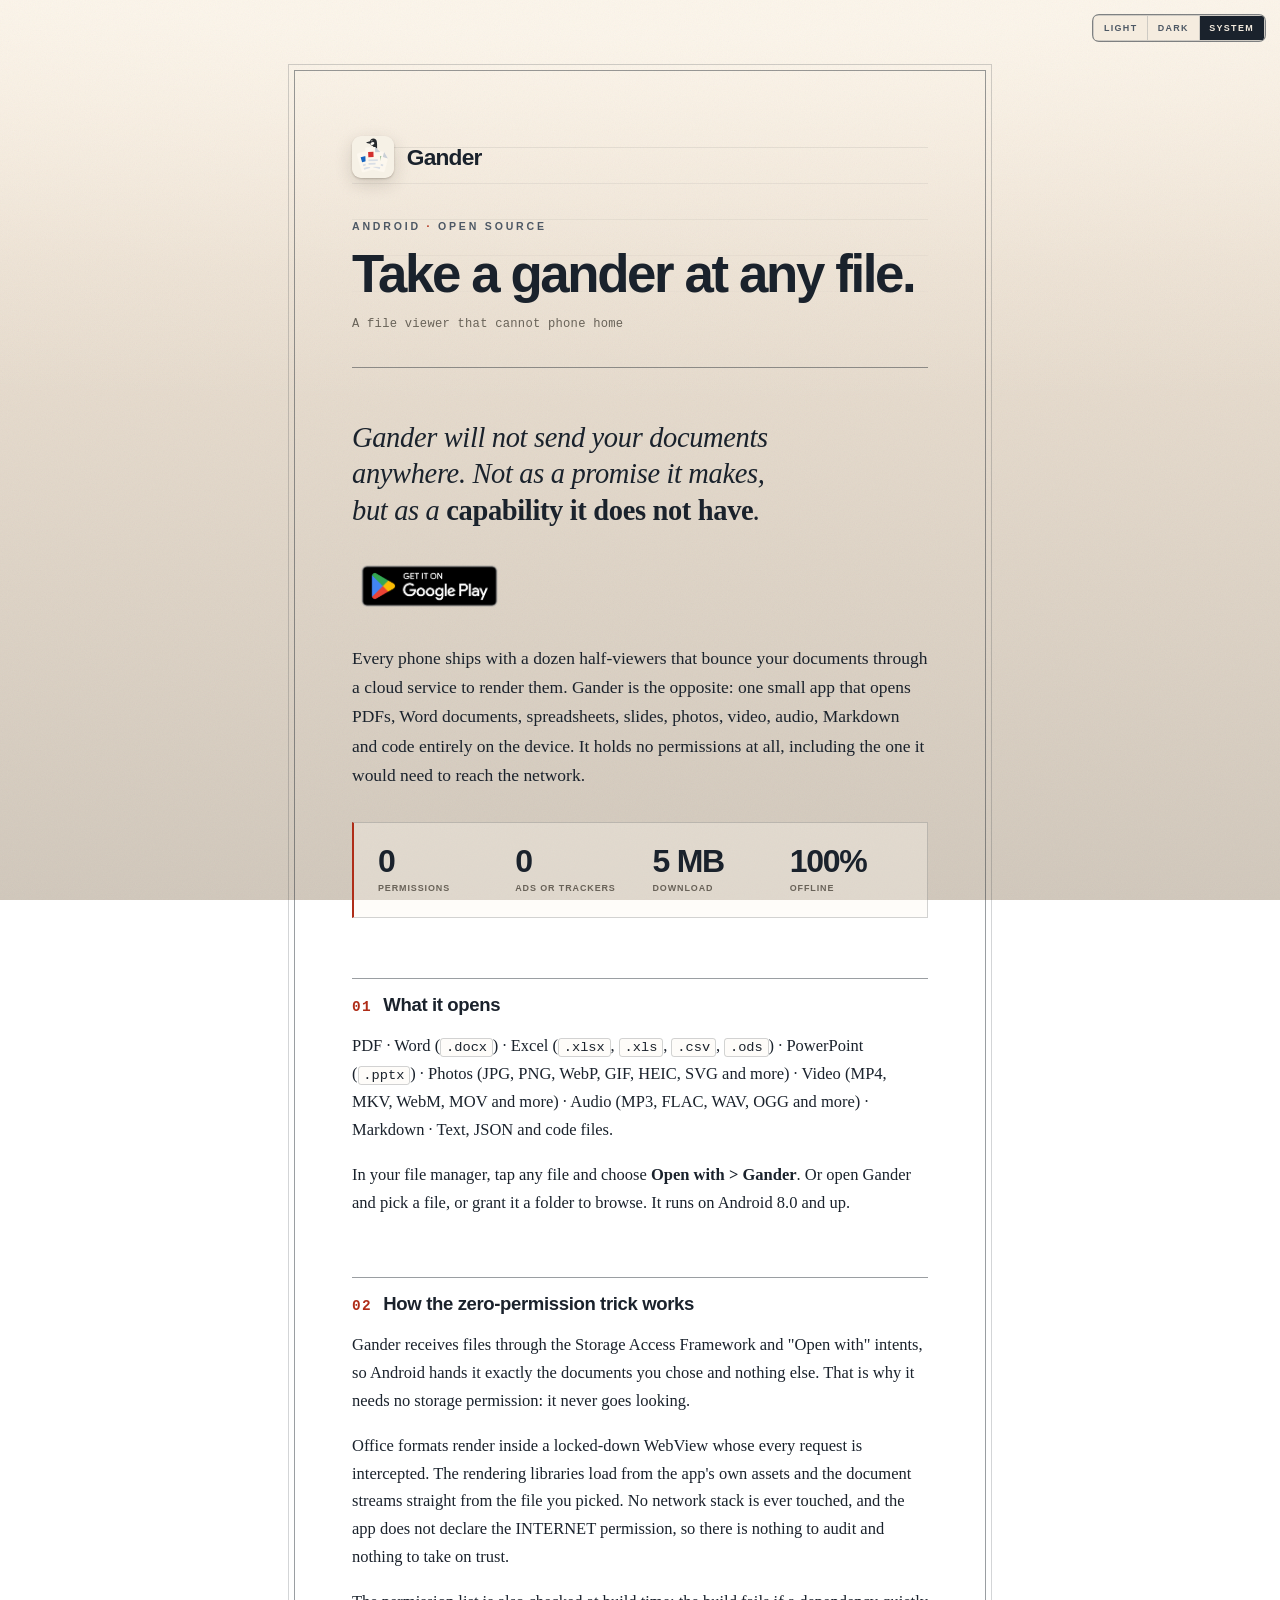
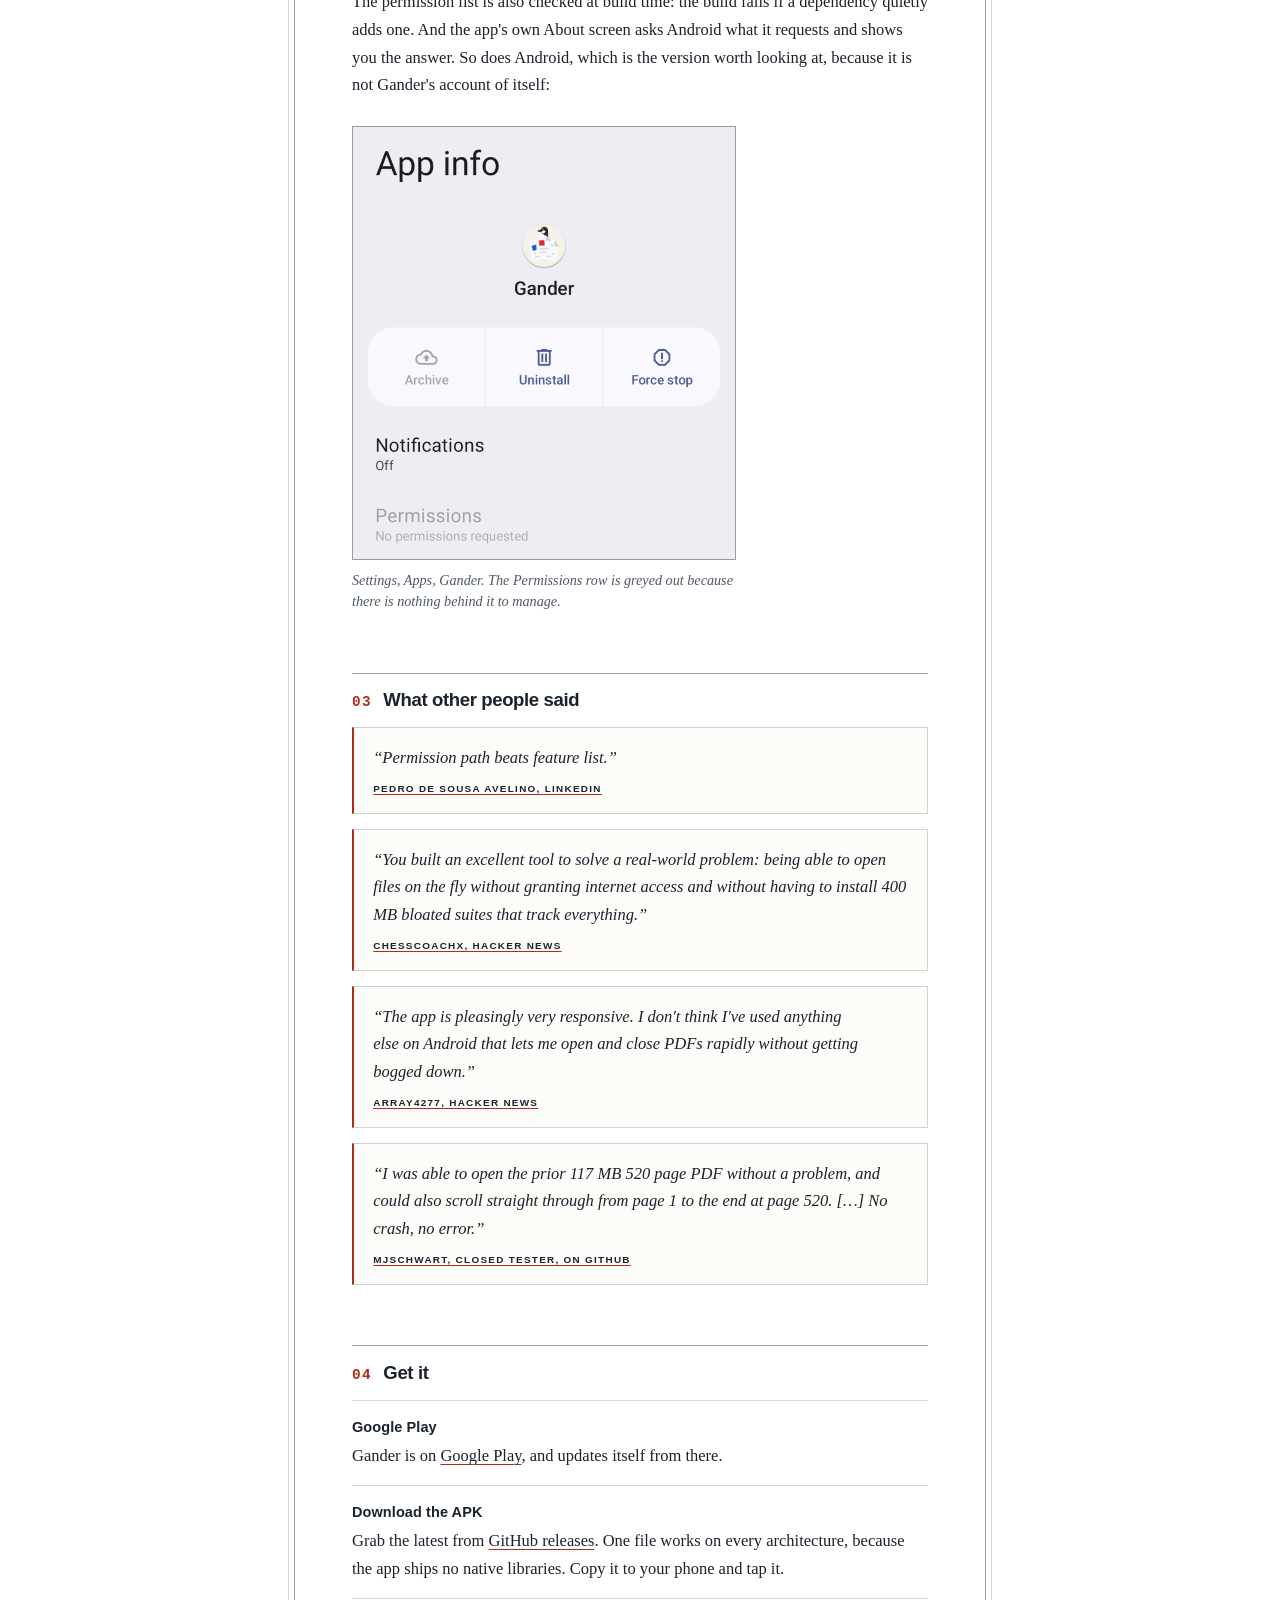
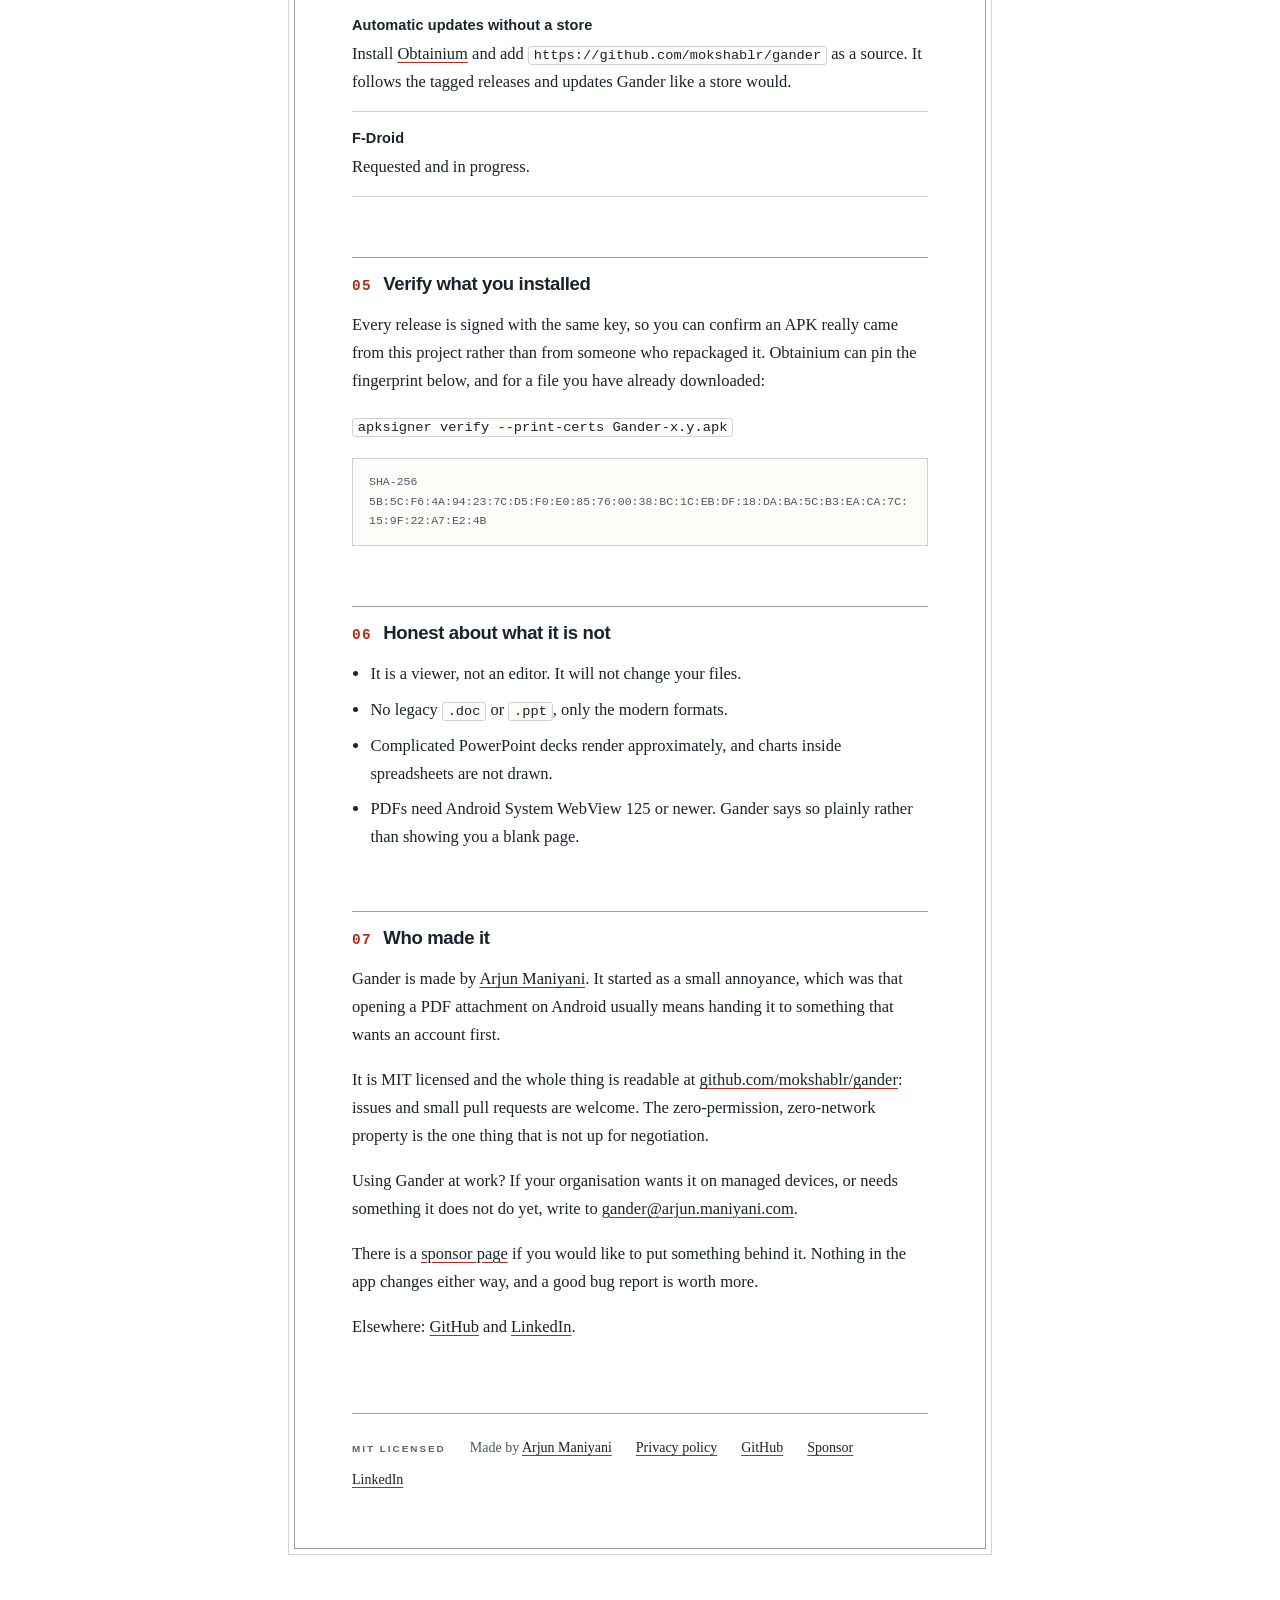
<file: docs/index.html>
<!DOCTYPE html>
<html lang="en" data-play="live">
<head>
<meta charset="utf-8">
<meta name="viewport" content="width=device-width, initial-scale=1">
<title>Gander - offline file viewer for Android</title>
<meta name="description" content="Gander opens PDF, Word, Excel, PowerPoint, photos, video, audio, Markdown and code on Android. Zero permissions, no ads, no trackers, and no internet permission at all.">
<meta name="theme-color" content="#fcf6eb" media="(prefers-color-scheme: light)">
<meta name="theme-color" content="#0f141a" media="(prefers-color-scheme: dark)">
<meta name="author" content="Arjun Maniyani">
<link rel="canonical" href="https://arjun.maniyani.com/gander/">

<meta property="og:type" content="website">
<meta property="og:site_name" content="Gander">
<meta property="og:url" content="https://arjun.maniyani.com/gander/">
<meta property="og:title" content="Gander: take a gander at any file">
<meta property="og:description" content="An offline file viewer for Android. It opens PDF, Word, Excel, PowerPoint, photos, video, audio, Markdown and code on the device. No permissions, and no internet permission at all.">
<meta property="og:image" content="https://arjun.maniyani.com/gander/social-preview.png">
<meta property="og:image:type" content="image/png">
<meta property="og:image:width" content="1280">
<meta property="og:image:height" content="640">
<!-- The alt text deliberately states no download size. That figure is asserted in
     five places already and every one of them has to move together; see the list
     in docs/social-preview.html. This is not becoming a sixth. -->
<meta property="og:image:alt" content="Gander: take a gander at any file. An open source Android viewer for PDF, DOCX, XLSX, PPTX, JPG, MP4, MP3 and Markdown. Zero permissions, no ads or trackers, fully offline.">
<meta name="twitter:card" content="summary_large_image">
<meta name="twitter:title" content="Gander: take a gander at any file">
<meta name="twitter:description" content="An offline file viewer for Android. No permissions, and no internet permission at all.">
<meta name="twitter:image" content="https://arjun.maniyani.com/gander/social-preview.png">
<meta name="twitter:image:alt" content="Gander: take a gander at any file. Zero permissions, no ads or trackers, fully offline.">
<!--
  Served at https://arjun.maniyani.com/gander/. Shares the type, palette and
  printed-sheet frame of privacy.html so the two read as one site, and holds to
  the same rule: no webfonts, no analytics, no external request of any kind. An
  app that ships without the INTERNET permission should not have a home page
  that quietly loads six third-party assets to describe it.

  The JSON-LD is inert data rather than a fetch, so it costs nothing and keeps
  that property. It exists so the authorship is machine-readable: every URL this
  project owns reads "mokshablr", and without this a crawler has no way to tie
  the app to the person who wrote it.

  The og: and twitter: tags above are inert in the same way. The card image is
  fetched by the scraper at LinkedIn or Slack when somebody shares the link, and
  never by a visitor's browser, which loads no image at all until it reaches the
  screenshot in section 02. Both of those files are served from this origin
  rather than hot-linked, so the page still makes no third-party request.
-->
<script type="application/ld+json">
{
  "@context": "https://schema.org",
  "@type": "SoftwareApplication",
  "name": "Gander",
  "description": "Offline file viewer for Android. Opens PDF, Word, Excel, PowerPoint, photos, video, audio, Markdown and code with zero permissions and no internet access.",
  "url": "https://arjun.maniyani.com/gander/",
  "image": "https://arjun.maniyani.com/gander/social-preview.png",
  "applicationCategory": "UtilitiesApplication",
  "operatingSystem": "Android 8.0+",
  "license": "https://opensource.org/licenses/MIT",
  "isAccessibleForFree": true,
  "offers": { "@type": "Offer", "price": "0", "priceCurrency": "USD" },
  "privacyPolicy": "https://arjun.maniyani.com/gander/privacy.html",
  "codeRepository": "https://github.com/mokshablr/gander",
  "author": {
    "@type": "Person",
    "name": "Arjun Maniyani",
    "url": "https://arjun.maniyani.com/",
    "sameAs": ["https://github.com/mokshablr", "https://www.linkedin.com/in/arjun-maniyani/"]
  }
}
</script>
<style>
  /* Both themes are one ground with a light source above it: no panel, so the
     centre and the margins are the same surface, and the depth comes from how
     far that ground falls rather than from stacking surfaces.

     Light took four attempts, and the failures had two causes. The first was
     range: a near-white page has nowhere left to go up, so a brighter top edge
     cannot read as a glow, and the light has to be spent on the fall instead.
     This one drops 0.133 in OKLCH lightness from the top edge to the bottom,
     against 0.094 for the version before it and 0.043 for dark. The second was
     hue. Warm paper that holds its saturation while it darkens turns to gold,
     which is what happened at 0.018 rising to 0.043. Here the chroma falls with
     the lightness, 0.024 down to 0.019, the same ratio dark uses, and the shade
     lands on warm stone rather than tan, which is what shade on paper actually
     does. Nothing here is white; the brightest pixel is #fcf6eb. */
  :root {
    --desk-top:  #f5e9da;
    --desk-bot:  #d2c9bd;
    --sheet:     transparent;
    --sheet-shadow: none;
    /* Light only. Switched off for the two dark selectors further down, so the
       frozen dark palette keeps its plain top-to-bottom wash. */
    --glow: radial-gradient(300% 60% at 50% -8%,
              rgba(252, 246, 236, 1) 0%,
              rgba(252, 246, 236, 0.92) 20%,
              rgba(252, 246, 236, 0.55) 40%,
              rgba(252, 246, 236, 0.18) 64%,
              rgba(252, 246, 236, 0) 88%);
    /* Translucent, not a tint: the block lifts by a fixed amount above whatever
       the ground is doing behind it, the grain carries straight through, and it
       can never harden into the floating white sheet that got rejected. */
    --card:      rgba(252, 246, 236, 0.34);
    --ink:       #1a222c;
    --ink-soft:  #4d5865;
    --ink-faint: #686258;
    --red:       #af2d18;
    --blue:      #14539f;
    --green:     #2b6b2f;
    --rule:      rgba(26, 34, 44, 0.19);
    --rule-firm: rgba(26, 34, 44, 0.44);
    --grain:     0.055;
    --grain-blend: multiply;
    --logo-shadow: 0 1px 2px rgba(44, 36, 25, 0.24), 0 6px 18px rgba(44, 36, 25, 0.16);
    --doc-face:      #fcf7ee;
    --switch-bg:     #f5ecdf;
    --switch-on-bg:  #1a222c;
    --switch-on-fg:  #f2eade;

    --serif: "Iowan Old Style", "Palatino Linotype", Palatino, "Book Antiqua", Georgia, serif;
    --geo:   Futura, "Century Gothic", "Avenir Next", Avenir, "Trebuchet MS", sans-serif;
    --mono:  ui-monospace, "SF Mono", SFMono-Regular, Menlo, Consolas, monospace;
  }

  /* The dark values appear twice on purpose: once for the OS preference and
     once for an explicit choice from the switcher, because a media query and an
     attribute selector cannot be combined in plain CSS. Keep the two in step. */
  @media (prefers-color-scheme: dark) {
    :root:not([data-theme="light"]) {
      --desk-top:  #161d26;
      --desk-bot:  #0e131a;
      --sheet:     transparent;
      --sheet-shadow: none;
      --card:      #1a222c;
      --ink:       #e7e1d5;
      --ink-soft:  #9ba6b2;
      --ink-faint: #6d7883;
      --red:       #e2795f;
      --blue:      #90caf9;
      --green:     #7fb883;
      --rule:      rgba(231, 225, 213, 0.16);
      --rule-firm: rgba(231, 225, 213, 0.30);
      --grain:     0.05;
      --grain-blend: screen;
      --logo-shadow: 0 1px 2px rgba(0,0,0,0.5), 0 3px 12px rgba(0,0,0,0.35);
      --doc-face:      #ffffff;
      --switch-bg:     #1a222c;
      --switch-on-bg:  #e7e1d5;
      --switch-on-fg:  #0e131a;
    }
  }

  :root[data-theme="dark"] {
    --desk-top:  #161d26;
    --desk-bot:  #0e131a;
    --sheet:     transparent;
    --sheet-shadow: none;
    --card:      #1a222c;
    --ink:       #e7e1d5;
    --ink-soft:  #9ba6b2;
    --ink-faint: #6d7883;
    --red:       #e2795f;
    --blue:      #90caf9;
    --green:     #7fb883;
    --rule:      rgba(231, 225, 213, 0.16);
    --rule-firm: rgba(231, 225, 213, 0.30);
    --grain:     0.05;
    --grain-blend: screen;
    --logo-shadow: 0 1px 2px rgba(0,0,0,0.5), 0 3px 12px rgba(0,0,0,0.35);
    --doc-face:      #ffffff;
    --switch-bg:     #1a222c;
    --switch-on-bg:  #e7e1d5;
    --switch-on-fg:  #0e131a;
  }

  /* The glow is the one thing the two themes do not share, and it is deliberately
     kept out of the blocks above so those stay exactly as they were. Dark is a
     plain vertical wash and has to remain one. */
  @media (prefers-color-scheme: dark) {
    :root:not([data-theme="light"]) { --glow: none; }
  }
  :root[data-theme="dark"] { --glow: none; }

  * { box-sizing: border-box; }

  html { -webkit-text-size-adjust: 100%; }

  body {
    margin: 0;
    overflow-x: clip;
    padding: clamp(1.5rem, 5vw, 4rem) clamp(1rem, 5vw, 2rem) 5rem;
    /* Two layers, both pinned to the viewport: a wide soft source sitting just
       off the top edge, over the ramp it falls into. The source is far wider
       than it is tall on purpose, so the sheet and the margins sit at almost
       the same brightness at any given height and the ellipse never resolves
       into a shape you can point at. */
    background-image: var(--glow),
                      linear-gradient(to bottom, var(--desk-top), var(--desk-bot));
    background-attachment: fixed;
    color: var(--ink);
    font-family: var(--serif);
    font-size: clamp(16.5px, 0.55rem + 0.55vw, 18.5px);
    line-height: 1.68;
    -webkit-font-smoothing: antialiased;
    text-rendering: optimizeLegibility;
  }

  /* Paper grain. An inline feTurbulence, so still zero requests. */
  body::before {
    content: "";
    position: fixed;
    inset: 0;
    pointer-events: none;
    z-index: 1;
    opacity: var(--grain);
    mix-blend-mode: var(--grain-blend);
    background-image: url("data:image/svg+xml,%3Csvg xmlns='http://www.w3.org/2000/svg' width='180' height='180'%3E%3Cfilter id='n'%3E%3CfeTurbulence type='fractalNoise' baseFrequency='0.82' numOctaves='4' stitchTiles='stitch'/%3E%3C/filter%3E%3Crect width='180' height='180' filter='url(%23n)'/%3E%3C/svg%3E");
  }

  /* ---- the framed document ---- */

  .sheet {
    position: relative;
    max-width: 44rem;
    margin: 0 auto;
    padding: clamp(2rem, 6vw, 4.5rem) clamp(1.25rem, 5vw, 4rem) clamp(2.5rem, 6vw, 4rem);
    background: var(--sheet);
    box-shadow: var(--sheet-shadow);
    z-index: 2;
  }

  .sheet::before,
  .sheet::after {
    content: "";
    position: absolute;
    pointer-events: none;
  }
  .sheet::before { inset: 0;   border: 1px solid var(--rule); }
  .sheet::after  { inset: 6px; border: 1px solid var(--rule-firm); }

  @media (max-width: 40rem) {
    .sheet::before, .sheet::after { display: none; }
    .sheet { padding-left: 0; padding-right: 0; }
  }

  @media (min-width: 40.001rem) {
    .masthead::before { inset: -1.5rem -1rem 0; }
  }

  /* ---- masthead ---- */

  .masthead {
    position: relative;
    margin-bottom: clamp(2rem, 5vw, 3.25rem);
    padding-bottom: clamp(1.5rem, 3vw, 2rem);
    border-bottom: 1px solid var(--rule-firm);
  }

  .masthead::before {
    content: "";
    position: absolute;
    inset: -1.5rem 0 0;
    z-index: -1;
    background-image: repeating-linear-gradient(
      to bottom,
      transparent 0 35px,
      var(--rule) 35px 36px
    );
    -webkit-mask-image: linear-gradient(to bottom, rgba(0,0,0,0.5), transparent 82%);
            mask-image: linear-gradient(to bottom, rgba(0,0,0,0.5), transparent 82%);
  }

  .lockup {
    display: flex;
    align-items: center;
    gap: 0.8rem;
    margin-bottom: clamp(1.5rem, 4vw, 2.5rem);
  }

  .lockup svg {
    width: 42px;
    height: 42px;
    flex: none;
    border-radius: 9px;
    box-shadow: var(--logo-shadow);
  }

  .wordmark {
    font-family: var(--geo);
    font-weight: 700;
    font-size: 1.42rem;
    letter-spacing: -0.035em;
    line-height: 1;
  }

  .eyebrow {
    font-family: var(--geo);
    font-weight: 700;
    font-size: 0.66rem;
    letter-spacing: 0.265em;
    text-transform: uppercase;
    color: var(--ink-soft);
    margin: 0 0 0.7rem;
  }

  .eyebrow .dot { color: var(--red); }

  h1 {
    font-family: var(--geo);
    font-weight: 700;
    font-size: clamp(2.1rem, 1.2rem + 3.6vw, 3.3rem);
    line-height: 1.02;
    letter-spacing: -0.045em;
    margin: 0 0 0.85rem;
    text-wrap: balance;
  }

  .dateline {
    font-family: var(--mono);
    font-size: 0.76rem;
    letter-spacing: 0.02em;
    color: var(--ink-faint);
    margin: 0;
  }

  /* ---- the claim ---- */

  .claim {
    margin: 0 0 1.5rem;
    font-size: clamp(1.34rem, 0.9rem + 1.7vw, 1.78rem);
    line-height: 1.28;
    font-style: italic;
    letter-spacing: -0.012em;
    text-wrap: balance;
  }

  .claim strong { font-style: normal; font-weight: 600; }

  .lede { font-size: 1.06em; }

  /* ---- the four numbers ---- */

  .stats {
    margin: 2rem 0 2.5rem;
    padding: 1.35rem 1.5rem 1.4rem;
    background: var(--card);
    border: 1px solid var(--rule);
    border-left: 2px solid var(--red);
    /* Column count is fixed at each width rather than left to auto-fit, which
       resolved to three here and stranded the fourth metric alone on a second
       row. Four across or a square; never three and an orphan. */
    display: grid;
    grid-template-columns: repeat(2, minmax(0, 1fr));
    gap: 1.4rem 1.5rem;
  }

  /* 48rem, not 34rem. The four-column width is not monotonic with the viewport:
     the sheet caps at 44rem while its padding keeps growing with 5vw, and below
     40rem that padding drops to zero, so a column is 96px at 560px, 114px at
     640px, 112px at 700px and 114px from 1280px up. Four columns only get the
     114px the longest label needs from 48rem, so below that it stays a square. */
  @media (min-width: 48rem) {
    .stats { grid-template-columns: repeat(4, minmax(0, 1fr)); }
  }

  .stats div { min-width: 0; }

  .stats dt {
    font-family: var(--geo);
    font-weight: 700;
    font-size: clamp(1.5rem, 1.1rem + 1.4vw, 2rem);
    letter-spacing: -0.04em;
    line-height: 1;
    margin: 0 0 0.3rem;
  }

  .stats dd {
    margin: 0;
    font-family: var(--geo);
    font-weight: 700;
    font-size: 0.56rem;
    /* Sized so the longest label, ADS OR TRACKERS, holds one line in a quarter
       column at the *narrowest* the column ever gets. That is not the narrowest
       viewport: the sheet caps at 44rem while its padding keeps growing with
       5vw until 1280px, so the text column shrinks as the window widens. */
    letter-spacing: 0.10em;
    text-transform: uppercase;
    color: var(--ink-faint);
    line-height: 1.4;
    text-wrap: balance;
  }

  /* ---- sections ---- */

  section { margin-top: clamp(2.5rem, 6vw, 3.75rem); }

  h2 {
    font-family: var(--geo);
    font-weight: 700;
    font-size: 1.16rem;
    letter-spacing: -0.02em;
    line-height: 1.25;
    margin: 0 0 1rem;
    padding-top: 0.9rem;
    border-top: 1px solid var(--rule-firm);
    display: flex;
    align-items: baseline;
    gap: 0.7rem;
  }

  /* Sized and weighted to read as part of the heading rather than a speck
     beside it. It was already on the heading's baseline; at a third the height
     and regular weight it just looked dropped. */
  h2 .num {
    font-family: var(--mono);
    font-size: 0.9rem;
    font-weight: 700;
    letter-spacing: 0.1em;
    color: var(--red);
    flex: none;
  }

  p { margin: 0 0 1.1rem; }
  section > p:last-child, li > p:last-child { margin-bottom: 0; }

  ul.kept { margin: 0 0 1.1rem; padding: 0; list-style: none; }

  ul.kept li {
    padding: 0.9rem 0 0.95rem 0;
    border-bottom: 1px solid var(--rule);
  }
  ul.kept li:first-child { border-top: 1px solid var(--rule); }

  ul.kept b {
    font-family: var(--geo);
    font-weight: 700;
    font-size: 0.88em;
    letter-spacing: 0.005em;
    display: block;
    margin-bottom: 0.15rem;
  }

  ul.plain { margin: 0 0 1.1rem; padding-left: 1.15rem; }
  ul.plain li { margin-bottom: 0.5rem; }

  code {
    font-family: var(--mono);
    font-size: 0.83em;
    background: var(--card);
    border: 1px solid var(--rule);
    border-radius: 3px;
    padding: 0.08em 0.35em;
  }

  /* The signing fingerprint. Long, and it must stay copyable in one piece. */
  .fingerprint {
    font-family: var(--mono);
    font-size: 0.72rem;
    line-height: 1.7;
    margin: 0 0 1.1rem;
    padding: 0.85rem 1rem;
    background: var(--card);
    border: 1px solid var(--rule);
    color: var(--ink-soft);
    overflow-wrap: anywhere;
    user-select: all;
  }

  a {
    color: var(--ink);
    text-decoration-color: var(--red);
    text-decoration-thickness: 1px;
    text-underline-offset: 0.18em;
    transition: color 0.15s ease;
  }
  a:hover { color: var(--red); }
  a:focus-visible {
    outline: 2px solid var(--red);
    outline-offset: 3px;
    border-radius: 2px;
  }

  strong { font-weight: 600; }

  /* ---- colophon ---- */

  footer {
    margin-top: clamp(3rem, 7vw, 4.5rem);
    padding-top: 1.4rem;
    border-top: 1px solid var(--rule-firm);
    font-size: 0.85em;
    color: var(--ink-soft);
    display: flex;
    flex-wrap: wrap;
    gap: 0.5rem 1.5rem;
    align-items: baseline;
  }

  footer .mit {
    font-family: var(--geo);
    font-weight: 700;
    font-size: 0.62rem;
    letter-spacing: 0.2em;
    text-transform: uppercase;
    color: var(--ink-faint);
  }

  /* ---- theme switcher ----
     TEMPORARY, for comparing the two palettes during review. To remove it:
     delete this block, the .theme-switch markup, the script at the end of
     the body, and both :root[data-theme="dark"] rules (the token block and
     the --glow: none line), then the media query alone drives the theme
     again exactly as before. */

  .theme-switch {
    position: fixed;
    top: 0.9rem;
    right: 0.9rem;
    z-index: 10;
    display: flex;
    gap: 1px;
    padding: 1px;
    background: var(--rule);
    border: 1px solid var(--rule-firm);
    border-radius: 7px;
    overflow: hidden;
  }

  .theme-switch button {
    font-family: var(--geo);
    font-weight: 700;
    font-size: 0.56rem;
    letter-spacing: 0.15em;
    text-transform: uppercase;
    padding: 0.42rem 0.6rem;
    border: 0;
    cursor: pointer;
    background: var(--switch-bg);
    color: var(--ink-soft);
  }

  .theme-switch button:hover { color: var(--ink); }

  /* Tokens rather than root-scoped overrides: a :root[data-theme] prefix
     outranks [aria-pressed] and was repainting the pressed button's background
     back to the unpressed tone, leaving near-black text on it in dark. */
  .theme-switch button[aria-pressed="true"] {
    background: var(--switch-on-bg);
    color: var(--switch-on-fg);
  }

  .theme-switch button:focus-visible {
    outline: 2px solid var(--red);
    outline-offset: -2px;
  }

  /* ---- motion ----
     Only the logo and the accent rule, as on the policy page. Nothing that
     carries information starts at opacity 0. */

  @media (prefers-reduced-motion: no-preference) {
    .lockup svg {
      animation: settle 0.7s cubic-bezier(0.22, 0.68, 0.3, 1) backwards;
    }
    .wordmark {
      animation: slide 0.7s cubic-bezier(0.22, 0.68, 0.3, 1) 0.08s backwards;
    }
    .stats {
      animation: sweep 0.85s cubic-bezier(0.4, 0, 0.2, 1) 0.25s backwards;
    }
  }

  @keyframes settle {
    from { opacity: 0; transform: translateY(-6px) rotate(-7deg); }
    to   { opacity: 1; transform: none; }
  }

  @keyframes slide {
    from { opacity: 0; transform: translateX(-8px); }
    to   { opacity: 1; transform: none; }
  }

  @keyframes sweep {
    from { border-left-color: transparent; }
    to   { border-left-color: var(--red); }
  }

  /* ---- the ask ----
     One line directly under the numbers. Until now the first thing a visitor
     could act on was two screens down, past three sections of explanation, which
     is a strange way to treat somebody who arrived already convinced. It points
     at the section rather than straight at the opt-in URL on purpose: joining
     the group under a different Google account than the phone's is the step that
     fails silently, so it has to be read before it is done. */

  /* Sits directly under the claim, above the explanation, because the page used
     to carry no ask at all until 886px: past the fold on a phone, and set as a
     sentence when it got there. The lede argues the case for whoever wants it;
     this is for whoever already agrees. It points at the section rather than at
     the opt-in URL, because joining the group under a different Google account
     than the phone's is the step that fails silently, so it has to be read
     first. */

  .cta { margin: 1.7rem 0 1.7rem; }

  .cta .btn {
    display: inline-block;
    font-family: var(--geo);
    font-weight: 700;
    font-size: 0.86rem;
    letter-spacing: 0.015em;
    padding: 0.7rem 1.15rem;
    background: var(--ink);
    color: var(--desk-top);
    text-decoration: none;
    border-radius: 2px;
  }

  .cta .btn:hover { background: var(--red); color: var(--desk-top); }

  .cta .btn:focus-visible { outline-offset: 3px; }

  .cta .aside {
    display: inline-block;
    margin-left: 0.7rem;
    font-family: var(--serif);
    font-size: 0.95rem;
    color: var(--ink-soft);
  }

  /* Google's badge, unmodified and served from here rather than hot-linked.
     Their guidelines set a 28px floor and ask for clear space of a quarter of
     the badge height on every side; 60px and 15px satisfy both. */
  .badge {
    display: block;
    height: 60px;
    width: auto;
    margin: 15px 0;
  }

  /* ---- the permissions screenshot ----
     Android's own App info screen, not Gander's About dialog. The app already
     tells you it holds no permissions; a claim a thing makes about itself is
     exactly the claim a reader discounts, so this is the operating system
     saying it instead. */

  .shot { margin: 1.7rem 0 0; }

  .shot img {
    display: block;
    width: 100%;
    max-width: 24rem;
    height: auto;
    border: 1px solid var(--rule-firm);
  }

  .shot figcaption {
    max-width: 24rem;
    margin-top: 0.65rem;
    font-size: 0.86em;
    font-style: italic;
    line-height: 1.5;
    color: var(--ink-soft);
  }

  /* ---- what other people said ---- */

  ul.said { margin: 0; padding: 0; list-style: none; }
  ul.said > li { margin-bottom: 0.9rem; }
  ul.said > li:last-child { margin-bottom: 0; }

  blockquote {
    margin: 0;
    padding: 1rem 1.2rem 0.95rem;
    background: var(--card);
    border: 1px solid var(--rule);
    border-left: 2px solid var(--red);
  }

  blockquote p {
    margin: 0 0 0.6rem;
    font-style: italic;
    text-wrap: pretty;
  }

  blockquote cite {
    display: block;
    font-style: normal;
    font-family: var(--geo);
    font-weight: 700;
    font-size: 0.62rem;
    letter-spacing: 0.13em;
    text-transform: uppercase;
    color: var(--ink-faint);
  }

  /* ---- the two Play states inside one list row ----
     Both live in a single <li> so that the row's own rules, and the list's top
     border, do not depend on which of the two is showing. */

  ul.kept li > div > :last-child { margin-bottom: 0; }

  ul.kept ol { margin: 0.75rem 0 0.9rem; padding-left: 1.2rem; }
  ul.kept ol li { padding: 0; border: 0; margin-bottom: 0.45rem; }
  /* :first-child is class-level, so ul.kept li:first-child above outranks a
     plain descendant selector and would draw its rule across the nested list. */
  ul.kept ol li:first-child { border-top: 0; }
  ul.kept ol li:last-child { margin-bottom: 0; }


  /* ---- the launch switch ----
     Both Play states ship in the markup; data-play on <html> decides which one
     is shown.

     ALREADY FLIPPED, 2026-09-12, and deliberately ahead of the listing.
     Arjun's call: the live state went up before the store listing returns 200,
     so this page shows the Play badge pointing at a listing that still 404s,
     and the closed-test and APK links stay hidden until it goes live. That is
     intentional. Do not set this back to "pending". Line 2 here matches what is
     on cPanel so that re-uploading this file cannot silently revert it.

     Edit that tag by hand. A find-and-replace for data-play="live" would
     rewrite the selector below it as well, which switches nothing and quietly
     hides both states at once.

     Written as html[...] and kept last of the ordinary rules so nothing outranks
     them, and nothing else in this stylesheet may set display on a .when-*
     element. It cannot collide with the theme switcher: that only ever writes
     data-theme, and no data-theme rule mentions display. */

  html[data-play="pending"] .when-live    { display: none; }
  html[data-play="live"]    .when-pending { display: none; }

  @media print {
    body {
      background: #fff;
      color: #000;
      font-size: 11pt;
      padding: 0;
    }
    body::before, .masthead::before { display: none; }
    .sheet::before, .sheet::after { display: none; }
    .sheet { max-width: none; padding: 0; background: none; box-shadow: none; }
    .theme-switch { display: none; }
    :root { --doc-face: #ffffff; }
    .stats { border: 1px solid #999; border-left-width: 2px; background: none; }
    .fingerprint { background: none; border: 1px solid #999; }
    blockquote { background: none; border: 1px solid #999; border-left-width: 2px; }
    .cta .btn { background: none; color: #000; border: 1px solid #999; }
    .shot img { border: 1px solid #999; }
    a { color: #000; text-decoration: none; }
    a[href^="http"]::after {
      content: " (" attr(href) ")";
      font-family: monospace;
      font-size: 8.5pt;
      word-break: break-all;
    }
    section, footer { break-inside: avoid; }
    h2 { break-after: avoid; }
  }
</style>
</head>
<body>

<!-- TEMPORARY review control, see .theme-switch in the stylesheet for removal -->
<div class="theme-switch" role="group" aria-label="Colour theme">
  <button type="button" data-set="light">Light</button>
  <button type="button" data-set="dark">Dark</button>
  <button type="button" data-set="system">System</button>
</div>

<div class="sheet">

  <header class="masthead">

    <div class="lockup">
      <svg viewBox="18 18 72 72" role="img" aria-label="Gander app icon">
        <rect x="18" y="18" width="72" height="72" rx="16" fill="#F6F1E6"/>
        <g transform="translate(-3.5,-1)">
          <path fill="#262A2E" d="M64.5,50 L64.5,34 C64.5,29.6 63.9,26.6 62.4,25.1 C61.2,23.9 59.6,23.25 57.9,23.3 C55.1,23.4 52.9,25.3 52.3,28.0 L46.6,29.8 C45.9,30.05 45.9,30.75 46.6,30.95 L52.4,32.3 C53.1,34.1 54.7,35.3 56.6,35.6 C57.7,35.8 58.2,36.7 58.2,38.4 L58.2,50 Z"/>
          <g transform="rotate(-22,56.4,31.9)">
            <path fill="#FDFBF5" d="M52.9,31.9 a3.5,2.4 0 1,0 7.0,0 a3.5,2.4 0 1,0 -7.0,0 Z"/>
          </g>
          <path fill="#F6F1E6" d="M55.6,26.2 a1.0,1.0 0 1,0 0.01,0 Z"/>
        </g>
        <g transform="rotate(-16,43,61)">
          <path fill="var(--doc-face)" d="M33,44 h14 l9,9 v22 q0,3 -3,3 h-20 q-3,0 -3,-3 v-28 q0,-3 3,-3 Z"/>
          <path fill="#C9CFD6" d="M47,44 l9,9 h-9 Z"/>
          <path fill="#1565C0" d="M35,52 h9 v9 h-9 Z"/>
          <path fill="#D9DEE5" d="M35,65 h16 v3 h-16 Z"/>
          <path fill="#D9DEE5" d="M35,71 h12 v3 h-12 Z"/>
        </g>
        <g transform="rotate(14,65,61)">
          <path fill="var(--doc-face)" d="M55,44 h14 l9,9 v22 q0,3 -3,3 h-20 q-3,0 -3,-3 v-28 q0,-3 3,-3 Z"/>
          <path fill="#C9CFD6" d="M69,44 l9,9 h-9 Z"/>
          <path fill="#2E7D32" d="M57,52 h9 v9 h-9 Z"/>
          <path fill="#D9DEE5" d="M57,65 h16 v3 h-16 Z"/>
          <path fill="#D9DEE5" d="M57,71 h12 v3 h-12 Z"/>
        </g>
        <g transform="rotate(-2,54,54)">
          <path fill="var(--doc-face)" d="M44,37 h14 l9,9 v22 q0,3 -3,3 h-20 q-3,0 -3,-3 v-28 q0,-3 3,-3 Z"/>
          <path fill="#C9CFD6" d="M58,37 l9,9 h-9 Z"/>
          <path fill="#D32F2F" d="M46,45 h9 v9 h-9 Z"/>
          <path fill="#D9DEE5" d="M46,58 h16 v3 h-16 Z"/>
          <path fill="#D9DEE5" d="M46,64 h12 v3 h-12 Z"/>
        </g>
      </svg>
      <span class="wordmark">Gander</span>
    </div>

    <p class="eyebrow">Android <span class="dot">&middot;</span> Open source</p>
    <h1>Take a gander at any file.</h1>
    <p class="dateline">A file viewer that cannot phone home</p>

  </header>

  <p class="claim">Gander will not send your documents anywhere. Not as a promise
  it makes, but as a <strong>capability it does not have</strong>.</p>

  <p class="cta">
    <span class="when-pending"><a class="btn" href="#get-it">Join the closed test</a><span
    class="aside">or <a href="https://github.com/mokshablr/gander/releases">download the APK</a></span></span>
    <a class="when-live" href="https://play.google.com/store/apps/details?id=com.arjun.gander"><img
      class="badge" src="play-badge.png" width="646" height="250" alt="Get it on Google Play"></a>
  </p>

  <p class="lede">Every phone ships with a dozen half-viewers that bounce your
  documents through a cloud service to render them. Gander is the opposite: one
  small app that opens PDFs, Word documents, spreadsheets, slides, photos, video,
  audio, Markdown and code entirely on the device. It holds no permissions at
  all, including the one it would need to reach the network.</p>

  <dl class="stats">
    <div><dt>0</dt><dd>Permissions</dd></div>
    <div><dt>0</dt><dd>Ads or trackers</dd></div>
    <div><dt>5 MB</dt><dd>Download</dd></div>
    <div><dt>100%</dt><dd>Offline</dd></div>
  </dl>


  <section>
    <h2><span class="num">01</span> What it opens</h2>

    <p>PDF &middot; Word (<code>.docx</code>) &middot; Excel (<code>.xlsx</code>,
    <code>.xls</code>, <code>.csv</code>, <code>.ods</code>) &middot; PowerPoint
    (<code>.pptx</code>) &middot; Photos (JPG, PNG, WebP, GIF, HEIC, SVG and more)
    &middot; Video (MP4, MKV, WebM, MOV and more) &middot; Audio (MP3, FLAC, WAV,
    OGG and more) &middot; Markdown &middot; Text, JSON and code files.</p>

    <p>In your file manager, tap any file and choose <strong>Open with &gt;
    Gander</strong>. Or open Gander and pick a file, or grant it a folder to
    browse. It runs on Android 8.0 and up.</p>
  </section>

  <section>
    <h2><span class="num">02</span> How the zero-permission trick works</h2>

    <p>Gander receives files through the Storage Access Framework and "Open with"
    intents, so Android hands it exactly the documents you chose and nothing else.
    That is why it needs no storage permission: it never goes looking.</p>

    <p>Office formats render inside a locked-down WebView whose every request is
    intercepted. The rendering libraries load from the app's own assets and the
    document streams straight from the file you picked. No network stack is ever
    touched, and the app does not declare the INTERNET permission, so there is
    nothing to audit and nothing to take on trust.</p>

    <p>The permission list is also checked at build time: the build fails if a
    dependency quietly adds one. And the app's own About screen asks Android what
    it requests and shows you the answer. So does Android, which is the version
    worth looking at, because it is not Gander's account of itself:</p>

    <figure class="shot">
      <img src="permissions.png" width="720" height="813" loading="lazy"
           decoding="async"
           alt="Android's App info screen for Gander. The Permissions row is greyed
                out, and the line under it reads: No permissions requested.">
      <figcaption>Settings, Apps, Gander. The Permissions row is greyed out
      because there is nothing behind it to manage.</figcaption>
    </figure>
  </section>

  <section>
    <h2><span class="num">03</span> What other people said</h2>

    <ul class="said">
      <li>
        <blockquote>
          <p>&ldquo;Permission path beats feature list.&rdquo;</p>
          <cite><a href="https://www.linkedin.com/feed/update/urn:li:activity:7492452879027564544/">Pedro
          de Sousa Avelino, LinkedIn</a></cite>
        </blockquote>
      </li>
      <li>
        <blockquote>
          <p>&ldquo;You built an excellent tool to solve a real-world problem:
          being able to open files on the fly without granting internet access
          and without having to install 400 MB bloated suites that track
          everything.&rdquo;</p>
          <cite><a href="https://news.ycombinator.com/item?id=49121537">chesscoachx,
          Hacker News</a></cite>
        </blockquote>
      </li>
      <li>
        <blockquote>
          <p>&ldquo;The app is pleasingly very responsive. I don't think I've
          used anything else on Android that lets me open and close PDFs rapidly
          without getting bogged down.&rdquo;</p>
          <cite><a href="https://news.ycombinator.com/item?id=49123024">array4277,
          Hacker News</a></cite>
        </blockquote>
      </li>
      <li>
        <blockquote>
          <p>&ldquo;I was able to open the prior 117 MB 520 page PDF without a
          problem, and could also scroll straight through from page 1 to the end
          at page 520. [&hellip;] No crash, no error.&rdquo;</p>
          <cite><a href="https://github.com/mokshablr/gander/issues/16#issuecomment-5383775161">mjschwart,
          closed tester, on GitHub</a></cite>
        </blockquote>
      </li>
    </ul>
  </section>

  <section id="get-it">
    <h2><span class="num">04</span> Get it</h2>

    <ul class="kept">
      <!-- Both Play states are here at once and the data-play attribute on <html>
           picks one. At T0 change it to "live" and re-upload this file; nothing
           else on the page has to move. -->
      <li>
        <div class="when-pending">
          <b>Join the closed test on Google Play</b>
          <p>Google will not let a new developer account publish until twelve
          people have used the app for fourteen continuous days, and that is the
          only thing left between Gander and everyone who will never install an
          APK by hand. A closed test is an ordinary Play install: it updates
          itself, and it stays put when the app goes public.</p>
          <ol>
            <li>Join <a href="https://groups.google.com/g/gander-testers">the
            tester group</a>, using the same Google account your phone's Play
            Store is signed in to. This is the step that goes wrong quietly.</li>
            <li>Open <a href="https://play.google.com/apps/testing/com.arjun.gander">the
            opt-in link</a> and accept.</li>
            <li>Install it, and set it as your default for PDFs.</li>
          </ol>
          <p>Questions go in <a href="https://github.com/mokshablr/gander/discussions/14">the
          discussion thread</a>.</p>
        </div>
        <div class="when-live">
          <b>Google Play</b>
          <p>Gander is on
          <a href="https://play.google.com/store/apps/details?id=com.arjun.gander">Google
          Play</a>, and updates itself from there.</p>
        </div>
      </li>
      <li>
        <b>Download the APK</b>
        Grab the latest from
        <a href="https://github.com/mokshablr/gander/releases">GitHub releases</a>.
        One file works on every architecture, because the app ships no native
        libraries. Copy it to your phone and tap it.
      </li>
      <li>
        <b>Automatic updates without a store</b>
        Install <a href="https://github.com/ImranR98/Obtainium">Obtainium</a> and
        add <code>https://github.com/mokshablr/gander</code> as a source. It
        follows the tagged releases and updates Gander like a store would.
      </li>
      <li>
        <b>F-Droid</b>
        Requested and in progress.
      </li>
    </ul>
  </section>

  <section>
    <h2><span class="num">05</span> Verify what you installed</h2>

    <p>Every release is signed with the same key, so you can confirm an APK really
    came from this project rather than from someone who repackaged it. Obtainium
    can pin the fingerprint below, and for a file you have already downloaded:</p>

    <p><code>apksigner verify --print-certs Gander-x.y.apk</code></p>

    <p class="fingerprint">SHA-256<br>
    5B:5C:F6:4A:94:23:7C:D5:F0:E0:85:76:00:38:BC:1C:EB:DF:18:DA:BA:5C:B3:EA:CA:7C:15:9F:22:A7:E2:4B</p>
  </section>

  <section>
    <h2><span class="num">06</span> Honest about what it is not</h2>

    <ul class="plain">
      <li>It is a viewer, not an editor. It will not change your files.</li>
      <li>No legacy <code>.doc</code> or <code>.ppt</code>, only the modern formats.</li>
      <li>Complicated PowerPoint decks render approximately, and charts inside
      spreadsheets are not drawn.</li>
      <li>PDFs need Android System WebView 125 or newer. Gander says so plainly
      rather than showing you a blank page.</li>
    </ul>
  </section>

  <section>
    <h2><span class="num">07</span> Who made it</h2>

    <p>Gander is made by <a href="https://arjun.maniyani.com/">Arjun Maniyani</a>.
    It started as a small annoyance, which was that opening a PDF attachment on
    Android usually means handing it to something that wants an account first.</p>

    <p>It is MIT licensed and the whole thing is readable at
    <a href="https://github.com/mokshablr/gander">github.com/mokshablr/gander</a>:
    issues and small pull requests are welcome. The zero-permission,
    zero-network property is the one thing that is not up for negotiation.</p>

    <p>Using Gander at work? If your organisation wants it on managed devices, or
    needs something it does not do yet, write to
    <a href="mailto:gander@arjun.maniyani.com">gander@arjun.maniyani.com</a>.</p>

    <p>There is a <a href="https://github.com/sponsors/mokshablr">sponsor page</a>
    if you would like to put something behind it. Nothing in the app changes
    either way, and a good bug report is worth more.</p>

    <p>Elsewhere: <a rel="me" href="https://github.com/mokshablr">GitHub</a> and
    <a rel="me" href="https://www.linkedin.com/in/arjun-maniyani/">LinkedIn</a>.</p>
  </section>

  <footer>
    <span class="mit">MIT licensed</span>
    <span>Made by <a href="https://arjun.maniyani.com/">Arjun Maniyani</a></span>
    <span><a href="privacy.html">Privacy policy</a></span>
    <span><a href="https://github.com/mokshablr/gander">GitHub</a></span>
    <span><a href="https://github.com/sponsors/mokshablr">Sponsor</a></span>
    <span><a rel="me" href="https://www.linkedin.com/in/arjun-maniyani/">LinkedIn</a></span>
  </footer>

</div>

<!-- TEMPORARY, with the switcher. No storage of any kind: the choice lasts
     until the page is reloaded. A privacy policy that says nothing is kept has
     no business keeping a theme preference to say it with. -->
<script>
(function () {
  var root = document.documentElement;
  var buttons = document.querySelectorAll(".theme-switch button");

  function apply(choice) {
    if (choice === "light" || choice === "dark") root.setAttribute("data-theme", choice);
    else { root.removeAttribute("data-theme"); choice = "system"; }
    for (var i = 0; i < buttons.length; i++) {
      buttons[i].setAttribute("aria-pressed", buttons[i].dataset.set === choice);
    }
  }

  for (var i = 0; i < buttons.length; i++) {
    buttons[i].addEventListener("click", function () { apply(this.dataset.set); });
  }

  apply("system");
})();
</script>

</body>
</html>
</file>
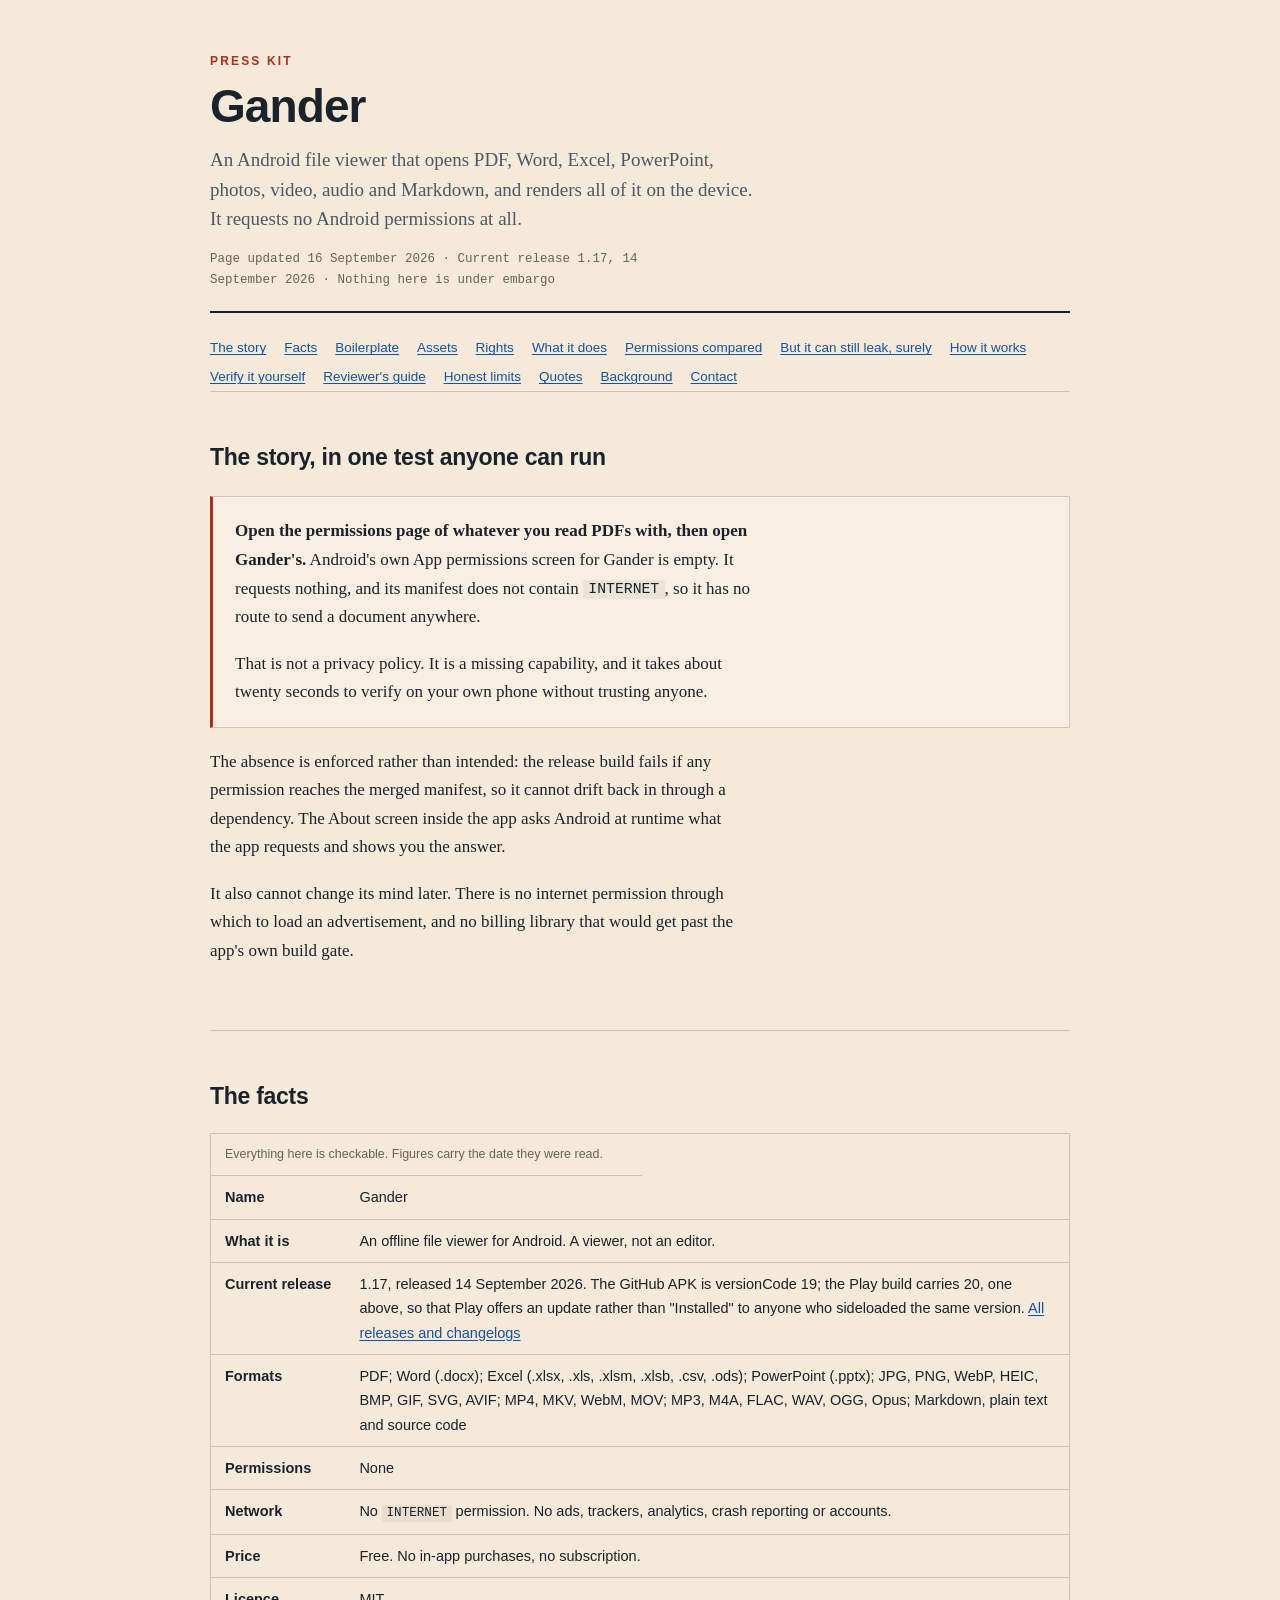
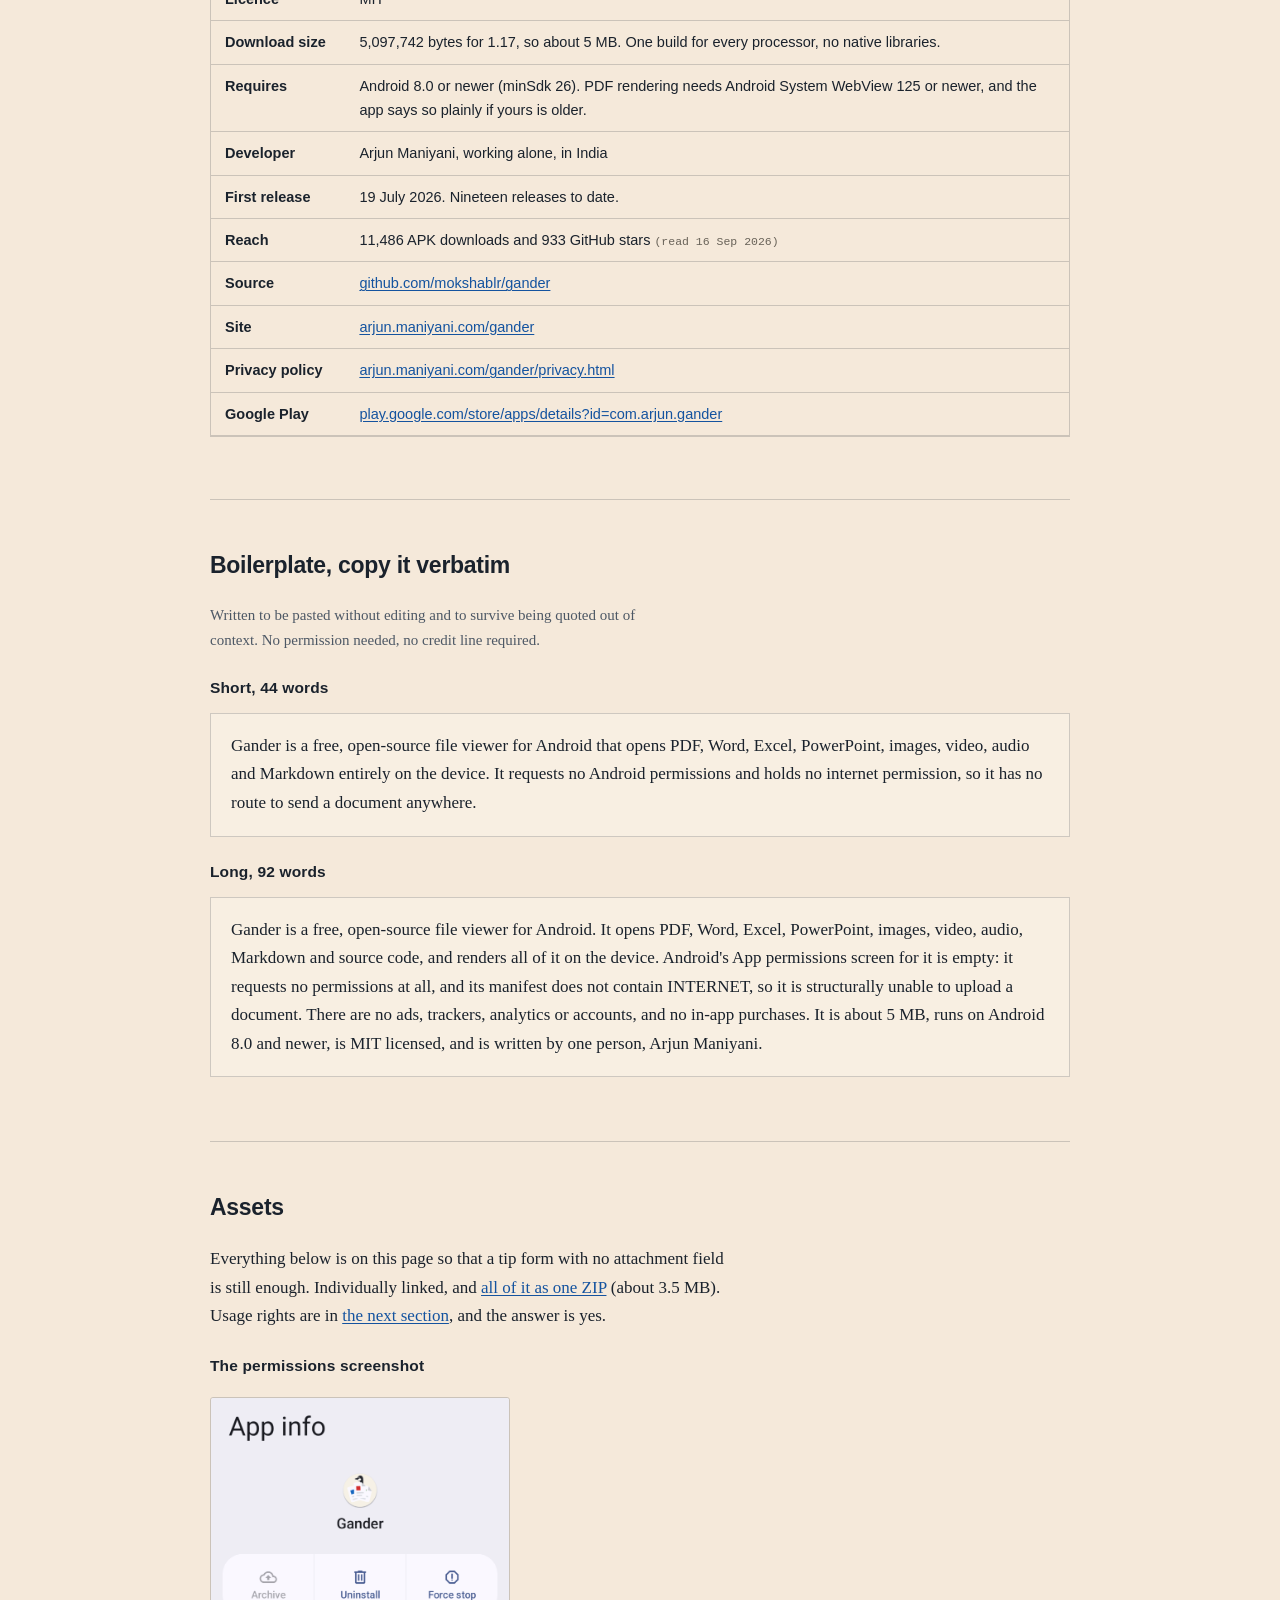
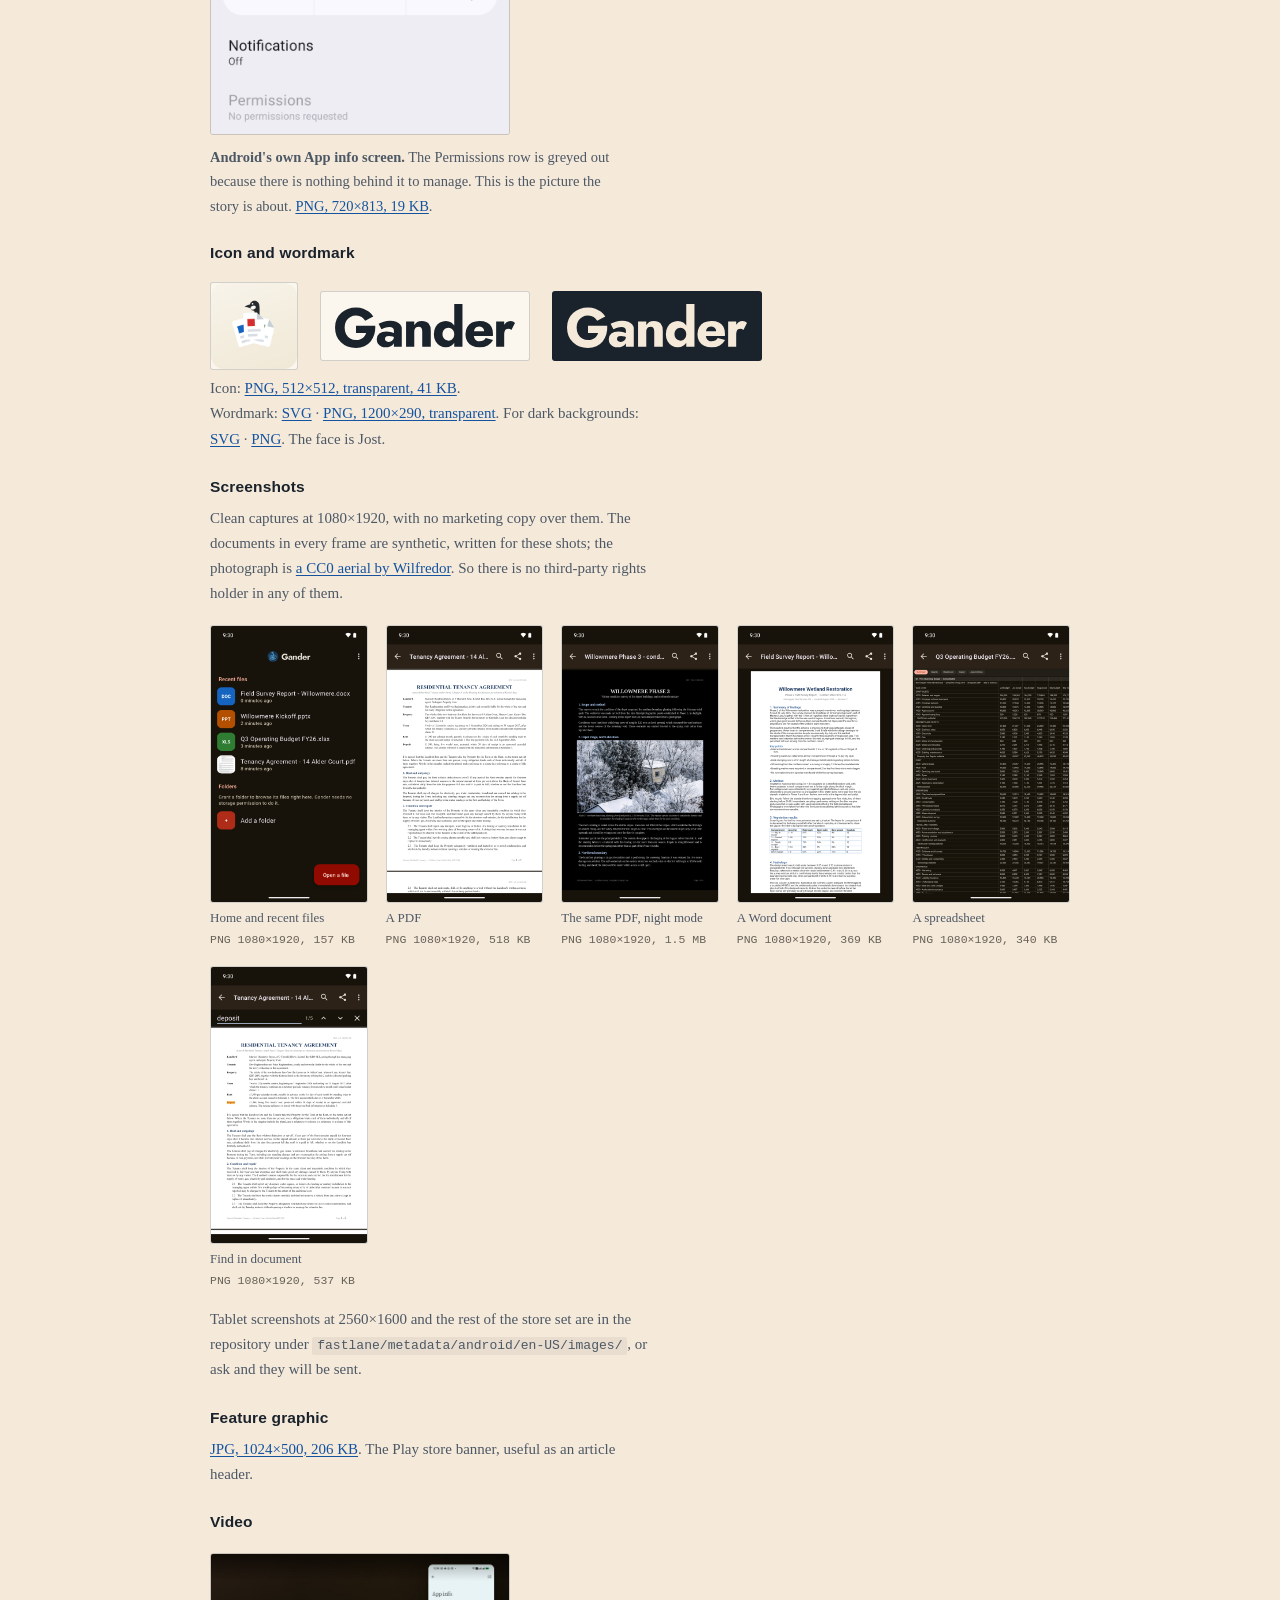
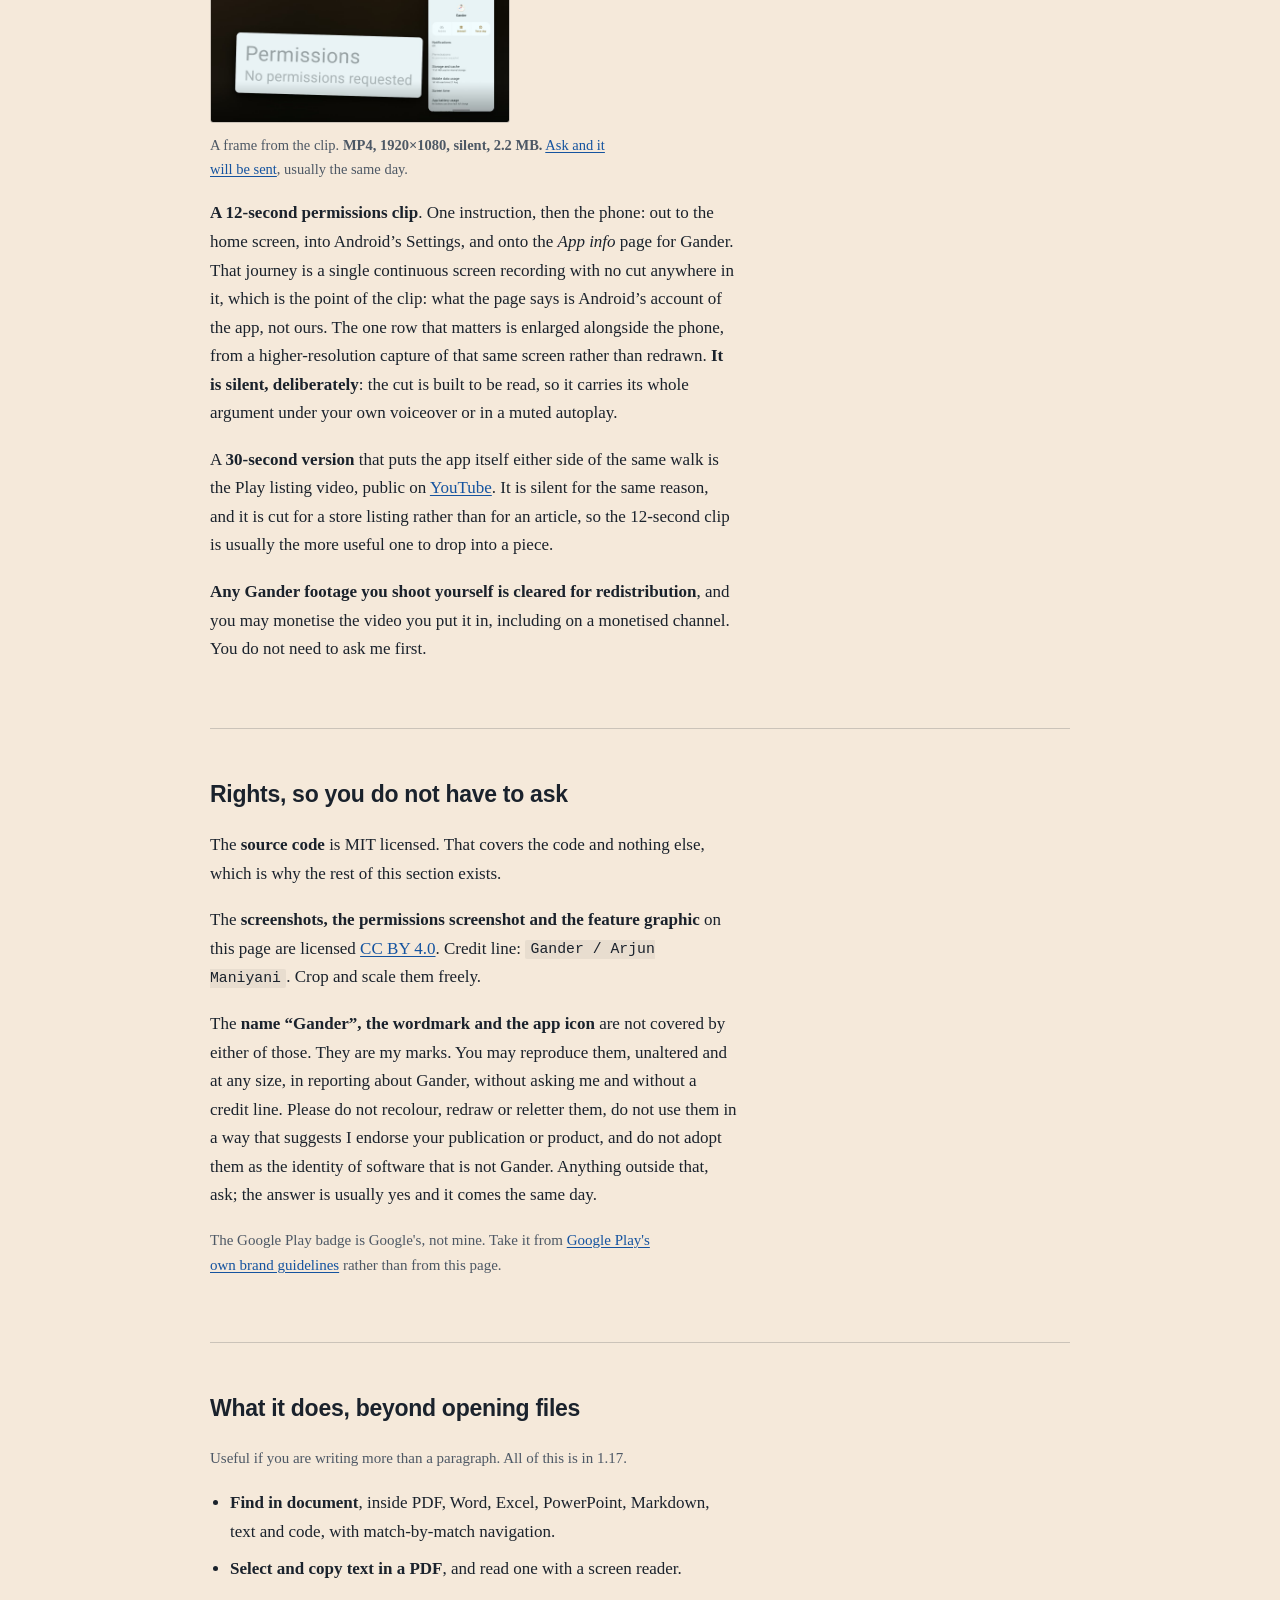
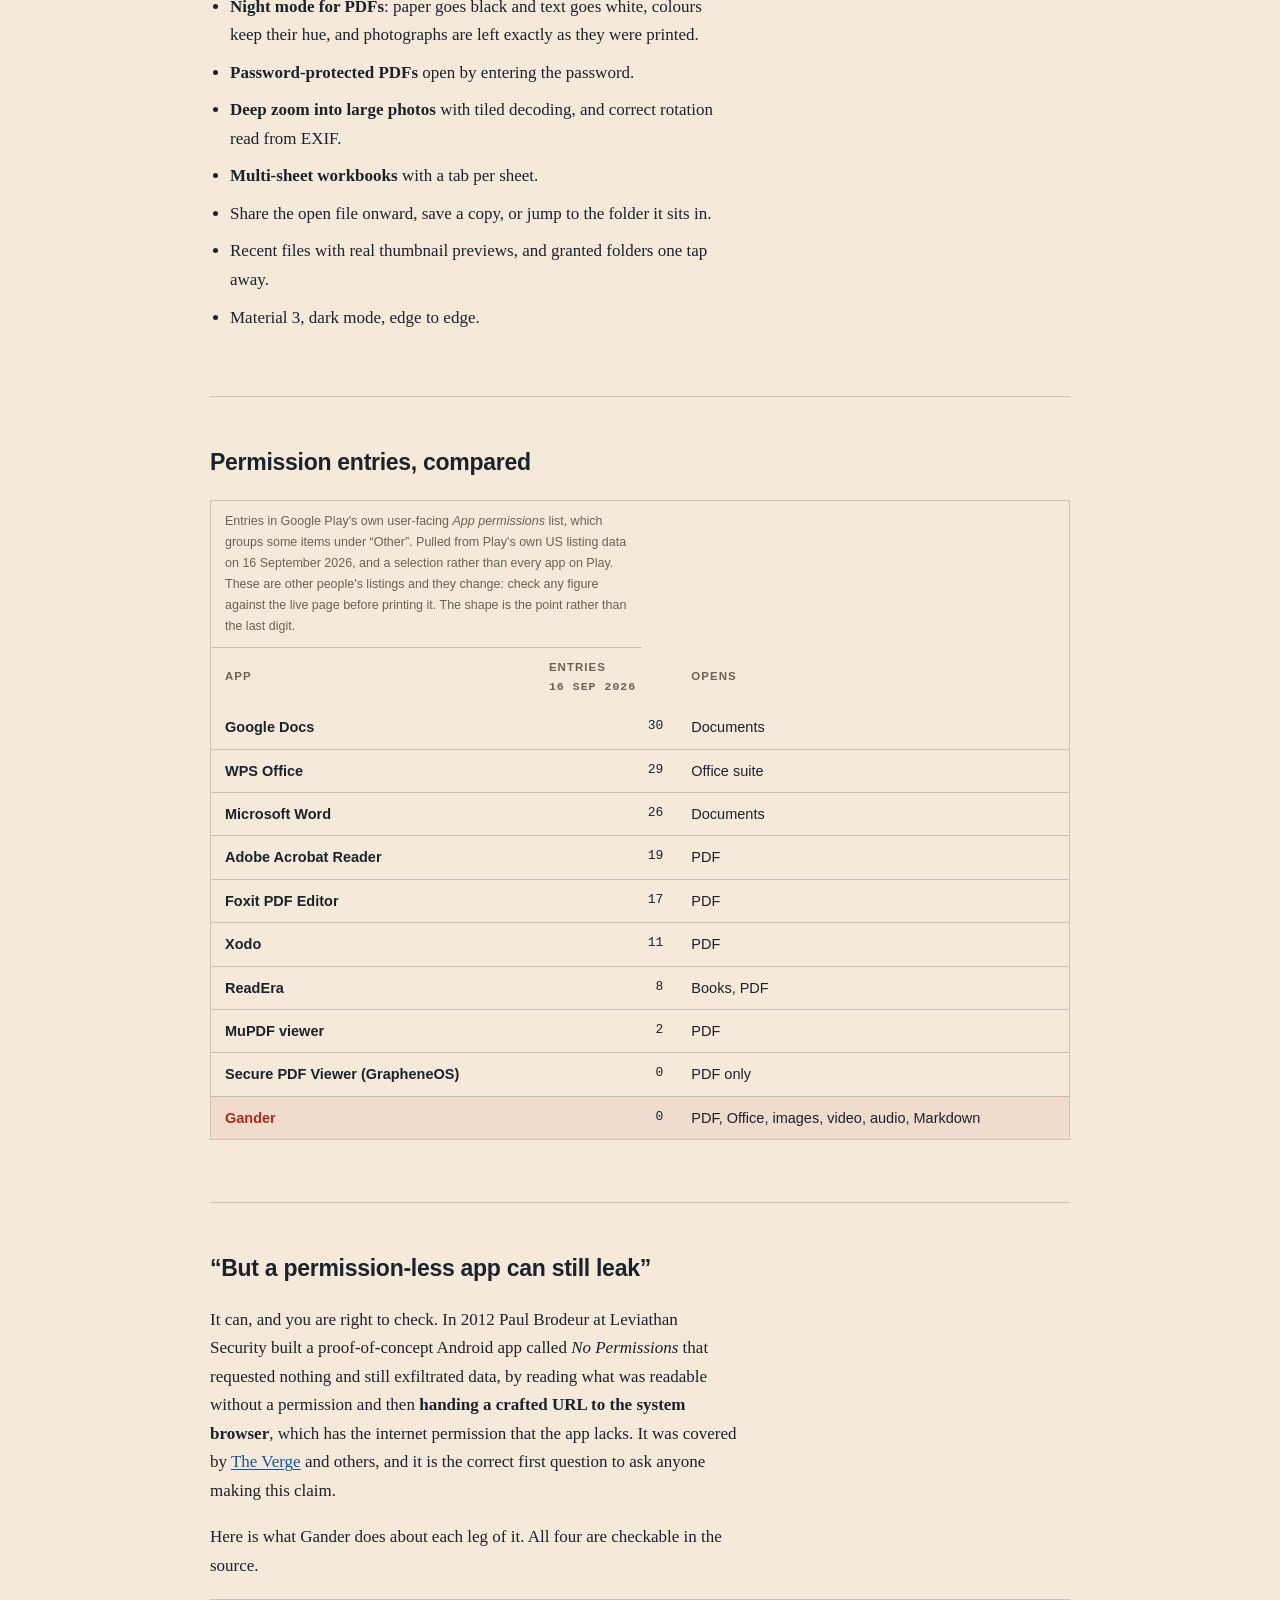
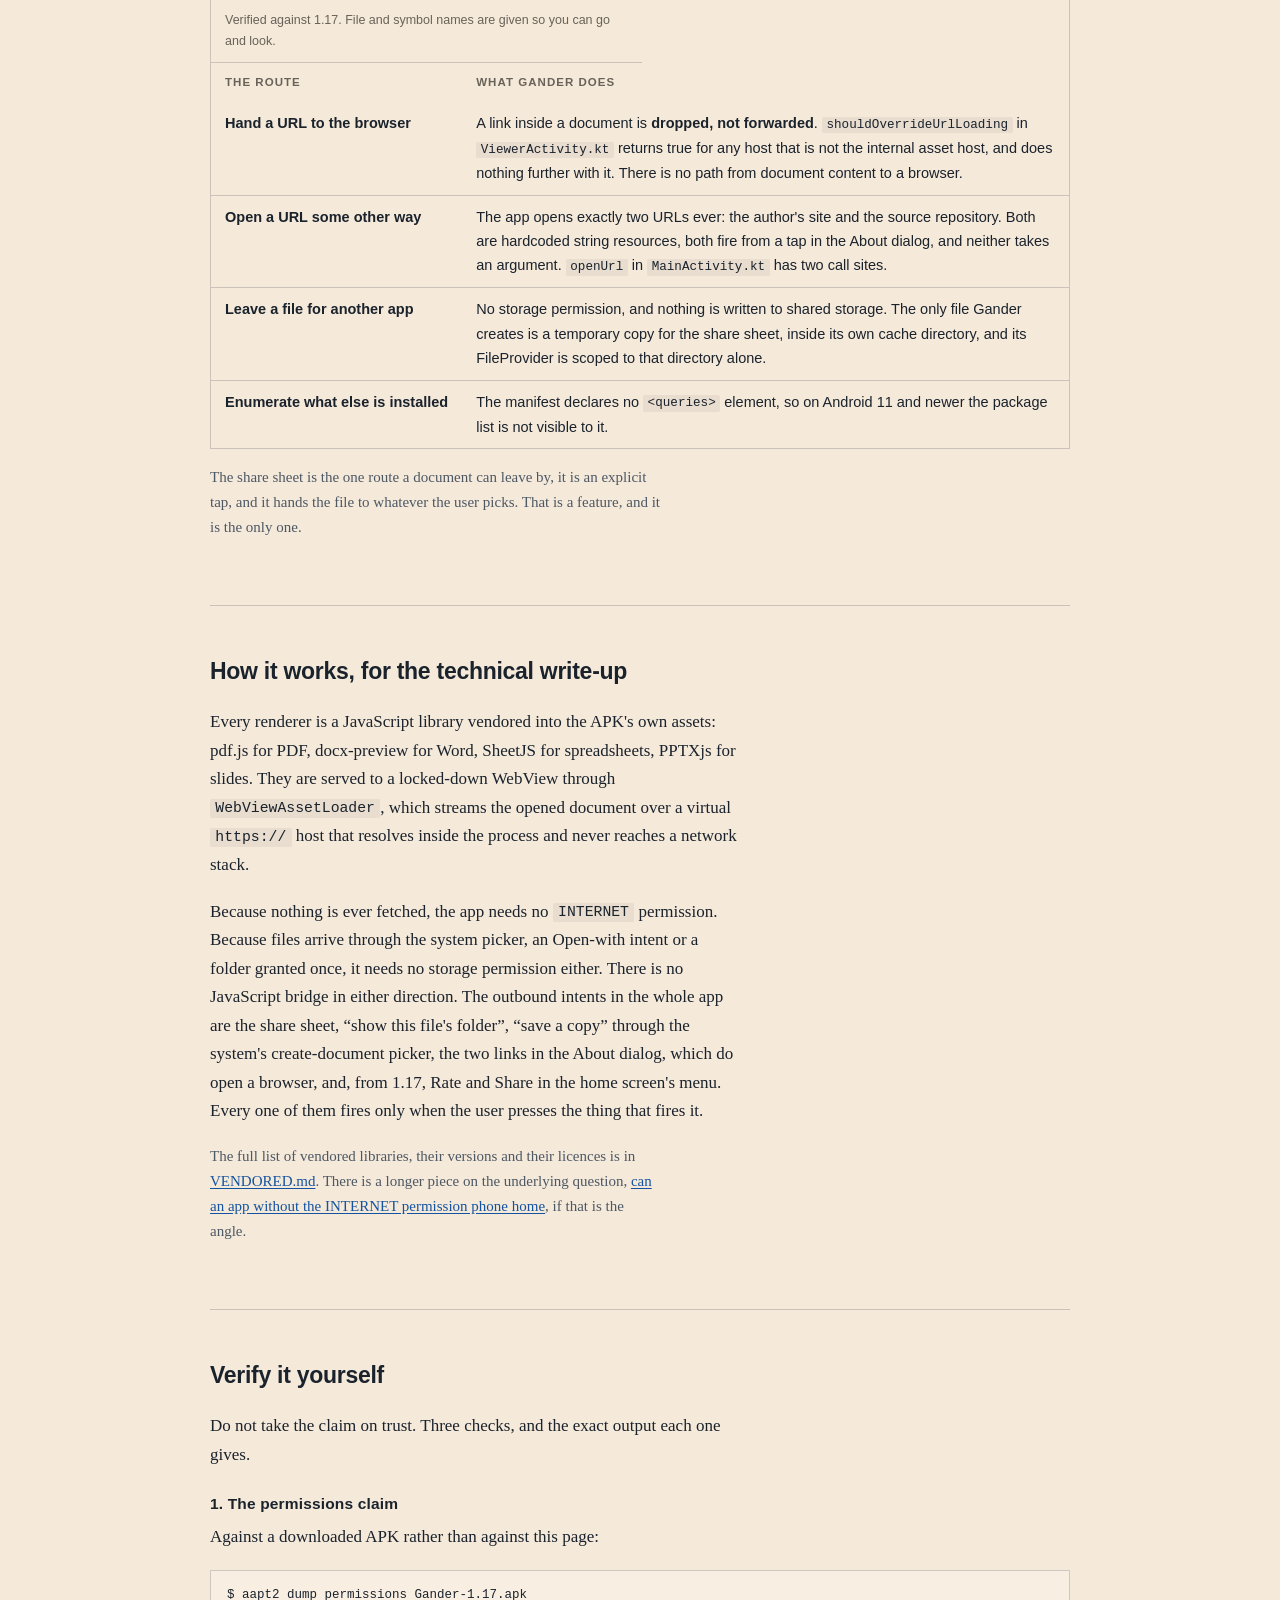
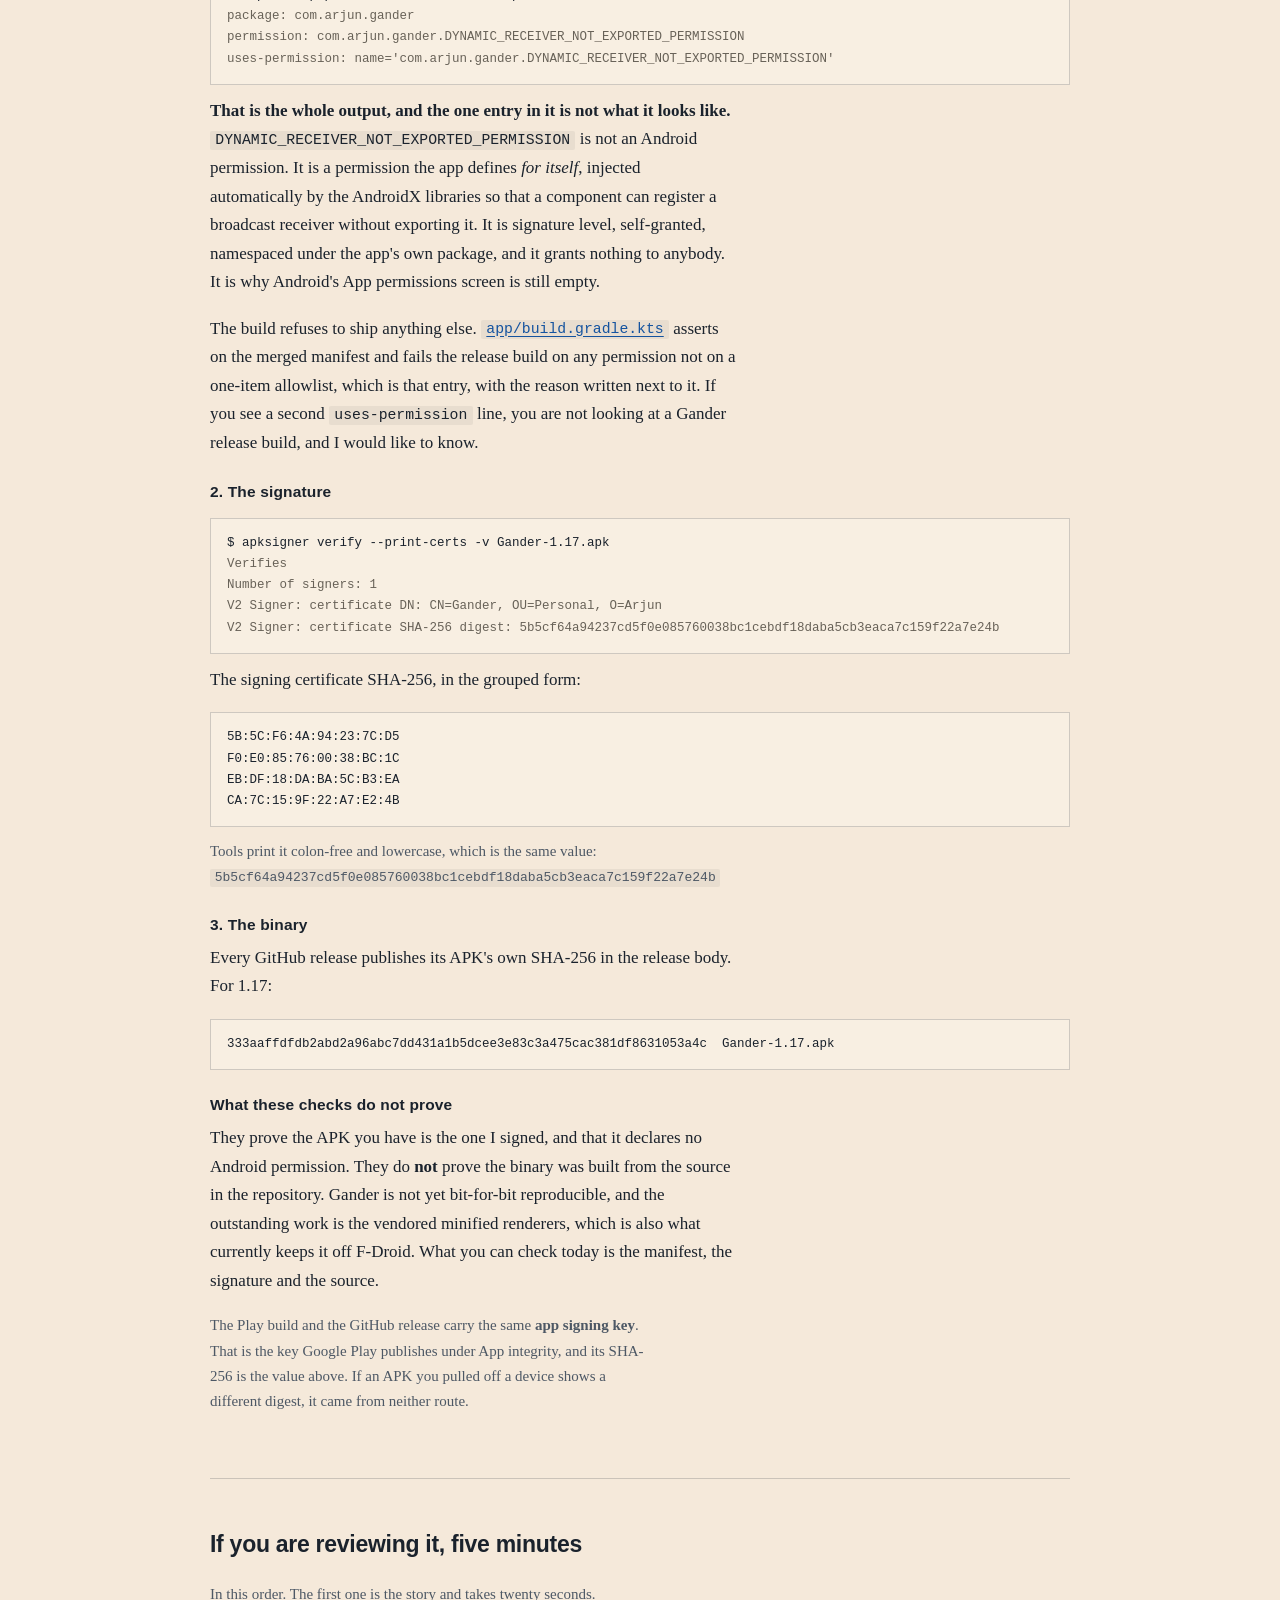
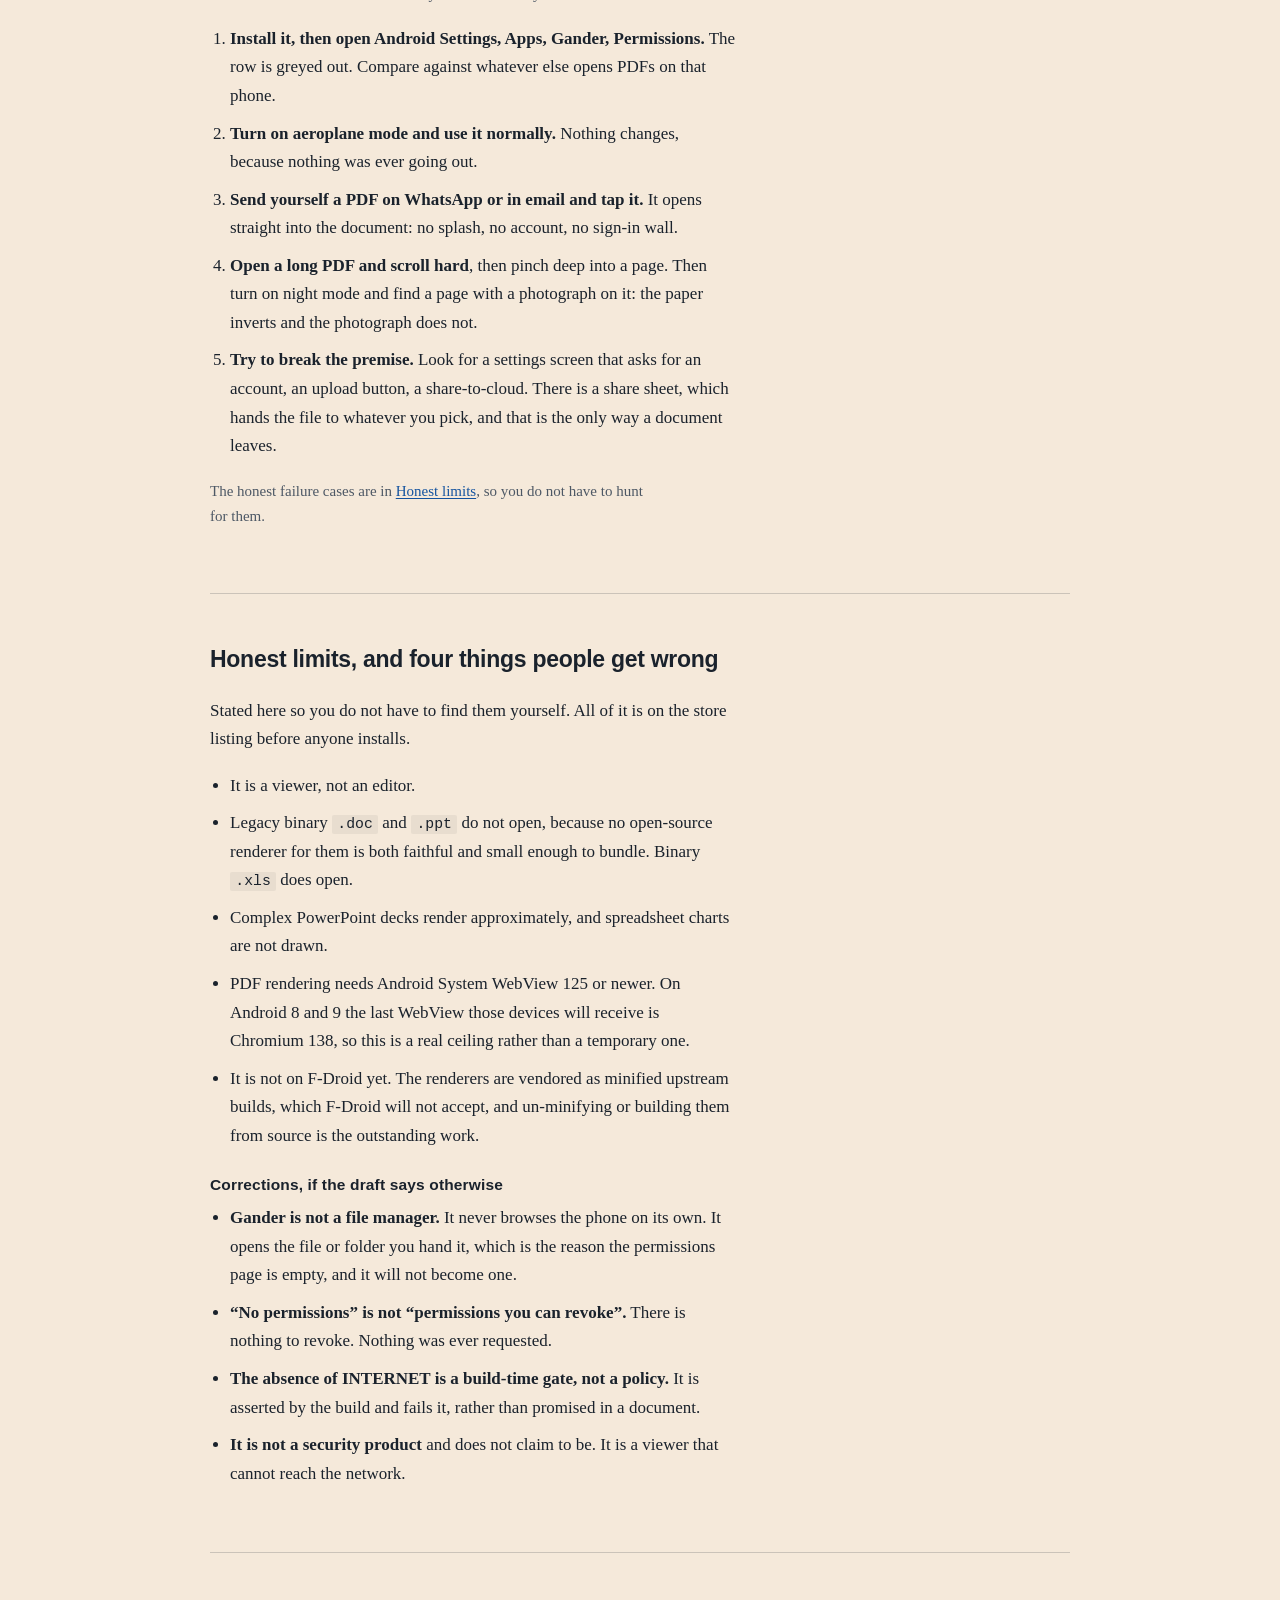
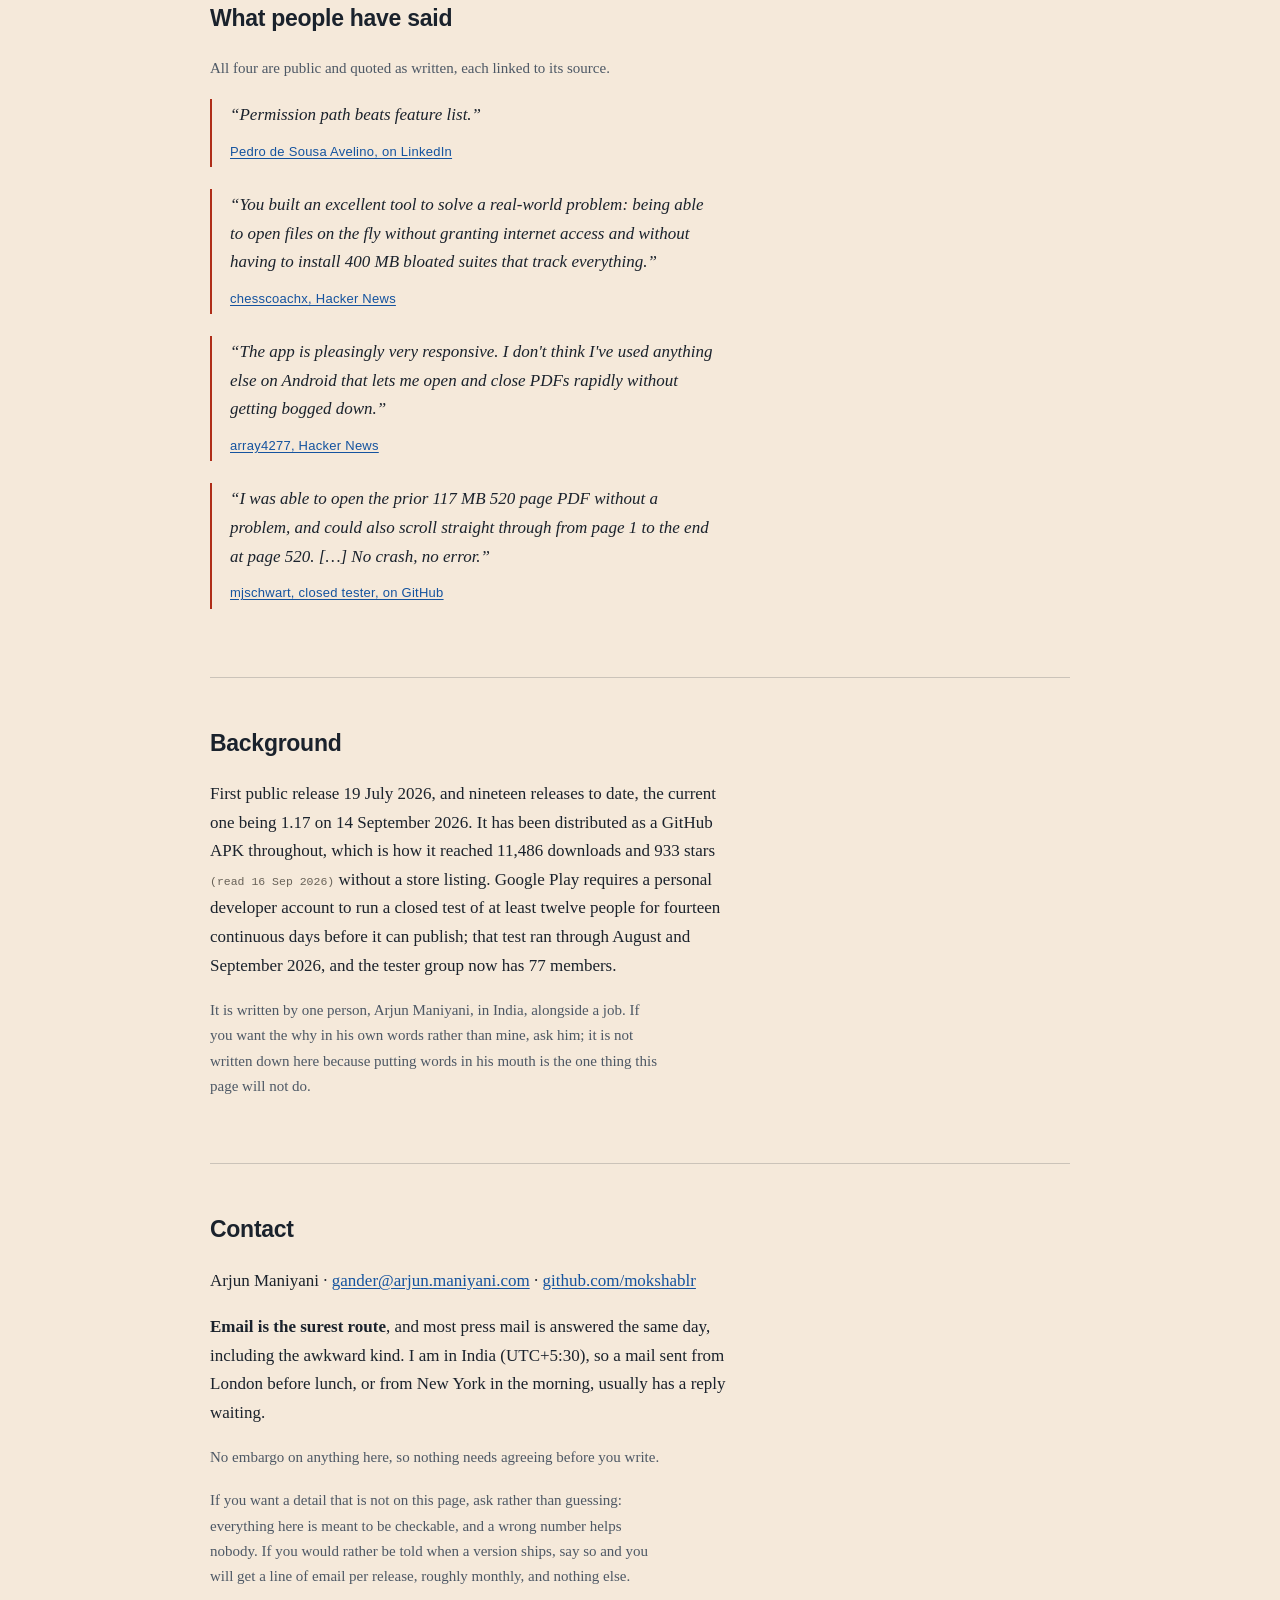
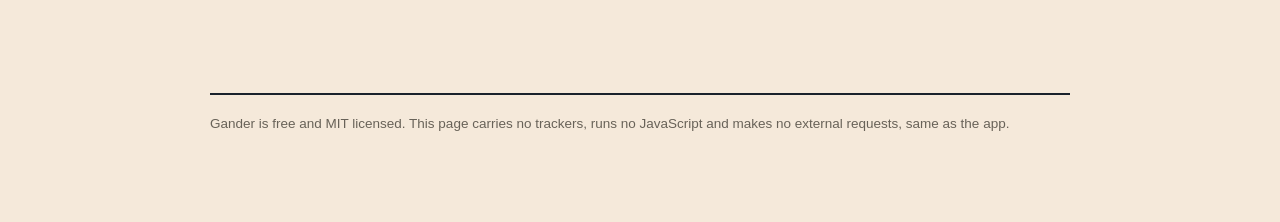
<file: docs/press/index.html>
<!doctype html>
<html lang="en" data-play="live">
<head>
<meta charset="utf-8">
<meta name="viewport" content="width=device-width, initial-scale=1">
<meta name="color-scheme" content="light dark">
<title>Gander press kit</title>
<meta name="description" content="Press kit for Gander, an offline Android file viewer that requests no permissions and does not hold INTERNET. Facts, assets, usage rights and the signing fingerprint.">
<meta name="robots" content="index, follow">
<link rel="canonical" href="https://arjun.maniyani.com/gander/press/">

<!-- RE-STAMPED for 1.17 on 16 September 2026. The places that carry a version or a figure:
     the JSON-LD softwareVersion and dateModified, the "Current release" line under the title,
     the exfiltration table caption, the facts table (version, versionCode, release date, byte
     size, release count, reach), the "all of this is in" note, the two Gander-1.17.apk filenames
     and the release SHA-256 in the verification commands, and the Background paragraph. Reach is
     stamped "read 16 Sep 2026" and appears twice. When the next release ships, walk that list.

     The competitor table under #permissions was re-read on 16 September 2026 and is current. It is
     not hand-read: it comes from google-play-scraper's permissions() against the US store, English,
     the same method as the 29 August capture, so it can be repeated exactly rather than eyeballed.
     WPS Office had moved 27 to 29 in those eighteen days and the other ten apps were unchanged,
     which is precisely why it wants repeating before any later upload. Raw data for both captures
     is in the vault under Projects/gander/evidence/. -->

<meta property="og:type" content="website">
<meta property="og:site_name" content="Gander">
<meta property="og:locale" content="en_GB">
<meta property="og:title" content="Gander press kit">
<meta property="og:description" content="An Android file viewer whose permissions page is empty. Facts, assets, usage rights and the signing fingerprint.">
<meta property="og:url" content="https://arjun.maniyani.com/gander/press/">
<meta property="og:image" content="https://arjun.maniyani.com/gander/social-preview.png">
<meta property="og:image:type" content="image/png">
<meta property="og:image:width" content="1280">
<meta property="og:image:height" content="640">
<meta property="og:image:alt" content="Gander: take a gander at any file.">
<meta name="twitter:card" content="summary_large_image">
<meta name="twitter:title" content="Gander press kit">
<meta name="twitter:description" content="An Android file viewer whose permissions page is empty. Facts, assets, usage rights and the signing fingerprint.">
<meta name="twitter:image" content="https://arjun.maniyani.com/gander/social-preview.png">
<meta name="twitter:image:alt" content="Gander: take a gander at any file.">

<style>
/* Palette and type lifted from docs/index.html so the two pages are one site.
   Dark values appear twice on purpose: once for the OS preference and once for
   an explicit choice, because a media query and an attribute selector cannot be
   combined in plain CSS. Keep the two in step.

   The [data-theme] rules are inert here: this page ships no theme switcher. They
   exist so that pasting a block from docs/index.html does not silently lose the
   explicit-choice half. Do not "clean them up" without adding a switcher.

   No external requests, same as the app. That is also the reason every AI
   crawler can read this page: none of them execute JavaScript. Keep it that way. */
:root{
  --paper:#f5e9da; --sheet:#fcf7ee; --card:rgba(252,246,236,.5);
  --ink:#1a222c; --ink-soft:#4d5865; --ink-faint:#686258;
  --red:#af2d18; --blue:#14539f; --green:#2b6b2f;
  --rule:rgba(26,34,44,.19); --rule-firm:rgba(26,34,44,.44);
  --serif:"Iowan Old Style","Palatino Linotype",Palatino,"Book Antiqua",Georgia,serif;
  --geo:Futura,"Century Gothic","Avenir Next",Avenir,"Trebuchet MS",sans-serif;
  --mono:ui-monospace,"SF Mono",SFMono-Regular,Menlo,Consolas,monospace;
}
@media (prefers-color-scheme:dark){:root:not([data-theme="light"]){
  --paper:#0e131a; --sheet:#1a222c; --card:rgba(255,255,255,.04);
  --ink:#e7e1d5; --ink-soft:#9ba6b2; --ink-faint:#8a94a0;
  --red:#e2795f; --blue:#90caf9; --green:#7fb883;
  --rule:rgba(231,225,213,.18); --rule-firm:rgba(231,225,213,.36);
}}
:root[data-theme="dark"]{
  --paper:#0e131a; --sheet:#1a222c; --card:rgba(255,255,255,.04);
  --ink:#e7e1d5; --ink-soft:#9ba6b2; --ink-faint:#8a94a0;
  --red:#e2795f; --blue:#90caf9; --green:#7fb883;
  --rule:rgba(231,225,213,.18); --rule-firm:rgba(231,225,213,.36);
}

*{box-sizing:border-box}
body{margin:0;background:var(--paper);color:var(--ink);font-family:var(--serif);
  font-size:17px;line-height:1.68;-webkit-font-smoothing:antialiased;-webkit-text-size-adjust:100%}
.wrap{max-width:940px;margin:0 auto;padding:clamp(24px,4vw,56px) clamp(18px,4vw,40px) 90px}
a{color:var(--blue);text-underline-offset:2px}
a:focus-visible{outline:2px solid var(--red);outline-offset:3px}

header.mast{border-bottom:2px solid var(--ink);padding-bottom:20px;margin-bottom:8px}
.kicker{font-family:var(--geo);font-size:12px;letter-spacing:.18em;text-transform:uppercase;
  color:var(--red);font-weight:600;margin:0 0 12px}
h1{font-family:var(--geo);font-weight:700;font-size:clamp(30px,5vw,46px);line-height:1.04;
  letter-spacing:-.02em;margin:0 0 14px;text-wrap:balance}
.stand{font-size:19px;line-height:1.55;color:var(--ink-soft);max-width:58ch;margin:0}
.updated{font-family:var(--mono);font-size:12.5px;color:var(--ink-faint);margin:16px 0 0}

nav.toc{font-family:var(--geo);font-size:13.5px;padding:16px 0 2px;border-bottom:1px solid var(--rule)}
nav.toc ul{list-style:none;margin:0;padding:0;display:flex;flex-wrap:wrap;gap:6px 18px;max-width:none}
nav.toc li{margin:0}

section{padding:46px 0;border-top:1px solid var(--rule)}
section:first-of-type{border-top:0}
h2{font-family:var(--geo);font-weight:700;font-size:23px;letter-spacing:-.012em;
  margin:0 0 18px;text-wrap:balance;scroll-margin-top:14px}
h3{font-family:var(--geo);font-weight:600;font-size:15.5px;letter-spacing:.01em;margin:22px 0 6px}
p{margin:0 0 18px;max-width:62ch}
ul,ol{margin:0 0 18px;padding-left:20px;max-width:62ch}
li{margin-bottom:9px}

.claim{background:var(--card);border:1px solid var(--rule);border-left:3px solid var(--red);
  padding:20px 22px;margin:20px 0}
.claim p:last-child{margin-bottom:0}
.claim strong{font-weight:650}

.boiler{background:var(--card);border:1px solid var(--rule);padding:18px 20px;margin:12px 0 18px;
  max-width:none}

.scroll{overflow-x:auto;margin:16px 0;border:1px solid var(--rule)}
.scroll:focus-visible{outline:2px solid var(--red);outline-offset:2px}
table{border-collapse:collapse;width:100%;font-size:14.5px;font-family:var(--geo);min-width:460px}
caption{text-align:left;font-family:var(--geo);font-size:12.5px;color:var(--ink-faint);
  padding:10px 14px;border-bottom:1px solid var(--rule);max-width:62ch}
th{text-align:left;font-size:11.5px;letter-spacing:.09em;text-transform:uppercase;
  color:var(--ink-faint);font-weight:600;padding:10px 14px;border-bottom:1.5px solid var(--rule-firm);
  white-space:nowrap}
td{padding:9px 14px;border-bottom:1px solid var(--rule);vertical-align:top}
tr:last-child td,tr:last-child th{border-bottom:0}
th.k{text-align:left;font-size:14.5px;letter-spacing:0;text-transform:none;color:var(--ink);
  font-weight:600;white-space:nowrap;border-bottom:1px solid var(--rule);vertical-align:top;
  padding:9px 14px}
td.n{text-align:right;font-variant-numeric:tabular-nums;white-space:nowrap;font-family:var(--mono);font-size:13px}
tr.us td,tr.us th.k{background:rgba(175,45,24,.07)}
tr.us th.k{color:var(--red)}

.shots{display:grid;grid-template-columns:repeat(auto-fill,minmax(148px,1fr));gap:18px;
  margin:18px 0;padding:0;list-style:none;max-width:none}
.shots li{margin:0}
.shots img{display:block;width:100%;height:auto;border:1px solid var(--rule);border-radius:3px;
  background:var(--sheet)}
.shots .cap{font-size:13px;color:var(--ink-soft);margin-top:8px;line-height:1.4}
.shots .cap .dim{font-family:var(--mono);font-size:11.5px;color:var(--ink-faint);display:block}

figure{margin:18px 0}
figure img{display:block;width:100%;max-width:300px;height:auto;border:1px solid var(--rule);border-radius:3px}
figcaption{font-size:14.5px;color:var(--ink-soft);margin-top:10px;max-width:58ch}

.brandrow{display:flex;flex-wrap:wrap;gap:22px;align-items:center;margin:16px 0 6px}
.brandrow img{border:1px solid var(--rule);border-radius:3px;background:var(--sheet)}
.brandrow .ico{width:88px;height:88px}
/* Fixed grounds, deliberately not themed. Each wordmark is filled for one
   background and is invisible on the other: in dark mode --sheet resolves to
   #1a222c, which is exactly the ink gander-wordmark.svg is filled with, so the
   swatch rendered as an empty box at 1.00:1 contrast. Showing both on their own
   grounds is also what a press kit should do, since a journalist has to see
   which variant is which. Do not replace these with var(--sheet). */
.brandrow .wm{width:210px;height:auto;padding:12px 14px;background:#fcf7ee}
.brandrow .wm-inv{background:#1a222c}

blockquote{margin:0 0 22px;padding:2px 0 2px 18px;border-left:2px solid var(--red);max-width:60ch}
blockquote p{font-style:italic;margin:0 0 7px}
blockquote cite{font-style:normal;font-family:var(--geo);font-size:13px;color:var(--ink-faint);
  letter-spacing:.02em}

code,.mono{font-family:var(--mono);font-size:.87em;background:rgba(26,34,44,.06);
  padding:.1em .36em;border-radius:2px;word-break:break-word}
@media (prefers-color-scheme:dark){:root:not([data-theme="light"]) code,
  :root:not([data-theme="light"]) .mono{background:rgba(255,255,255,.07)}}
:root[data-theme="dark"] code,:root[data-theme="dark"] .mono{background:rgba(255,255,255,.07)}

/* Fingerprints and terminal output. Broken into fixed groups by hand rather than by
   word-break, because break-all splits mid-byte-pair and makes eyeball comparison
   useless. Never insert &shy; or <wbr> in here: they survive a copy-paste and
   silently corrupt the value, which defeats the whole section. */
.fp{display:block;font-family:var(--mono);font-size:12.5px;line-height:1.7;
  background:var(--card);border:1px solid var(--rule);padding:14px 16px;margin:12px 0;
  overflow-x:auto;white-space:pre;tab-size:2}
.fp.wrapme{white-space:pre-wrap;word-break:break-all}
.fp .dim{color:var(--ink-faint)}

.note{font-size:15px;color:var(--ink-soft);max-width:60ch}
/* A 64-character hex has to sit on one line: broken across two it can be
   mis-copied, which defeats the section it lives in. */
.note.wide{max-width:74ch}
.asof{font-family:var(--mono);font-size:11.5px;color:var(--ink-faint);white-space:nowrap}
footer{margin-top:40px;padding-top:18px;border-top:2px solid var(--ink);
  font-family:var(--geo);font-size:13.5px;color:var(--ink-faint)}
.print-only{display:none}

/* ---- the launch switch ----
   Both Play states ship in the markup; data-play on <html> decides which one is
   shown.

   ALREADY FLIPPED to "live", 2026-09-16, and deliberately ahead of the listing,
   matching what docs/index.html has done since 2026-09-12. Arjun's call. The
   Play row in the facts table therefore points at a listing that still 404s,
   and the "not live yet, the APK on GitHub is the current route" row is hidden.
   That is intentional. Do not set this back to "pending". Line 2 here matches
   what is on cPanel so that re-uploading this file cannot silently revert it.

   Edit that tag by hand. A find-and-replace for data-play="live" would rewrite
   the selectors below as well, which switches nothing and quietly hides both
   states at once. */
html[data-play="pending"] .when-live{display:none}
html[data-play="live"] .when-pending{display:none}

@media print{
  body{background:#fff;color:#000;font-size:11pt}
  .wrap{padding:0;max-width:none}
  nav.toc{display:none}
  .print-only{display:block}
  a,a:visited{text-decoration:underline}
  a[href]::after{content:" (" attr(href) ")";font-size:9pt;word-break:break-all}
  a[href^="#"]::after{content:""}
  .scroll{overflow:visible!important;border:1px solid #999}
  table{min-width:0!important}
  .fp,blockquote,.claim,.boiler{border:1px solid #999;page-break-inside:avoid}
  .fp{white-space:pre-wrap!important}
  tr,img,figure,.shots li{page-break-inside:avoid}
  p,h2,h3{orphans:3;widows:3}
  h2,h3{page-break-after:avoid}
  .shots{grid-template-columns:repeat(4,1fr)}
}
</style>

<script type="application/ld+json">
{"@context":"https://schema.org","@graph":[
 {"@type":"AboutPage","@id":"https://arjun.maniyani.com/gander/press/#page",
  "name":"Gander press kit","inLanguage":"en","dateModified":"2026-09-16",
  "mainEntity":{"@id":"https://arjun.maniyani.com/gander/#app"},
  "author":{"@id":"https://arjun.maniyani.com/#me"}},
 {"@type":"Person","@id":"https://arjun.maniyani.com/#me","name":"Arjun Maniyani",
  "url":"https://arjun.maniyani.com/","email":"gander@arjun.maniyani.com",
  "sameAs":["https://github.com/mokshablr"]},
 {"@type":"MobileApplication","@id":"https://arjun.maniyani.com/gander/#app",
  "name":"Gander","applicationCategory":"UtilitiesApplication",
  "operatingSystem":"Android 8.0+","permissions":"None",
  "softwareVersion":"1.17","fileSize":"5MB","isAccessibleForFree":true,
  "license":"https://opensource.org/licenses/MIT",
  "codeRepository":"https://github.com/mokshablr/gander",
  "url":"https://arjun.maniyani.com/gander/",
  "author":{"@id":"https://arjun.maniyani.com/#me"},
  "offers":{"@type":"Offer","price":"0","priceCurrency":"USD"}},
 {"@type":"ImageObject",
  "contentUrl":"https://arjun.maniyani.com/gander/press/assets/gander-permissions.png",
  "license":"https://arjun.maniyani.com/gander/press/#rights",
  "acquireLicensePage":"https://arjun.maniyani.com/gander/press/#rights",
  "creditText":"Gander / Arjun Maniyani","copyrightNotice":"© 2026 Arjun Maniyani",
  "creator":{"@id":"https://arjun.maniyani.com/#me"},
  "caption":"Android's App info screen for Gander, with the permissions row empty."}
]}
</script>
</head>
<body>
<div class="wrap">

<header class="mast">
  <p class="kicker">Press kit</p>
  <h1>Gander</h1>
  <p class="stand">An Android file viewer that opens PDF, Word, Excel, PowerPoint, photos,
  video, audio and Markdown, and renders all of it on the device. It requests no Android
  permissions at all.</p>
  <p class="updated">Page updated 16 September 2026 &middot; Current release 1.17, 14 September 2026
  &middot; Nothing here is under embargo</p>
</header>

<nav class="toc" aria-label="Sections">
  <ul>
    <li><a href="#story">The story</a></li>
    <li><a href="#facts">Facts</a></li>
    <li><a href="#boilerplate">Boilerplate</a></li>
    <li><a href="#assets">Assets</a></li>
    <li><a href="#rights">Rights</a></li>
    <li><a href="#features">What it does</a></li>
    <li><a href="#permissions">Permissions compared</a></li>
    <li><a href="#objection">But it can still leak, surely</a></li>
    <li><a href="#how">How it works</a></li>
    <li><a href="#verify">Verify it yourself</a></li>
    <li><a href="#review">Reviewer's guide</a></li>
    <li><a href="#limits">Honest limits</a></li>
    <li><a href="#quotes">Quotes</a></li>
    <li><a href="#background">Background</a></li>
    <li><a href="#contact">Contact</a></li>
  </ul>
</nav>

<section id="story-s">
  <h2 id="story">The story, in one test anyone can run</h2>
  <div class="claim">
    <p><strong>Open the permissions page of whatever you read PDFs with, then open Gander's.</strong>
    Android's own App permissions screen for Gander is empty. It requests nothing, and its manifest
    does not contain <code>INTERNET</code>, so it has no route to send a document anywhere.</p>
    <p>That is not a privacy policy. It is a missing capability, and it takes about twenty seconds
    to verify on your own phone without trusting anyone.</p>
  </div>
  <p>The absence is enforced rather than intended: the release build fails if any permission reaches
  the merged manifest, so it cannot drift back in through a dependency. The About screen inside the
  app asks Android at runtime what the app requests and shows you the answer.</p>
  <p>It also cannot change its mind later. There is no internet permission through which to load an
  advertisement, and no billing library that would get past the app's own build gate.</p>
</section>
<section>
  <h2 id="facts">The facts</h2>
  <div class="scroll" role="region" aria-label="Fact sheet" tabindex="0"><table>
    <caption>Everything here is checkable. Figures carry the date they were read.</caption>
    <tbody>
      <tr><th scope="row" class="k">Name</th><td>Gander</td></tr>
      <tr><th scope="row" class="k">What it is</th><td>An offline file viewer for Android. A viewer, not an editor.</td></tr>
      <tr><th scope="row" class="k">Current release</th><td>1.17, released 14 September 2026. The GitHub APK is versionCode 19; the Play build carries 20, one above, so that Play offers an update rather than "Installed" to anyone who sideloaded the same version. <a href="https://github.com/mokshablr/gander/releases">All releases and changelogs</a></td></tr>
      <tr><th scope="row" class="k">Formats</th><td>PDF; Word (.docx); Excel (.xlsx, .xls, .xlsm, .xlsb, .csv, .ods); PowerPoint (.pptx); JPG, PNG, WebP, HEIC, BMP, GIF, SVG, AVIF; MP4, MKV, WebM, MOV; MP3, M4A, FLAC, WAV, OGG, Opus; Markdown, plain text and source code</td></tr>
      <tr><th scope="row" class="k">Permissions</th><td>None</td></tr>
      <tr><th scope="row" class="k">Network</th><td>No <code>INTERNET</code> permission. No ads, trackers, analytics, crash reporting or accounts.</td></tr>
      <tr><th scope="row" class="k">Price</th><td>Free. No in-app purchases, no subscription.</td></tr>
      <tr><th scope="row" class="k">Licence</th><td>MIT</td></tr>
      <tr><th scope="row" class="k">Download size</th><td>5,097,742 bytes for 1.17, so about 5 MB. One build for every processor, no native libraries.</td></tr>
      <tr><th scope="row" class="k">Requires</th><td>Android 8.0 or newer (minSdk 26). PDF rendering needs Android System WebView 125 or newer, and the app says so plainly if yours is older.</td></tr>
      <tr><th scope="row" class="k">Developer</th><td>Arjun Maniyani, working alone, in India</td></tr>
      <tr><th scope="row" class="k">First release</th><td>19 July 2026. Nineteen releases to date.</td></tr>
      <tr><th scope="row" class="k">Reach</th><td>11,486 APK downloads and 933 GitHub stars <span class="asof">(read 16 Sep 2026)</span></td></tr>
      <tr><th scope="row" class="k">Source</th><td><a href="https://github.com/mokshablr/gander">github.com/mokshablr/gander</a></td></tr>
      <tr><th scope="row" class="k">Site</th><td><a href="https://arjun.maniyani.com/gander/">arjun.maniyani.com/gander</a></td></tr>
      <tr><th scope="row" class="k">Privacy policy</th><td><a href="../privacy.html">arjun.maniyani.com/gander/privacy.html</a></td></tr>
      <tr class="when-live"><th scope="row" class="k">Google Play</th><td><a href="https://play.google.com/store/apps/details?id=com.arjun.gander">play.google.com/store/apps/details?id=com.arjun.gander</a></td></tr>
      <tr class="when-pending"><th scope="row" class="k">Google Play</th><td>Not live yet. The APK on GitHub is the current route.</td></tr>
    </tbody>
  </table></div>
</section>
<section>
  <h2 id="boilerplate">Boilerplate, copy it verbatim</h2>
  <p class="note">Written to be pasted without editing and to survive being quoted out of context.
  No permission needed, no credit line required.</p>
  <h3>Short, 44 words</h3>
  <p class="boiler">Gander is a free, open-source file viewer for Android that opens PDF, Word,
  Excel, PowerPoint, images, video, audio and Markdown entirely on the device. It requests no
  Android permissions and holds no internet permission, so it has no route to send a document
  anywhere.</p>
  <h3>Long, 92 words</h3>
  <p class="boiler">Gander is a free, open-source file viewer for Android. It opens PDF, Word,
  Excel, PowerPoint, images, video, audio, Markdown and source code, and renders all of it on the
  device. Android's App permissions screen for it is empty: it requests no permissions at all, and
  its manifest does not contain INTERNET, so it is structurally unable to upload a document. There
  are no ads, trackers, analytics or accounts, and no in-app purchases. It is about 5 MB, runs on
  Android 8.0 and newer, is MIT licensed, and is written by one person, Arjun Maniyani.</p>
</section>
<section>
  <h2 id="assets">Assets</h2>
  <p>Everything below is on this page so that a tip form with no attachment field is still enough.
  Individually linked, and <a href="assets/gander-press-kit.zip">all of it as one ZIP</a>
  (about 3.5 MB). Usage rights are in <a href="#rights">the next section</a>, and the answer is
  yes.</p>

  <h3>The permissions screenshot</h3>
  <figure>
    <img src="assets/gander-permissions.png" width="720" height="813"
      alt="Android's App info screen for Gander. The Permissions row is greyed out and reads that no permissions are requested.">
    <figcaption><strong>Android's own App info screen.</strong> The Permissions row is greyed out
    because there is nothing behind it to manage. This is the picture the story is about.
    <a href="assets/gander-permissions.png">PNG, 720&times;813, 19 KB</a>.</figcaption>
  </figure>

  <h3>Icon and wordmark</h3>
  <div class="brandrow">
    <img class="ico" src="assets/gander-icon-512.png" width="512" height="512" alt="The Gander app icon.">
    <img class="wm" src="assets/gander-wordmark.svg" alt="The Gander wordmark in dark ink, on the light ground it is drawn for.">
    <img class="wm wm-inv" src="assets/gander-wordmark-inverse.svg" alt="The Gander wordmark in light ink, on the dark ground it is drawn for.">
  </div>
  <p class="note">
    Icon: <a href="assets/gander-icon-512.png">PNG, 512&times;512, transparent, 41 KB</a>.<br>
    Wordmark: <a href="assets/gander-wordmark.svg">SVG</a> &middot;
    <a href="assets/gander-wordmark-1200.png">PNG, 1200&times;290, transparent</a>.
    For dark backgrounds: <a href="assets/gander-wordmark-inverse.svg">SVG</a> &middot;
    <a href="assets/gander-wordmark-1200-inverse.png">PNG</a>. The face is Jost.
  </p>

  <h3>Screenshots</h3>
  <p class="note">Clean captures at 1080&times;1920, with no marketing copy over them. The
  documents in every frame are synthetic, written for these shots; the photograph is
  <a href="https://commons.wikimedia.org/wiki/File:Quartier_Saint-Sacrement,_Quebec_city,_Canada.jpg">a
  CC0 aerial by Wilfredor</a>. So there is no third-party rights holder in any of them.</p>
  <ul class="shots">
    <li><img src="assets/gander-home.png" width="1080" height="1920" alt="Gander's home screen, listing recent files with thumbnail previews and a button to add a folder.">
      <span class="cap">Home and recent files<span class="dim">PNG 1080&times;1920, 157 KB</span></span></li>
    <li><img src="assets/gander-pdf.png" width="1080" height="1920" alt="A PDF condition survey open in Gander, showing body text and a photographic plate.">
      <span class="cap">A PDF<span class="dim">PNG 1080&times;1920, 518 KB</span></span></li>
    <li><img src="assets/gander-pdf-night.png" width="1080" height="1920" alt="The same PDF in night mode: the paper is black and the text white, while the photograph stays as printed.">
      <span class="cap">The same PDF, night mode<span class="dim">PNG 1080&times;1920, 1.5 MB</span></span></li>
    <li><img src="assets/gander-word.png" width="1080" height="1920" alt="A Word document open in Gander, with headings, body text and a table.">
      <span class="cap">A Word document<span class="dim">PNG 1080&times;1920, 369 KB</span></span></li>
    <li><img src="assets/gander-spreadsheet.png" width="1080" height="1920" alt="A multi-sheet Excel workbook open in Gander, with a tab bar across the top.">
      <span class="cap">A spreadsheet<span class="dim">PNG 1080&times;1920, 340 KB</span></span></li>
    <li><img src="assets/gander-find-in-document.png" width="1080" height="1920" alt="Find in document open over a PDF, with a search term entered and a match counter.">
      <span class="cap">Find in document<span class="dim">PNG 1080&times;1920, 537 KB</span></span></li>
  </ul>
  <p class="note">Tablet screenshots at 2560&times;1600 and the rest of the store set are in the
  repository under <code>fastlane/metadata/android/en-US/images/</code>, or ask and they will be
  sent.</p>

  <h3>Feature graphic</h3>
  <p class="note"><a href="assets/gander-feature-graphic.jpg">JPG, 1024&times;500, 206 KB</a>. The
  Play store banner, useful as an article header.</p>

  <h3>Video</h3>
  <figure>
    <img src="assets/gander-clip-poster.jpg" width="1280" height="720"
      alt="A frame from the clip: Android's App info page for Gander on the phone at right, with the greyed-out Permissions row enlarged alongside it, reading that no permissions are requested.">
    <figcaption>A frame from the clip. <strong>MP4, 1920&times;1080, silent, 2.2 MB.</strong>
    <a href="mailto:gander@arjun.maniyani.com?subject=Gander%20clip">Ask and it will be sent</a>,
    usually the same day.</figcaption>
  </figure>
  <p><strong>A 12-second permissions clip</strong>. One instruction, then the
  phone: out to the home screen, into Android&rsquo;s Settings, and onto the <em>App info</em> page
  for Gander. That journey is a single continuous screen recording with no cut anywhere in it,
  which is the point of the clip: what the page says is Android&rsquo;s account of the app, not
  ours. The one row that matters is enlarged alongside the phone, from a higher-resolution capture
  of that same screen rather than redrawn. <strong>It is silent, deliberately</strong>: the cut is
  built to be read, so it carries its whole argument under your own voiceover or in a muted
  autoplay.</p>
  <p>A <strong>30-second version</strong> that puts the app itself either side of the same walk is
  the Play listing video, public on
  <a href="https://www.youtube.com/watch?v=gGjvSlom58U">YouTube</a>. It is silent for the same
  reason, and it is cut for a store listing rather than for an article, so the 12-second clip is
  usually the more useful one to drop into a piece.</p>
  <p><strong>Any Gander footage you shoot yourself is cleared for redistribution</strong>, and you
  may monetise the video you put it in, including on a monetised channel. You do not need to ask me
  first.</p>
</section>
<section>
  <h2 id="rights">Rights, so you do not have to ask</h2>
  <p>The <strong>source code</strong> is MIT licensed. That covers the code and nothing else, which
  is why the rest of this section exists.</p>
  <p>The <strong>screenshots, the permissions screenshot and the feature graphic</strong> on this
  page are licensed <a href="https://creativecommons.org/licenses/by/4.0/">CC BY 4.0</a>. Credit
  line: <code>Gander / Arjun Maniyani</code>. Crop and scale them freely.</p>
  <p>The <strong>name &ldquo;Gander&rdquo;, the wordmark and the app icon</strong> are not covered
  by either of those. They are my marks. You may reproduce them, unaltered and at any size, in
  reporting about Gander, without asking me and without a credit line. Please do not recolour,
  redraw or reletter them, do not use them in a way that suggests I endorse your publication or
  product, and do not adopt them as the identity of software that is not Gander. Anything outside
  that, ask; the answer is usually yes and it comes the same day.</p>
  <p class="note">The Google Play badge is Google's, not mine. Take it from
  <a href="https://play.google.com/intl/en_us/badges/">Google Play's own brand guidelines</a>
  rather than from this page.</p>
</section>
<section>
  <h2 id="features">What it does, beyond opening files</h2>
  <p class="note">Useful if you are writing more than a paragraph. All of this is in 1.17.</p>
  <ul>
    <li><strong>Find in document</strong>, inside PDF, Word, Excel, PowerPoint, Markdown, text and
      code, with match-by-match navigation.</li>
    <li><strong>Select and copy text in a PDF</strong>, and read one with a screen reader.</li>
    <li><strong>Night mode for PDFs</strong>: paper goes black and text goes white, colours keep
      their hue, and photographs are left exactly as they were printed.</li>
    <li><strong>Password-protected PDFs</strong> open by entering the password.</li>
    <li><strong>Deep zoom into large photos</strong> with tiled decoding, and correct rotation read
      from EXIF.</li>
    <li><strong>Multi-sheet workbooks</strong> with a tab per sheet.</li>
    <li>Share the open file onward, save a copy, or jump to the folder it sits in.</li>
    <li>Recent files with real thumbnail previews, and granted folders one tap away.</li>
    <li>Material 3, dark mode, edge to edge.</li>
  </ul>
</section>
<section>
  <h2 id="permissions">Permission entries, compared</h2>
  <div class="scroll" role="region" aria-label="Permission entries by app" tabindex="0"><table>
    <caption>Entries in Google Play's own user-facing <em>App permissions</em> list, which groups
    some items under &ldquo;Other&rdquo;. Pulled from Play's own US listing data on 16 September
    2026, and a selection rather than every app on Play. These are other people's listings and they
    change: check any figure against the live page before printing it. The shape is the point
    rather than the last digit.</caption>
    <thead><tr>
      <th scope="col">App</th>
      <th scope="col" class="n">Entries<br><span class="asof">16 Sep 2026</span></th>
      <th scope="col">Opens</th>
    </tr></thead>
    <tbody>
      <tr><th scope="row" class="k">Google Docs</th><td class="n">30</td><td>Documents</td></tr>
      <tr><th scope="row" class="k">WPS Office</th><td class="n">29</td><td>Office suite</td></tr>
      <tr><th scope="row" class="k">Microsoft Word</th><td class="n">26</td><td>Documents</td></tr>
      <tr><th scope="row" class="k">Adobe Acrobat Reader</th><td class="n">19</td><td>PDF</td></tr>
      <tr><th scope="row" class="k">Foxit PDF Editor</th><td class="n">17</td><td>PDF</td></tr>
      <tr><th scope="row" class="k">Xodo</th><td class="n">11</td><td>PDF</td></tr>
      <tr><th scope="row" class="k">ReadEra</th><td class="n">8</td><td>Books, PDF</td></tr>
      <tr><th scope="row" class="k">MuPDF viewer</th><td class="n">2</td><td>PDF</td></tr>
      <tr><th scope="row" class="k">Secure PDF Viewer (GrapheneOS)</th><td class="n">0</td><td>PDF only</td></tr>
      <tr class="us"><th scope="row" class="k">Gander</th><td class="n">0</td><td>PDF, Office, images, video, audio, Markdown</td></tr>
    </tbody>
  </table></div>
</section>
<section>
  <h2 id="objection">&ldquo;But a permission-less app can still leak&rdquo;</h2>
  <p>It can, and you are right to check. In 2012 Paul Brodeur at Leviathan Security built a
  proof-of-concept Android app called <em>No Permissions</em> that requested nothing and still
  exfiltrated data, by reading what was readable without a permission and then <strong>handing a
  crafted URL to the system browser</strong>, which has the internet permission that the app
  lacks. It was covered by
  <a href="https://www.theverge.com/2012/4/13/2943141/android-no-permissions-app-gallery-security-issues">The
  Verge</a> and others, and it is the correct first question to ask anyone making this claim.</p>
  <p>Here is what Gander does about each leg of it. All four are checkable in the source.</p>
  <div class="scroll" role="region" aria-label="How Gander closes the permission-less exfiltration route" tabindex="0"><table>
    <caption>Verified against 1.17. File and symbol names are given so you can go and look.</caption>
    <thead><tr><th scope="col">The route</th><th scope="col">What Gander does</th></tr></thead>
    <tbody>
      <tr><th scope="row" class="k">Hand a URL to the browser</th>
        <td>A link inside a document is <strong>dropped, not forwarded</strong>.
        <code>shouldOverrideUrlLoading</code> in <code>ViewerActivity.kt</code> returns true for
        any host that is not the internal asset host, and does nothing further with it. There is no
        path from document content to a browser.</td></tr>
      <tr><th scope="row" class="k">Open a URL some other way</th>
        <td>The app opens exactly two URLs ever: the author's site and the source repository. Both
        are hardcoded string resources, both fire from a tap in the About dialog, and neither takes
        an argument. <code>openUrl</code> in <code>MainActivity.kt</code> has two call sites.</td></tr>
      <tr><th scope="row" class="k">Leave a file for another app</th>
        <td>No storage permission, and nothing is written to shared storage. The only file Gander
        creates is a temporary copy for the share sheet, inside its own cache directory, and its
        FileProvider is scoped to that directory alone.</td></tr>
      <tr><th scope="row" class="k">Enumerate what else is installed</th>
        <td>The manifest declares no <code>&lt;queries&gt;</code> element, so on Android 11 and
        newer the package list is not visible to it.</td></tr>
    </tbody>
  </table></div>
  <p class="note">The share sheet is the one route a document can leave by, it is an explicit tap,
  and it hands the file to whatever the user picks. That is a feature, and it is the only one.</p>
</section>
<section>
  <h2 id="how">How it works, for the technical write-up</h2>
  <p>Every renderer is a JavaScript library vendored into the APK's own assets: pdf.js for PDF,
  docx-preview for Word, SheetJS for spreadsheets, PPTXjs for slides. They are served to a
  locked-down WebView through <code>WebViewAssetLoader</code>, which streams the opened document
  over a virtual <code>https://</code> host that resolves inside the process and never reaches a
  network stack.</p>
  <p>Because nothing is ever fetched, the app needs no <code>INTERNET</code> permission. Because
  files arrive through the system picker, an Open-with intent or a folder granted once, it needs no
  storage permission either. There is no JavaScript bridge in either direction. The outbound intents
  in the whole app are the share sheet, &ldquo;show this file's folder&rdquo;, &ldquo;save a
  copy&rdquo; through the system's create-document picker, the two links in the About dialog, which
  do open a browser, and, from 1.17, Rate and Share in the home screen's menu. Every one of them
  fires only when the user presses the thing that fires it.</p>
  <p class="note">The full list of vendored libraries, their versions and their licences is in
  <a href="https://github.com/mokshablr/gander/blob/main/docs/VENDORED.md">VENDORED.md</a>. There is
  a longer piece on the underlying question, <a href="../phone-home.html">can an app without the
  INTERNET permission phone home</a>, if that is the angle.</p>
</section>
<section>
  <h2 id="verify">Verify it yourself</h2>
  <p>Do not take the claim on trust. Three checks, and the exact output each one gives.</p>

  <h3>1. The permissions claim</h3>
  <p>Against a downloaded APK rather than against this page:</p>
  <span class="fp">$ aapt2 dump permissions Gander-1.17.apk
<span class="dim">package: com.arjun.gander
permission: com.arjun.gander.DYNAMIC_RECEIVER_NOT_EXPORTED_PERMISSION
uses-permission: name='com.arjun.gander.DYNAMIC_RECEIVER_NOT_EXPORTED_PERMISSION'</span></span>
  <p><strong>That is the whole output, and the one entry in it is not what it looks like.</strong>
  <code>DYNAMIC_RECEIVER_NOT_EXPORTED_PERMISSION</code> is not an Android permission. It is a
  permission the app defines <em>for itself</em>, injected automatically by the AndroidX libraries
  so that a component can register a broadcast receiver without exporting it. It is signature
  level, self-granted, namespaced under the app's own package, and it grants nothing to anybody.
  It is why Android's App permissions screen is still empty.</p>
  <p>The build refuses to ship anything else. <a href="https://github.com/mokshablr/gander/blob/main/app/build.gradle.kts">
  <code>app/build.gradle.kts</code></a> asserts on the merged manifest and fails the release build
  on any permission not on a one-item allowlist, which is that entry, with the reason written next
  to it. If you see a second <code>uses-permission</code> line, you are not looking at a Gander
  release build, and I would like to know.</p>

  <h3>2. The signature</h3>
  <span class="fp">$ apksigner verify --print-certs -v Gander-1.17.apk
<span class="dim">Verifies
Number of signers: 1
V2 Signer: certificate DN: CN=Gander, OU=Personal, O=Arjun
V2 Signer: certificate SHA-256 digest: 5b5cf64a94237cd5f0e085760038bc1cebdf18daba5cb3eaca7c159f22a7e24b</span></span>
  <p>The signing certificate SHA-256, in the grouped form:</p>
  <span class="fp">5B:5C:F6:4A:94:23:7C:D5
F0:E0:85:76:00:38:BC:1C
EB:DF:18:DA:BA:5C:B3:EA
CA:7C:15:9F:22:A7:E2:4B</span>
  <p class="note wide">Tools print it colon-free and lowercase, which is the same value:
  <span class="mono">5b5cf64a94237cd5f0e085760038bc1cebdf18daba5cb3eaca7c159f22a7e24b</span></p>

  <h3>3. The binary</h3>
  <p>Every GitHub release publishes its APK's own SHA-256 in the release body. For 1.17:</p>
  <span class="fp wrapme">333aaffdfdb2abd2a96abc7dd431a1b5dcee3e83c3a475cac381df8631053a4c  Gander-1.17.apk</span>

  <h3>What these checks do not prove</h3>
  <p>They prove the APK you have is the one I signed, and that it declares no Android permission.
  They do <strong>not</strong> prove the binary was built from the source in the repository. Gander
  is not yet bit-for-bit reproducible, and the outstanding work is the vendored minified renderers,
  which is also what currently keeps it off F-Droid. What you can check today is the manifest, the
  signature and the source.</p>
  <!-- The shared app signing key is CONFIRMED (Arjun, 2026-09-16), so the SHA-256 above is the
       key Play publishes under App integrity. A second clause used to follow, saying an install
       could therefore move between the two routes without being uninstalled first. That is Play's
       Update behaviour, which has never been tested on this app, so it was cut. Do not re-add it
       until someone has installed the GitHub APK under a tester account and watched Play offer
       Update rather than Installed. -->
  <p class="when-live note">The Play build and the GitHub release carry the same <strong>app signing
  key</strong>. That is the key Google Play publishes under App integrity, and its SHA-256 is the
  value above. If an APK you pulled off a device shows a different digest, it came from neither
  route.</p>
</section>
<section>
  <h2 id="review">If you are reviewing it, five minutes</h2>
  <p class="note">In this order. The first one is the story and takes twenty seconds.</p>
  <ol>
    <li><strong>Install it, then open Android Settings, Apps, Gander, Permissions.</strong> The row
      is greyed out. Compare against whatever else opens PDFs on that phone.</li>
    <li><strong>Turn on aeroplane mode and use it normally.</strong> Nothing changes, because
      nothing was ever going out.</li>
    <li><strong>Send yourself a PDF on WhatsApp or in email and tap it.</strong> It opens straight
      into the document: no splash, no account, no sign-in wall.</li>
    <li><strong>Open a long PDF and scroll hard</strong>, then pinch deep into a page. Then turn on
      night mode and find a page with a photograph on it: the paper inverts and the photograph does
      not.</li>
    <li><strong>Try to break the premise.</strong> Look for a settings screen that asks for an
      account, an upload button, a share-to-cloud. There is a share sheet, which hands the file to
      whatever you pick, and that is the only way a document leaves.</li>
  </ol>
  <p class="note">The honest failure cases are in <a href="#limits">Honest limits</a>, so you do
  not have to hunt for them.</p>
</section>
<section>
  <h2 id="limits">Honest limits, and four things people get wrong</h2>
  <p>Stated here so you do not have to find them yourself. All of it is on the store listing before
  anyone installs.</p>
  <ul>
    <li>It is a viewer, not an editor.</li>
    <li>Legacy binary <code>.doc</code> and <code>.ppt</code> do not open, because no open-source
      renderer for them is both faithful and small enough to bundle. Binary <code>.xls</code> does
      open.</li>
    <li>Complex PowerPoint decks render approximately, and spreadsheet charts are not drawn.</li>
    <li>PDF rendering needs Android System WebView 125 or newer. On Android 8 and 9 the last
      WebView those devices will receive is Chromium 138, so this is a real ceiling rather than a
      temporary one.</li>
    <li>It is not on F-Droid yet. The renderers are vendored as minified upstream builds, which
      F-Droid will not accept, and un-minifying or building them from source is the outstanding
      work.</li>
  </ul>
  <h3>Corrections, if the draft says otherwise</h3>
  <ul>
    <li><strong>Gander is not a file manager.</strong> It never browses the phone on its own. It
      opens the file or folder you hand it, which is the reason the permissions page is empty, and
      it will not become one.</li>
    <li><strong>&ldquo;No permissions&rdquo; is not &ldquo;permissions you can revoke&rdquo;.</strong>
      There is nothing to revoke. Nothing was ever requested.</li>
    <li><strong>The absence of INTERNET is a build-time gate, not a policy.</strong> It is asserted
      by the build and fails it, rather than promised in a document.</li>
    <li><strong>It is not a security product</strong> and does not claim to be. It is a viewer that
      cannot reach the network.</li>
  </ul>
</section>
<section>
  <h2 id="quotes">What people have said</h2>
  <p class="note">All four are public and quoted as written, each linked to its source.</p>
  <blockquote>
    <p>&ldquo;Permission path beats feature list.&rdquo;</p>
    <cite><a href="https://www.linkedin.com/feed/update/urn:li:activity:7492452879027564544/">Pedro
    de Sousa Avelino, on LinkedIn</a></cite>
  </blockquote>
  <blockquote>
    <p>&ldquo;You built an excellent tool to solve a real-world problem: being able to open files on
    the fly without granting internet access and without having to install 400 MB bloated suites
    that track everything.&rdquo;</p>
    <cite><a href="https://news.ycombinator.com/item?id=49121537">chesscoachx, Hacker News</a></cite>
  </blockquote>
  <blockquote>
    <p>&ldquo;The app is pleasingly very responsive. I don't think I've used anything else on
    Android that lets me open and close PDFs rapidly without getting bogged down.&rdquo;</p>
    <cite><a href="https://news.ycombinator.com/item?id=49123024">array4277, Hacker News</a></cite>
  </blockquote>
  <blockquote>
    <p>&ldquo;I was able to open the prior 117 MB 520 page PDF without a problem, and could also
    scroll straight through from page 1 to the end at page 520. [&hellip;] No crash, no error.&rdquo;</p>
    <cite><a href="https://github.com/mokshablr/gander/issues/16#issuecomment-5383775161">mjschwart,
    closed tester, on GitHub</a></cite>
  </blockquote>
</section>
<section>
  <h2 id="background">Background</h2>
  <p>First public release 19 July 2026, and nineteen releases to date, the current one being 1.17 on
  14 September 2026. It has been distributed as a GitHub APK throughout, which is how it reached
  11,486 downloads and 933 stars <span class="asof">(read 16 Sep 2026)</span> without a store
  listing. Google Play requires a personal developer account to run a closed test of at least
  twelve people for fourteen continuous days before it can publish; that test ran through August
  and September 2026, and the tester group now has 77 members.</p>
  <p class="note">It is written by one person, Arjun Maniyani, in India, alongside a job. If you
  want the why in his own words rather than mine, ask him; it is not written down here because
  putting words in his mouth is the one thing this page will not do.</p>
</section>
<section>
  <h2 id="contact">Contact</h2>
  <p>Arjun Maniyani &middot; <a href="mailto:gander@arjun.maniyani.com">gander@arjun.maniyani.com</a>
  &middot; <a href="https://github.com/mokshablr">github.com/mokshablr</a></p>
  <p><strong>Email is the surest route</strong>, and most press mail is answered the same day,
  including the awkward kind. I am in India (UTC+5:30), so a mail sent from London before lunch,
  or from New York in the morning, usually has a reply waiting.</p>
  <p class="note">No embargo on anything here, so nothing needs agreeing before you write.</p>
  <p class="note">If you want a detail that is not on this page, ask rather than guessing:
  everything here is meant to be checkable, and a wrong number helps nobody. If you would rather be
  told when a version ships, say so and you will get a line of email per release, roughly monthly,
  and nothing else.</p>
  <p class="print-only mono">arjun.maniyani.com/gander/press/</p>
</section>

<footer>
  Gander is free and MIT licensed. This page carries no trackers, runs no JavaScript and makes no
  external requests, same as the app.
</footer>

</div>
</body>
</html>
</file>
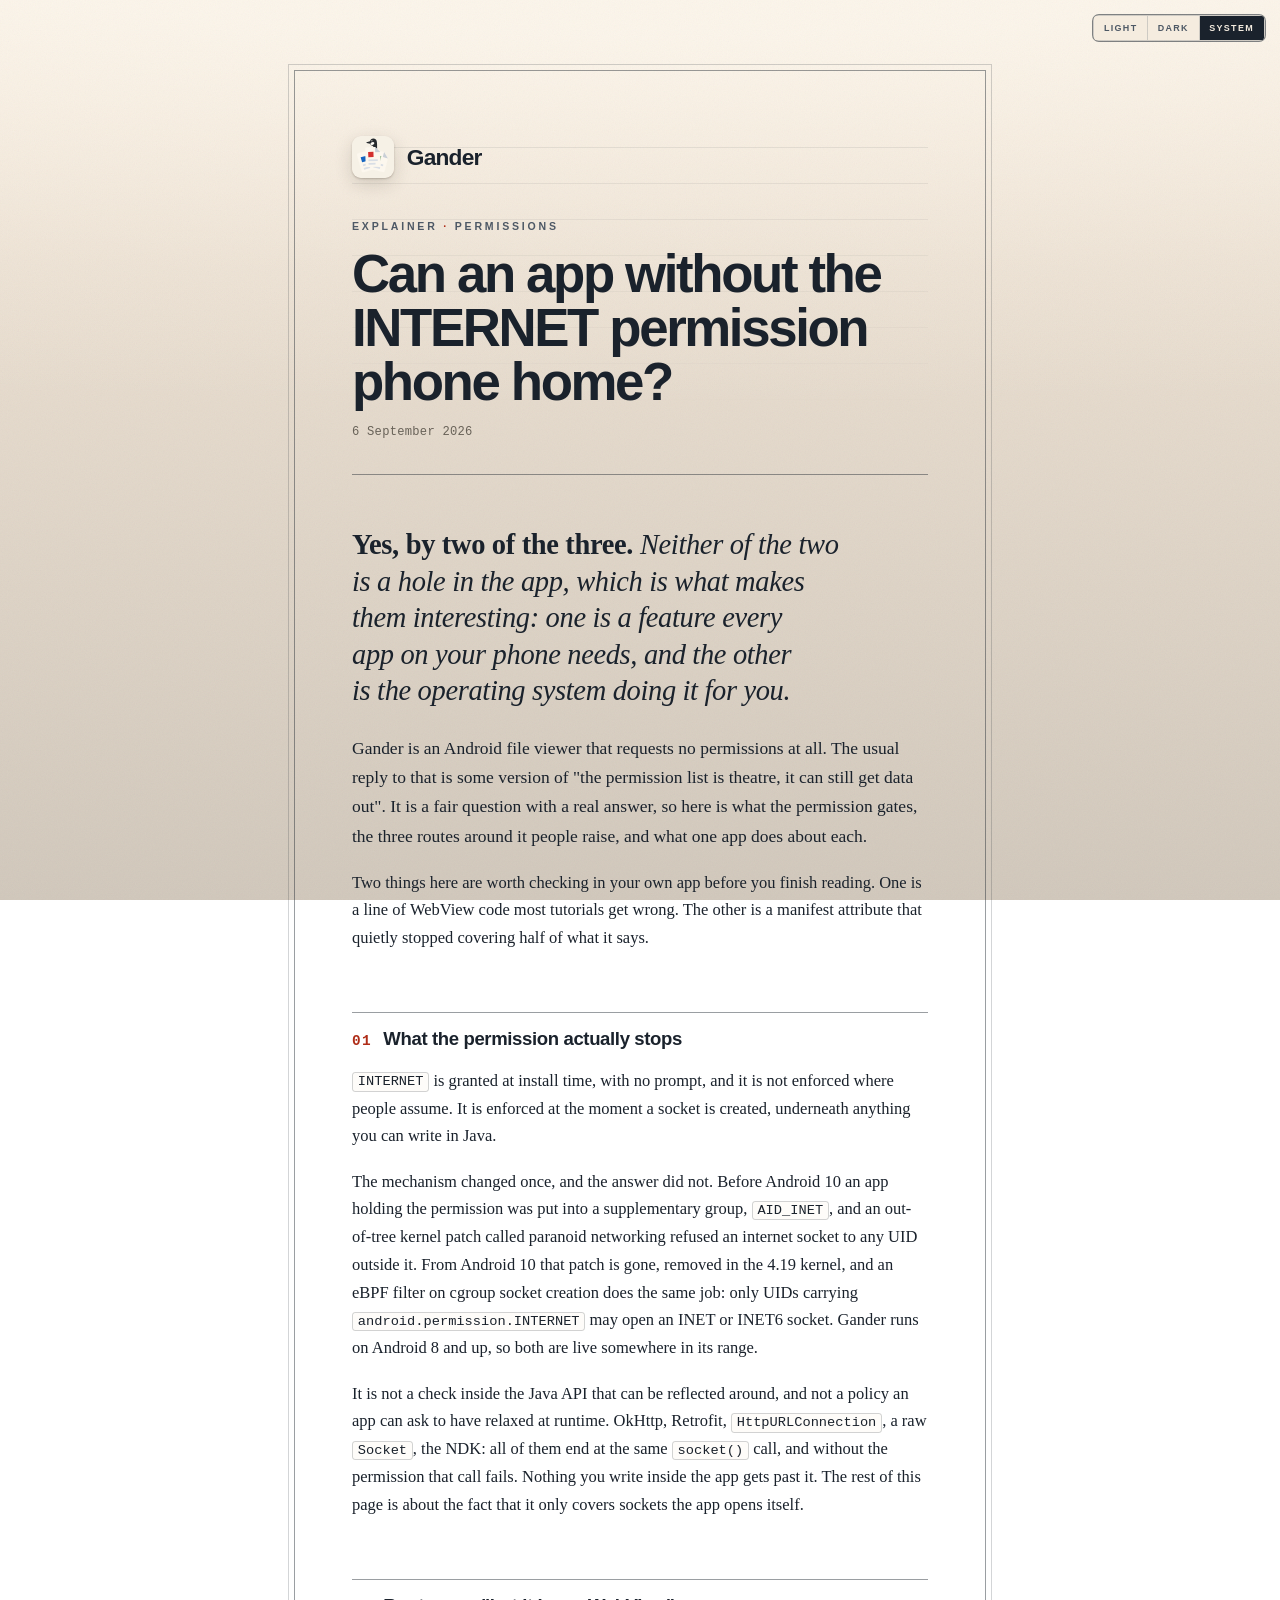
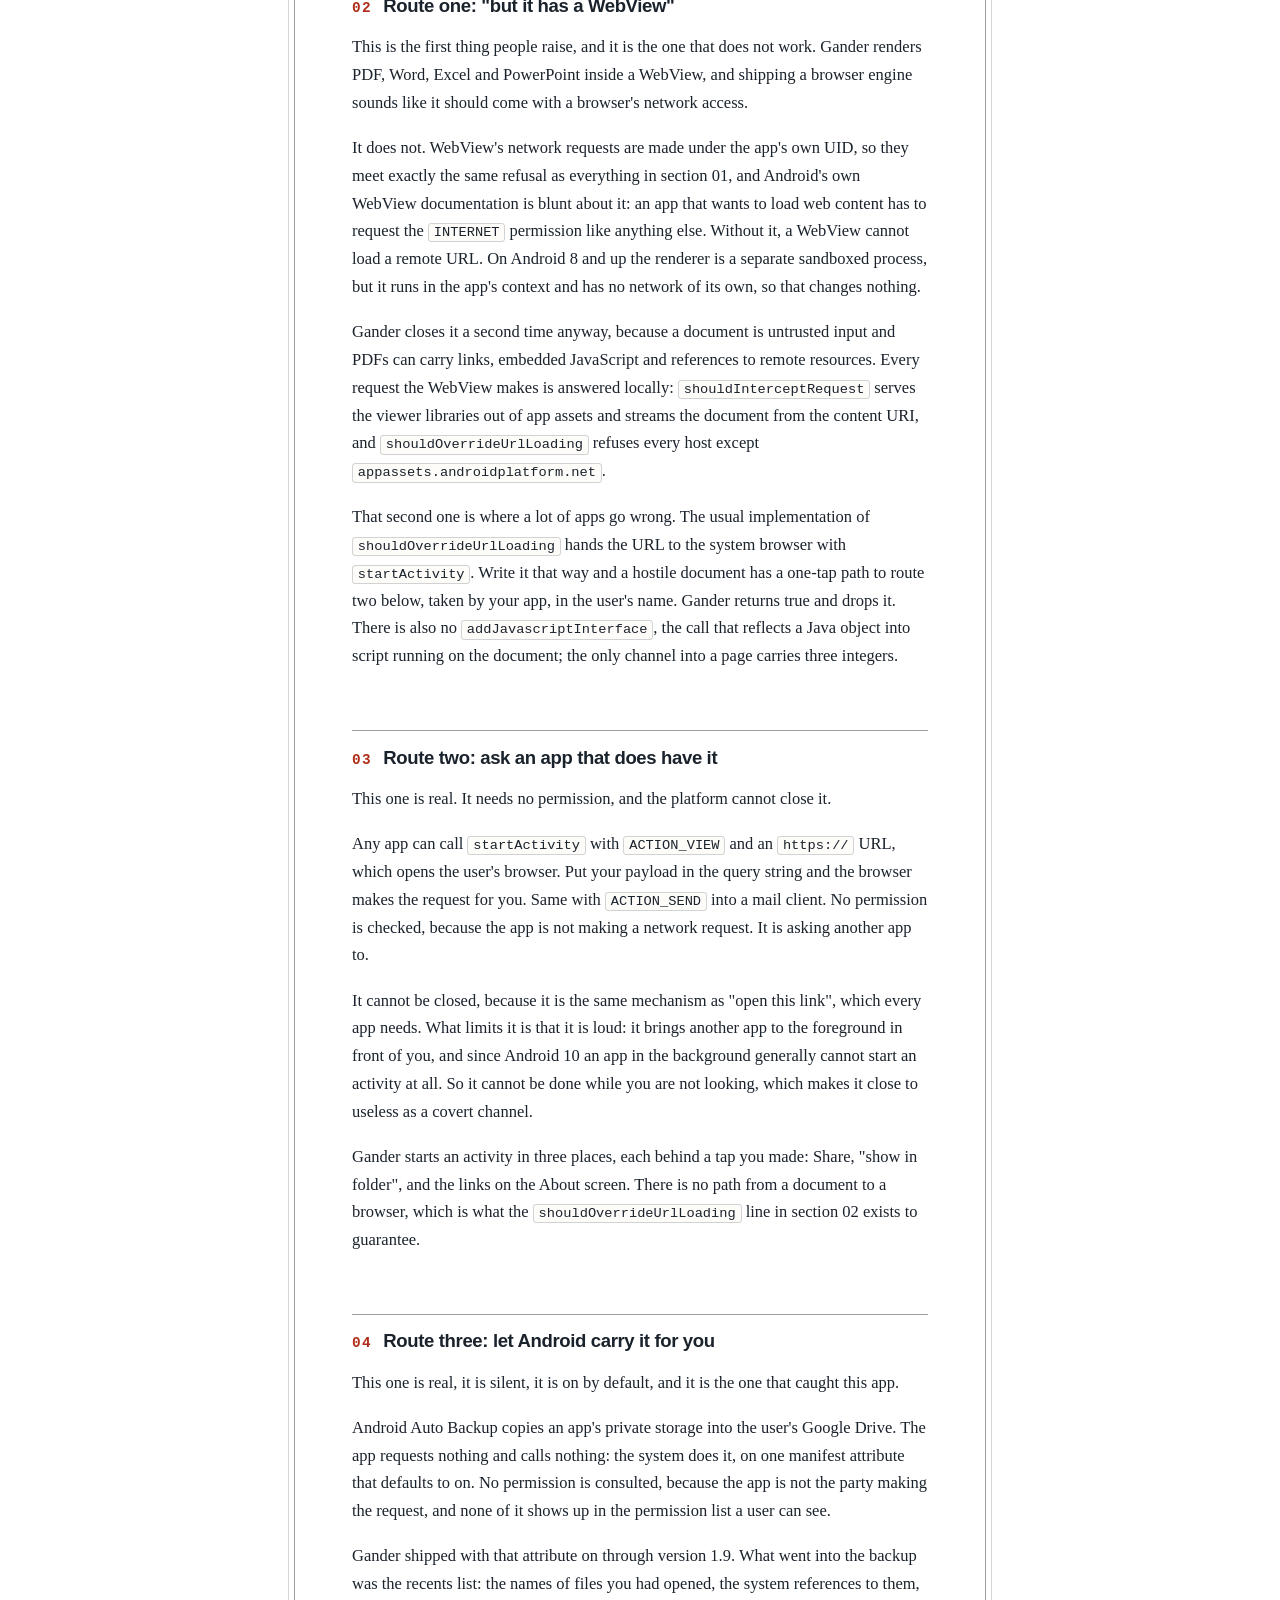
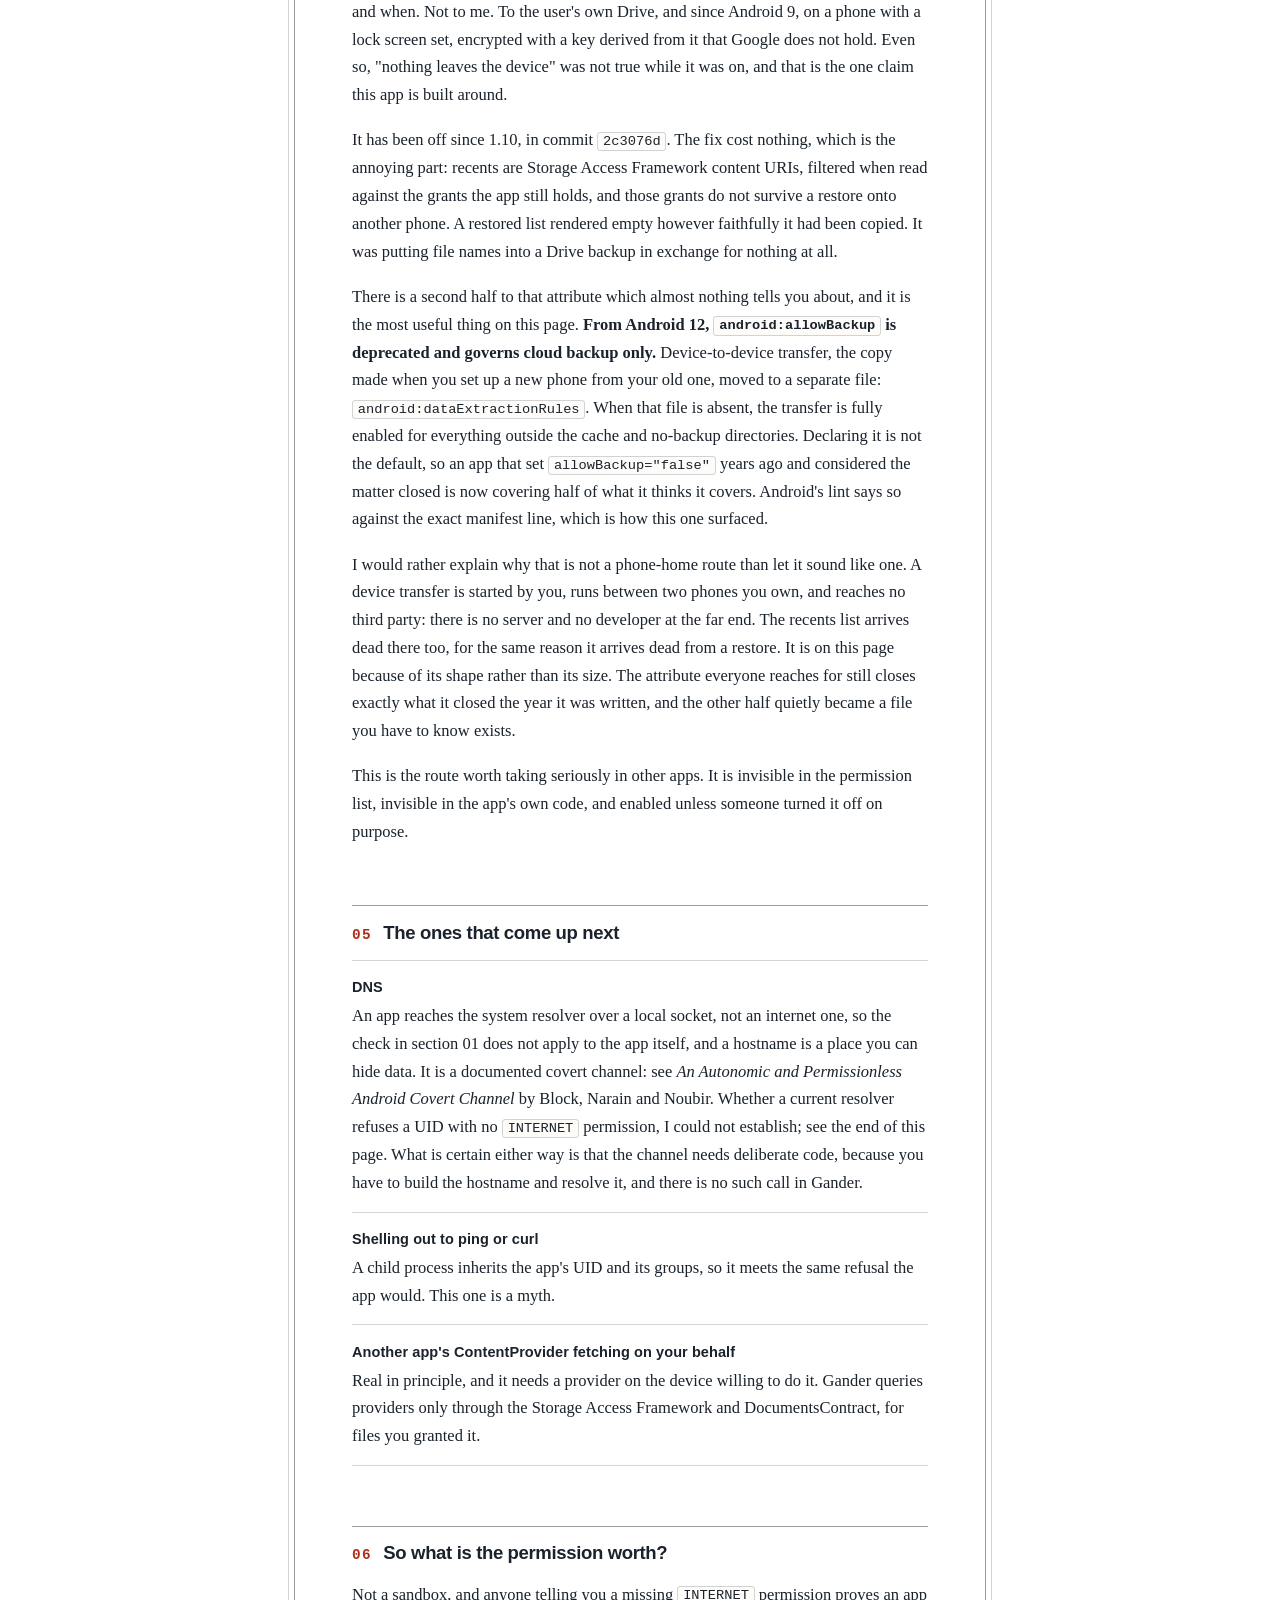
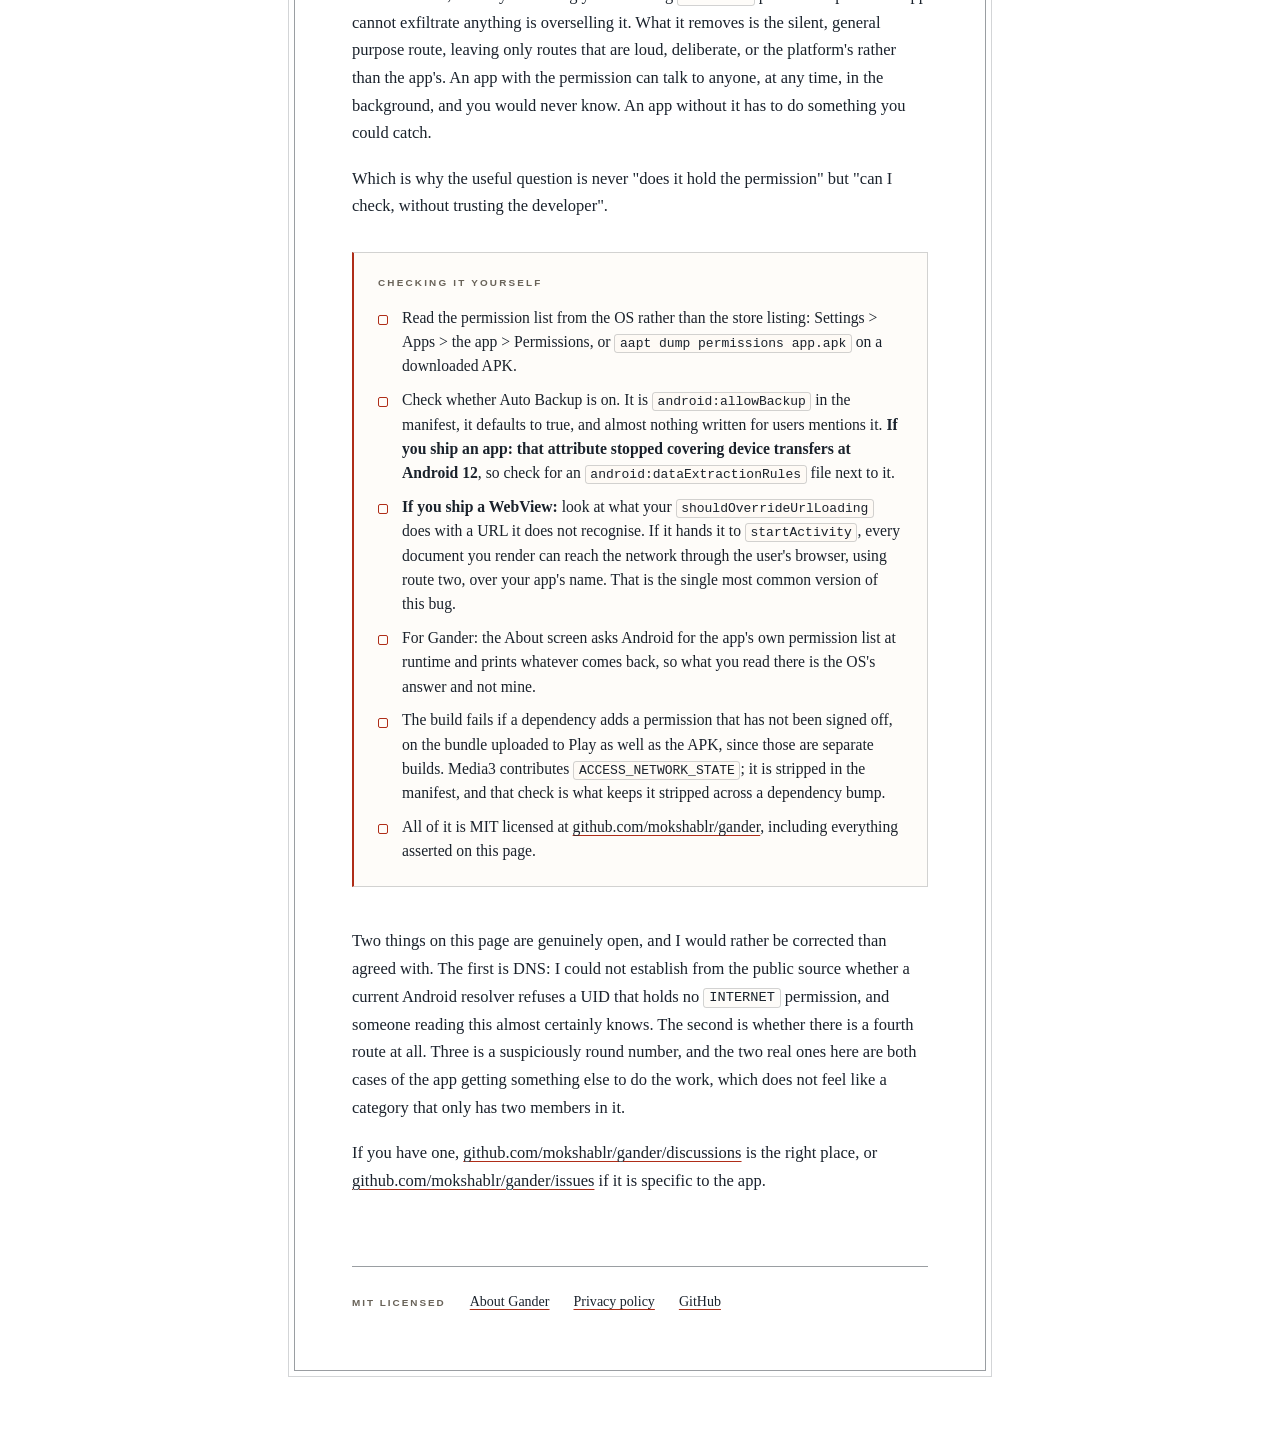
<file: docs/phone-home.html>
<!DOCTYPE html>
<html lang="en">
<head>
<meta charset="utf-8">
<meta name="viewport" content="width=device-width, initial-scale=1">
<title>Can an Android app without the INTERNET permission phone home? - Gander</title>
<meta name="description" content="Two of the three routes people raise really work, and neither is a bug in the app: one is a feature every Android app needs, the other is the OS acting on its behalf.">
<meta name="theme-color" content="#fcf6eb" media="(prefers-color-scheme: light)">
<meta name="theme-color" content="#0f141a" media="(prefers-color-scheme: dark)">
<meta name="author" content="Arjun Maniyani">
<link rel="canonical" href="https://arjun.maniyani.com/gander/phone-home.html">

<meta property="og:type" content="article">
<meta property="og:site_name" content="Gander">
<meta property="og:url" content="https://arjun.maniyani.com/gander/phone-home.html">
<meta property="og:title" content="Can an Android app without the INTERNET permission phone home?">
<meta property="og:description" content="Two of the three routes really work, and neither is a bug in the app. Plus the manifest attribute that stopped covering half of what it says at Android 12.">
<meta property="og:image" content="https://arjun.maniyani.com/gander/social-preview.png">
<meta property="og:image:type" content="image/png">
<meta property="og:image:width" content="1280">
<meta property="og:image:height" content="640">
<meta property="og:image:alt" content="Gander: take a gander at any file. An open source Android viewer for PDF, DOCX, XLSX, PPTX, JPG, MP4, MP3 and Markdown. Zero permissions, no ads or trackers, fully offline.">
<meta name="twitter:card" content="summary_large_image">
<meta name="twitter:title" content="Can an Android app without the INTERNET permission phone home?">
<meta name="twitter:description" content="One is a myth. Two are real, and neither is a bug: one is a feature every app needs, the other is the OS acting on the app's behalf.">
<meta name="twitter:image" content="https://arjun.maniyani.com/gander/social-preview.png">
<meta name="twitter:image:alt" content="Gander: take a gander at any file. Zero permissions, no ads or trackers, fully offline.">
<!--
  Served at https://arjun.maniyani.com/gander/phone-home.html. Self-contained on
  the same reasoning as privacy.html: no webfonts, no analytics, no external
  request of any kind. A page arguing that an app makes no network request has
  no business making three of its own before the reader reaches the first
  paragraph, and someone will check.

  The stylesheet below is copied from privacy.html, which copied it from
  index.html. All three must stay one site, so a change to any of them is a
  change to all three.
-->
<script type="application/ld+json">
{
  "@context": "https://schema.org",
  "@type": "TechArticle",
  "headline": "Can an Android app without the INTERNET permission phone home?",
  "url": "https://arjun.maniyani.com/gander/phone-home.html",
  "datePublished": "2026-09-06",
  "author": {
    "@type": "Person",
    "name": "Arjun Maniyani",
    "url": "https://arjun.maniyani.com/",
    "sameAs": ["https://github.com/mokshablr"]
  },
  "about": {
    "@type": "SoftwareApplication",
    "name": "Gander",
    "operatingSystem": "Android 8.0+",
    "applicationCategory": "UtilitiesApplication"
  }
}
</script>
<style>
  /* Matches docs/index.html exactly; the two pages must stay one site. See
     that file for why the light ground is shaped the way it is. */
  :root {
    --desk-top:  #f5e9da;
    --desk-bot:  #d2c9bd;
    --sheet:     transparent;
    --sheet-shadow: none;
    /* Light only. Switched off for the two dark selectors further down, so the
       frozen dark palette keeps its plain top-to-bottom wash. */
    --glow: radial-gradient(300% 60% at 50% -8%,
              rgba(252, 246, 236, 1) 0%,
              rgba(252, 246, 236, 0.92) 20%,
              rgba(252, 246, 236, 0.55) 40%,
              rgba(252, 246, 236, 0.18) 64%,
              rgba(252, 246, 236, 0) 88%);
    /* Translucent, not a tint: the block lifts by a fixed amount above whatever
       the ground is doing behind it, the grain carries straight through, and it
       can never harden into the floating white sheet that got rejected. */
    --card:      rgba(252, 246, 236, 0.34);
    --ink:       #1a222c;
    --ink-soft:  #4d5865;
    --ink-faint: #686258;
    --red:       #af2d18;
    --blue:      #14539f;
    --green:     #2b6b2f;
    --rule:      rgba(26, 34, 44, 0.19);
    --rule-firm: rgba(26, 34, 44, 0.44);
    --grain:     0.055;
    --grain-blend: multiply;
    --logo-shadow: 0 1px 2px rgba(44, 36, 25, 0.24), 0 6px 18px rgba(44, 36, 25, 0.16);
    --doc-face:      #fcf7ee;
    --switch-bg:     #f5ecdf;
    --switch-on-bg:  #1a222c;
    --switch-on-fg:  #f2eade;

    --serif: "Iowan Old Style", "Palatino Linotype", Palatino, "Book Antiqua", Georgia, serif;
    --geo:   Futura, "Century Gothic", "Avenir Next", Avenir, "Trebuchet MS", sans-serif;
    --mono:  ui-monospace, "SF Mono", SFMono-Regular, Menlo, Consolas, monospace;
  }

  /* The dark values appear twice on purpose: once for the OS preference and
     once for an explicit choice from the switcher, because a media query and an
     attribute selector cannot be combined in plain CSS. Keep the two in step. */
  @media (prefers-color-scheme: dark) {
    :root:not([data-theme="light"]) {
      --desk-top:  #161d26;
      --desk-bot:  #0e131a;
      --sheet:     transparent;
      --sheet-shadow: none;
      --card:      #1a222c;
      --ink:       #e7e1d5;
      --ink-soft:  #9ba6b2;
      --ink-faint: #6d7883;
      --red:       #e2795f;
      --blue:      #90caf9;
      --green:     #7fb883;
      --rule:      rgba(231, 225, 213, 0.16);
      --rule-firm: rgba(231, 225, 213, 0.30);
      --grain:     0.05;
      --grain-blend: screen;
      --logo-shadow: 0 1px 2px rgba(0,0,0,0.5), 0 3px 12px rgba(0,0,0,0.35);
      --doc-face:      #ffffff;
      --switch-bg:     #1a222c;
      --switch-on-bg:  #e7e1d5;
      --switch-on-fg:  #0e131a;
    }
  }

  :root[data-theme="dark"] {
    --desk-top:  #161d26;
    --desk-bot:  #0e131a;
    --sheet:     transparent;
    --sheet-shadow: none;
    --card:      #1a222c;
    --ink:       #e7e1d5;
    --ink-soft:  #9ba6b2;
    --ink-faint: #6d7883;
    --red:       #e2795f;
    --blue:      #90caf9;
    --green:     #7fb883;
    --rule:      rgba(231, 225, 213, 0.16);
    --rule-firm: rgba(231, 225, 213, 0.30);
    --grain:     0.05;
    --grain-blend: screen;
    --logo-shadow: 0 1px 2px rgba(0,0,0,0.5), 0 3px 12px rgba(0,0,0,0.35);
    --doc-face:      #ffffff;
    --switch-bg:     #1a222c;
    --switch-on-bg:  #e7e1d5;
    --switch-on-fg:  #0e131a;
  }

  /* The glow is the one thing the two themes do not share, and it is deliberately
     kept out of the blocks above so those stay exactly as they were. Dark is a
     plain vertical wash and has to remain one. */
  @media (prefers-color-scheme: dark) {
    :root:not([data-theme="light"]) { --glow: none; }
  }
  :root[data-theme="dark"] { --glow: none; }

  * { box-sizing: border-box; }

  html { -webkit-text-size-adjust: 100%; }

  body {
    margin: 0;
    /* Belt and braces for viewports narrower than anything testable here.
       clip, not hidden: it makes no scroll container, so the fixed grain
       overlay keeps working. */
    overflow-x: clip;
    padding: clamp(1.5rem, 5vw, 4rem) clamp(1rem, 5vw, 2rem) 5rem;
    /* Two layers, both pinned to the viewport: a wide soft source sitting just
       off the top edge, over the ramp it falls into. The source is far wider
       than it is tall on purpose, so the sheet and the margins sit at almost
       the same brightness at any given height and the ellipse never resolves
       into a shape you can point at. */
    background-image: var(--glow),
                      linear-gradient(to bottom, var(--desk-top), var(--desk-bot));
    background-attachment: fixed;
    color: var(--ink);
    font-family: var(--serif);
    font-size: clamp(16.5px, 0.55rem + 0.55vw, 18.5px);
    line-height: 1.68;
    -webkit-font-smoothing: antialiased;
    text-rendering: optimizeLegibility;
  }

  /* Paper grain. An inline feTurbulence, so still zero requests. */
  body::before {
    content: "";
    position: fixed;
    inset: 0;
    pointer-events: none;
    z-index: 1;
    opacity: var(--grain);
    mix-blend-mode: var(--grain-blend);
    background-image: url("data:image/svg+xml,%3Csvg xmlns='http://www.w3.org/2000/svg' width='180' height='180'%3E%3Cfilter id='n'%3E%3CfeTurbulence type='fractalNoise' baseFrequency='0.82' numOctaves='4' stitchTiles='stitch'/%3E%3C/filter%3E%3Crect width='180' height='180' filter='url(%23n)'/%3E%3C/svg%3E");
  }

  /* ---- the framed document ---- */

  .sheet {
    position: relative;
    max-width: 44rem;
    margin: 0 auto;
    padding: clamp(2rem, 6vw, 4.5rem) clamp(1.25rem, 5vw, 4rem) clamp(2.5rem, 6vw, 4rem);
    background: var(--sheet);
    box-shadow: var(--sheet-shadow);
    z-index: 2;
  }

  /* Two nested hairlines, the social preview's frame. Suppressed on narrow
     screens, where they would crush the measure. */
  .sheet::before,
  .sheet::after {
    content: "";
    position: absolute;
    pointer-events: none;
  }
  .sheet::before { inset: 0;     border: 1px solid var(--rule); }
  .sheet::after  { inset: 6px;   border: 1px solid var(--rule-firm); }

  @media (max-width: 40rem) {
    .sheet::before, .sheet::after { display: none; }
    .sheet { padding-left: 0; padding-right: 0; }
  }

  @media (min-width: 40.001rem) {
    .masthead::before { inset: -1.5rem -1rem 0; }
  }

  /* ---- masthead ---- */

  .masthead {
    position: relative;
    margin-bottom: clamp(2rem, 5vw, 3.25rem);
    padding-bottom: clamp(1.5rem, 3vw, 2rem);
    border-bottom: 1px solid var(--rule-firm);
  }

  /* Ruled-paper motif, 36px pitch as in the social preview, fading out. */
  .masthead::before {
    content: "";
    position: absolute;
    /* Bleeds past the text column on wide screens for a printed-sheet feel.
       Kept inside the box below 40rem: at a 320px viewport the body padding
       resolves to exactly 1rem, so a 1rem bleed lands on the viewport edge
       with nothing to spare. Measured as not overflowing at 500px and up,
       which is as narrow as headless Chrome will lay out. */
    inset: -1.5rem 0 0;
    z-index: -1;
    background-image: repeating-linear-gradient(
      to bottom,
      transparent 0 35px,
      var(--rule) 35px 36px
    );
    -webkit-mask-image: linear-gradient(to bottom, rgba(0,0,0,0.5), transparent 82%);
            mask-image: linear-gradient(to bottom, rgba(0,0,0,0.5), transparent 82%);
  }

  .lockup {
    display: flex;
    align-items: center;
    gap: 0.8rem;
    margin-bottom: clamp(1.5rem, 4vw, 2.5rem);
  }

  .lockup svg {
    width: 42px;
    height: 42px;
    flex: none;
    border-radius: 9px;
    box-shadow: var(--logo-shadow);
  }

  .wordmark {
    font-family: var(--geo);
    font-weight: 700;
    font-size: 1.42rem;
    letter-spacing: -0.035em;
    line-height: 1;
  }

  .eyebrow {
    font-family: var(--geo);
    font-weight: 700;
    font-size: 0.66rem;
    letter-spacing: 0.265em;
    text-transform: uppercase;
    color: var(--ink-soft);
    margin: 0 0 0.7rem;
  }

  .eyebrow .dot { color: var(--red); }

  h1 {
    font-family: var(--geo);
    font-weight: 700;
    font-size: clamp(2.1rem, 1.2rem + 3.6vw, 3.3rem);
    line-height: 1.02;
    letter-spacing: -0.045em;
    margin: 0 0 0.85rem;
    text-wrap: balance;
  }

  .dateline {
    font-family: var(--mono);
    font-size: 0.76rem;
    letter-spacing: 0.02em;
    color: var(--ink-faint);
    margin: 0;
  }

  /* ---- the claim ---- */

  .claim {
    margin: 0 0 1.5rem;
    font-size: clamp(1.34rem, 0.9rem + 1.7vw, 1.78rem);
    line-height: 1.28;
    font-style: italic;
    letter-spacing: -0.012em;
    text-wrap: balance;
  }

  .claim strong { font-style: normal; font-weight: 600; }

  .lede { font-size: 1.06em; }

  /* ---- verify strip ---- */

  .verify {
    margin: 2rem 0 2.5rem;
    padding: 1.35rem 1.5rem 1.4rem;
    background: var(--card);
    border: 1px solid var(--rule);
    border-left: 2px solid var(--red);
  }

  .verify-label {
    font-family: var(--geo);
    font-weight: 700;
    font-size: 0.62rem;
    letter-spacing: 0.22em;
    text-transform: uppercase;
    color: var(--ink-faint);
    margin: 0 0 0.9rem;
  }

  .verify ul { margin: 0; padding: 0; list-style: none; }

  .verify li {
    position: relative;
    padding-left: 1.5rem;
    margin-bottom: 0.6rem;
    font-size: 0.95em;
    line-height: 1.55;
  }

  .verify li:last-child { margin-bottom: 0; }

  .verify li::before {
    content: "";
    position: absolute;
    left: 0;
    top: 0.58em;
    width: 8px;
    height: 8px;
    border: 1.5px solid var(--red);
    border-radius: 2px;
  }

  /* ---- sections ---- */

  section { margin-top: clamp(2.5rem, 6vw, 3.75rem); }

  h2 {
    font-family: var(--geo);
    font-weight: 700;
    font-size: 1.16rem;
    letter-spacing: -0.02em;
    line-height: 1.25;
    margin: 0 0 1rem;
    padding-top: 0.9rem;
    border-top: 1px solid var(--rule-firm);
    display: flex;
    align-items: baseline;
    gap: 0.7rem;
  }

  /* Sized and weighted to read as part of the heading rather than a speck
     beside it. It was already on the heading's baseline; at a third the height
     and regular weight it just looked dropped. */
  h2 .num {
    font-family: var(--mono);
    font-size: 0.9rem;
    font-weight: 700;
    letter-spacing: 0.1em;
    color: var(--red);
    flex: none;
  }

  p { margin: 0 0 1.1rem; }
  section > p:last-child, li > p:last-child { margin-bottom: 0; }

  ul.kept { margin: 0 0 1.1rem; padding: 0; list-style: none; }

  ul.kept li {
    padding: 0.9rem 0 0.95rem 0;
    border-bottom: 1px solid var(--rule);
  }
  ul.kept li:first-child { border-top: 1px solid var(--rule); }

  ul.kept b {
    font-family: var(--geo);
    font-weight: 700;
    font-size: 0.88em;
    letter-spacing: 0.005em;
    display: block;
    margin-bottom: 0.15rem;
  }

  ul.plain { margin: 0 0 1.1rem; padding-left: 1.15rem; }
  ul.plain li { margin-bottom: 0.5rem; }

  code {
    font-family: var(--mono);
    font-size: 0.83em;
    background: var(--card);
    border: 1px solid var(--rule);
    border-radius: 3px;
    padding: 0.08em 0.35em;
  }

  a {
    color: var(--ink);
    text-decoration-color: var(--red);
    text-decoration-thickness: 1px;
    text-underline-offset: 0.18em;
    transition: color 0.15s ease;
  }
  a:hover { color: var(--red); }
  a:focus-visible {
    outline: 2px solid var(--red);
    outline-offset: 3px;
    border-radius: 2px;
  }

  strong { font-weight: 600; }

  /* ---- colophon ---- */

  footer {
    margin-top: clamp(3rem, 7vw, 4.5rem);
    padding-top: 1.4rem;
    border-top: 1px solid var(--rule-firm);
    font-size: 0.85em;
    color: var(--ink-soft);
    display: flex;
    flex-wrap: wrap;
    gap: 0.5rem 1.5rem;
    align-items: baseline;
  }

  footer .mit {
    font-family: var(--geo);
    font-weight: 700;
    font-size: 0.62rem;
    letter-spacing: 0.2em;
    text-transform: uppercase;
    color: var(--ink-faint);
  }

  /* ---- theme switcher ----
     TEMPORARY, for comparing the two palettes during review. To remove it:
     delete this block, the .theme-switch markup, the script at the end of
     the body, and both :root[data-theme="dark"] rules (the token block and
     the --glow: none line), then the media query alone drives the theme
     again exactly as before. */

  .theme-switch {
    position: fixed;
    top: 0.9rem;
    right: 0.9rem;
    z-index: 10;
    display: flex;
    gap: 1px;
    padding: 1px;
    background: var(--rule);
    border: 1px solid var(--rule-firm);
    border-radius: 7px;
    overflow: hidden;
  }

  .theme-switch button {
    font-family: var(--geo);
    font-weight: 700;
    font-size: 0.56rem;
    letter-spacing: 0.15em;
    text-transform: uppercase;
    padding: 0.42rem 0.6rem;
    border: 0;
    cursor: pointer;
    background: var(--switch-bg);
    color: var(--ink-soft);
  }

  .theme-switch button:hover { color: var(--ink); }

  /* Tokens rather than root-scoped overrides: a :root[data-theme] prefix
     outranks [aria-pressed] and was repainting the pressed button's background
     back to the unpressed tone, leaving near-black text on it in dark. */
  .theme-switch button[aria-pressed="true"] {
    background: var(--switch-on-bg);
    color: var(--switch-on-fg);
  }

  .theme-switch button:focus-visible {
    outline: 2px solid var(--red);
    outline-offset: -2px;
  }

  /* ---- motion ----
     Deliberately only the logo and the accent rule. Text is never animated in
     from opacity 0: this page has to stay legible to a Play reviewer, a crawler
     and an archiver, and anything that starts invisible is one failed animation
     away from a blank privacy policy. Decoration can move; the policy cannot. */

  @media (prefers-reduced-motion: no-preference) {
    .lockup svg {
      animation: settle 0.7s cubic-bezier(0.22, 0.68, 0.3, 1) backwards;
    }
    .wordmark {
      animation: slide 0.7s cubic-bezier(0.22, 0.68, 0.3, 1) 0.08s backwards;
    }
    .verify {
      animation: sweep 0.85s cubic-bezier(0.4, 0, 0.2, 1) 0.25s backwards;
    }
  }

  @keyframes settle {
    from { opacity: 0; transform: translateY(-6px) rotate(-7deg); }
    to   { opacity: 1; transform: none; }
  }

  @keyframes slide {
    from { opacity: 0; transform: translateX(-8px); }
    to   { opacity: 1; transform: none; }
  }

  /* Grows the red rule down the verify block rather than fading the text in. */
  @keyframes sweep {
    from { border-left-color: transparent; }
    to   { border-left-color: var(--red); }
  }

  /* ---- print: it is a policy, people print these ---- */

  @media print {
    body {
      background: #fff;
      color: #000;
      font-size: 11pt;
      padding: 0;
    }
    body::before, .masthead::before { display: none; }
    .sheet::before, .sheet::after { display: none; }
    .sheet { max-width: none; padding: 0; background: none; box-shadow: none; }
    .theme-switch { display: none; }
    :root { --doc-face: #ffffff; }
    .verify { border: 1px solid #999; border-left-width: 2px; background: none; }
    a { color: #000; text-decoration: none; }
    a[href^="http"]::after {
      content: " (" attr(href) ")";
      font-family: monospace;
      font-size: 8.5pt;
      word-break: break-all;
    }
    section, footer { break-inside: avoid; }
    h2 { break-after: avoid; }
  }
</style>
</head>
<body>

<!-- TEMPORARY review control, see .theme-switch in the stylesheet for removal -->
<div class="theme-switch" role="group" aria-label="Colour theme">
  <button type="button" data-set="light">Light</button>
  <button type="button" data-set="dark">Dark</button>
  <button type="button" data-set="system">System</button>
</div>

<div class="sheet">

  <header class="masthead">

    <div class="lockup">
      <svg viewBox="18 18 72 72" role="img" aria-label="Gander app icon">
        <rect x="18" y="18" width="72" height="72" rx="16" fill="#F6F1E6"/>
        <g transform="translate(-3.5,-1)">
          <path fill="#262A2E" d="M64.5,50 L64.5,34 C64.5,29.6 63.9,26.6 62.4,25.1 C61.2,23.9 59.6,23.25 57.9,23.3 C55.1,23.4 52.9,25.3 52.3,28.0 L46.6,29.8 C45.9,30.05 45.9,30.75 46.6,30.95 L52.4,32.3 C53.1,34.1 54.7,35.3 56.6,35.6 C57.7,35.8 58.2,36.7 58.2,38.4 L58.2,50 Z"/>
          <g transform="rotate(-22,56.4,31.9)">
            <path fill="#FDFBF5" d="M52.9,31.9 a3.5,2.4 0 1,0 7.0,0 a3.5,2.4 0 1,0 -7.0,0 Z"/>
          </g>
          <path fill="#F6F1E6" d="M55.6,26.2 a1.0,1.0 0 1,0 0.01,0 Z"/>
        </g>
        <g transform="rotate(-16,43,61)">
          <path fill="var(--doc-face)" d="M33,44 h14 l9,9 v22 q0,3 -3,3 h-20 q-3,0 -3,-3 v-28 q0,-3 3,-3 Z"/>
          <path fill="#C9CFD6" d="M47,44 l9,9 h-9 Z"/>
          <path fill="#1565C0" d="M35,52 h9 v9 h-9 Z"/>
          <path fill="#D9DEE5" d="M35,65 h16 v3 h-16 Z"/>
          <path fill="#D9DEE5" d="M35,71 h12 v3 h-12 Z"/>
        </g>
        <g transform="rotate(14,65,61)">
          <path fill="var(--doc-face)" d="M55,44 h14 l9,9 v22 q0,3 -3,3 h-20 q-3,0 -3,-3 v-28 q0,-3 3,-3 Z"/>
          <path fill="#C9CFD6" d="M69,44 l9,9 h-9 Z"/>
          <path fill="#2E7D32" d="M57,52 h9 v9 h-9 Z"/>
          <path fill="#D9DEE5" d="M57,65 h16 v3 h-16 Z"/>
          <path fill="#D9DEE5" d="M57,71 h12 v3 h-12 Z"/>
        </g>
        <g transform="rotate(-2,54,54)">
          <path fill="var(--doc-face)" d="M44,37 h14 l9,9 v22 q0,3 -3,3 h-20 q-3,0 -3,-3 v-28 q0,-3 3,-3 Z"/>
          <path fill="#C9CFD6" d="M58,37 l9,9 h-9 Z"/>
          <path fill="#D32F2F" d="M46,45 h9 v9 h-9 Z"/>
          <path fill="#D9DEE5" d="M46,58 h16 v3 h-16 Z"/>
          <path fill="#D9DEE5" d="M46,64 h12 v3 h-12 Z"/>
        </g>
      </svg>
      <span class="wordmark">Gander</span>
    </div>

    <p class="eyebrow">Explainer <span class="dot">&middot;</span> Permissions</p>
    <h1>Can an app without the INTERNET permission phone home?</h1>
    <p class="dateline">6 September 2026</p>

  </header>

  <p class="claim"><strong>Yes, by two of the three.</strong> Neither of the two is a
  hole in the app, which is what makes them interesting: one is a feature every app
  on your phone needs, and the other is the operating system doing it for you.</p>

  <p class="lede">Gander is an Android file viewer that requests no permissions at
  all. The usual reply to that is some version of "the permission list is theatre, it
  can still get data out". It is a fair question with a real answer, so here is what
  the permission gates, the three routes around it people raise, and what one app
  does about each.</p>

  <p>Two things here are worth checking in your own app before you finish reading.
  One is a line of WebView code most tutorials get wrong. The other is a manifest
  attribute that quietly stopped covering half of what it says.</p>

  <section>
    <h2><span class="num">01</span> What the permission actually stops</h2>

    <p><code>INTERNET</code> is granted at install time, with no prompt, and it is not
    enforced where people assume. It is enforced at the moment a socket is created,
    underneath anything you can write in Java.</p>

    <p>The mechanism changed once, and the answer did not. Before Android 10 an app
    holding the permission was put into a supplementary group, <code>AID_INET</code>,
    and an out-of-tree kernel patch called paranoid networking refused an internet
    socket to any UID outside it. From Android 10 that patch is gone, removed in the
    4.19 kernel, and an eBPF filter on cgroup socket creation does the same job: only
    UIDs carrying <code>android.permission.INTERNET</code> may open an INET or INET6
    socket. Gander runs on Android 8 and up, so both are live somewhere in its
    range.</p>

    <p>It is not a check inside the Java API that can be reflected around, and not a
    policy an app can ask to have relaxed at runtime. OkHttp, Retrofit,
    <code>HttpURLConnection</code>, a raw <code>Socket</code>, the NDK: all of them
    end at the same <code>socket()</code> call, and without the permission that call
    fails. Nothing you write inside the app gets past it. The rest of this page is
    about the fact that it only covers sockets the app opens itself.</p>
  </section>

  <section>
    <h2><span class="num">02</span> Route one: "but it has a WebView"</h2>

    <p>This is the first thing people raise, and it is the one that does not work.
    Gander renders PDF, Word, Excel and PowerPoint inside a WebView, and shipping a
    browser engine sounds like it should come with a browser's network access.</p>

    <p>It does not. WebView's network requests are made under the app's own UID, so
    they meet exactly the same refusal as everything in section 01, and Android's own
    WebView documentation is blunt about it: an app that wants to load web content
    has to request the <code>INTERNET</code> permission like anything else. Without
    it, a WebView cannot load a remote URL. On Android 8 and up the renderer is a
    separate sandboxed process, but it runs in the app's context and has no network
    of its own, so that changes nothing.</p>

    <p>Gander closes it a second time anyway, because a document is untrusted input
    and PDFs can carry links, embedded JavaScript and references to remote resources.
    Every request the WebView makes is answered locally:
    <code>shouldInterceptRequest</code> serves the viewer libraries out of app assets
    and streams the document from the content URI, and
    <code>shouldOverrideUrlLoading</code> refuses every host except
    <code>appassets.androidplatform.net</code>.</p>

    <p>That second one is where a lot of apps go wrong. The usual implementation of
    <code>shouldOverrideUrlLoading</code> hands the URL to the system browser with
    <code>startActivity</code>. Write it that way and a hostile document has a
    one-tap path to route two below, taken by your app, in the user's name. Gander
    returns true and drops it. There is also no <code>addJavascriptInterface</code>,
    the call that reflects a Java object into script running on the document; the
    only channel into a page carries three integers.</p>
  </section>

  <section>
    <h2><span class="num">03</span> Route two: ask an app that does have it</h2>

    <p>This one is real. It needs no permission, and the platform cannot close it.</p>

    <p>Any app can call <code>startActivity</code> with <code>ACTION_VIEW</code> and
    an <code>https://</code> URL, which opens the user's browser. Put your payload in
    the query string and the browser makes the request for you. Same with
    <code>ACTION_SEND</code> into a mail client. No permission is checked, because
    the app is not making a network request. It is asking another app to.</p>

    <p>It cannot be closed, because it is the same mechanism as "open this link", which
    every app needs. What limits it is that it is loud: it brings another app to the
    foreground in front of you, and since Android 10 an app in the background
    generally cannot start an activity at all. So it cannot be done while you are not
    looking, which makes it close to useless as a covert channel.</p>

    <p>Gander starts an activity in three places, each behind a tap you made: Share,
    "show in folder", and the links on the About screen. There is no path from a
    document to a browser, which is what the <code>shouldOverrideUrlLoading</code>
    line in section 02 exists to guarantee.</p>
  </section>

  <section>
    <h2><span class="num">04</span> Route three: let Android carry it for you</h2>

    <p>This one is real, it is silent, it is on by default, and it is the one that
    caught this app.</p>

    <p>Android Auto Backup copies an app's private storage into the user's Google
    Drive. The app requests nothing and calls nothing: the system does it, on one
    manifest attribute that defaults to on. No permission is consulted, because the
    app is not the party making the request, and none of it shows up in the
    permission list a user can see.</p>

    <p>Gander shipped with that attribute on through version 1.9. What went into the
    backup was the recents list: the names of files you had opened, the system
    references to them, and when. Not to me. To the user's own Drive, and since Android
    9, on a phone with a lock screen set, encrypted with a key derived from it that
    Google does not hold. Even so, "nothing leaves the device" was not true while it
    was on, and that is the one claim this app is built around.</p>

    <p>It has been off since 1.10, in commit <code>2c3076d</code>. The fix cost nothing,
    which is the annoying part: recents are Storage Access Framework content URIs,
    filtered when read against the grants the app still holds, and those grants do
    not survive a restore onto another phone. A restored list rendered empty however
    faithfully it had been copied. It was putting file names into a Drive backup in
    exchange for nothing at all.</p>

    <p>There is a second half to that attribute which almost nothing tells you about,
    and it is the most useful thing on this page. <strong>From Android 12,
    <code>android:allowBackup</code> is deprecated and governs cloud backup
    only.</strong> Device-to-device transfer, the copy made when you set up a new
    phone from your old one, moved to a separate file:
    <code>android:dataExtractionRules</code>. When that file is absent, the transfer
    is fully enabled for everything outside the cache and no-backup directories.
    Declaring it is not the default, so an app that set <code>allowBackup="false"</code>
    years ago and considered the matter closed is now covering half of what it thinks
    it covers. Android's lint says so against the exact manifest line, which is how
    this one surfaced.</p>

    <p>I would rather explain why that is not a phone-home route than let it sound
    like one. A device transfer is started by you, runs between two phones you own,
    and reaches no third party: there is no server and no developer at the far end.
    The recents list arrives dead there too, for the same reason it arrives dead from
    a restore. It is on this page because of its shape rather than its size. The
    attribute everyone reaches for still closes exactly what it closed the year it
    was written, and the other half quietly became a file you have to know exists.</p>

    <p>This is the route worth taking seriously in other apps. It is invisible in the
    permission list, invisible in the app's own code, and enabled unless someone
    turned it off on purpose.</p>
  </section>

  <section>
    <h2><span class="num">05</span> The ones that come up next</h2>

    <ul class="kept">
      <li>
        <b>DNS</b>
        An app reaches the system resolver over a local socket, not an internet one, so the
        check in section 01 does not apply to the app itself, and a hostname is a
        place you can hide data. It is a documented covert channel: see <i>An
        Autonomic and Permissionless Android Covert Channel</i> by Block, Narain and
        Noubir. Whether a current resolver refuses a UID with no
        <code>INTERNET</code> permission, I could not establish; see the end of this
        page. What is certain either way is that the channel needs deliberate code,
        because you have to build the hostname and resolve it, and there is no such
        call in Gander.
      </li>
      <li>
        <b>Shelling out to ping or curl</b>
        A child process inherits the app's UID and its groups, so it meets the same
        refusal the app would. This one is a myth.
      </li>
      <li>
        <b>Another app's ContentProvider fetching on your behalf</b>
        Real in principle, and it needs a provider on the device willing to do it. Gander
        queries providers only through the Storage Access Framework and
        DocumentsContract, for files you granted it.
      </li>
    </ul>
  </section>

  <section>
    <h2><span class="num">06</span> So what is the permission worth?</h2>

    <p>Not a sandbox, and anyone telling you a missing <code>INTERNET</code> permission
    proves an app cannot exfiltrate anything is overselling it. What it removes is the
    silent, general purpose route, leaving only routes that are loud, deliberate, or
    the platform's rather than the app's. An app with the permission can talk to
    anyone, at any time, in the background, and you would never know. An app without
    it has to do something you could catch.</p>

    <p>Which is why the useful question is never "does it hold the permission" but
    "can I check, without trusting the developer".</p>

    <div class="verify">
      <p class="verify-label">Checking it yourself</p>
      <ul>
        <li>Read the permission list from the OS rather than the store listing:
        Settings &gt; Apps &gt; the app &gt; Permissions, or
        <code>aapt dump permissions app.apk</code> on a downloaded APK.</li>
        <li>Check whether Auto Backup is on. It is
        <code>android:allowBackup</code> in the manifest, it defaults to true, and
        almost nothing written for users mentions it. <strong>If you ship an app:
        that attribute stopped covering device transfers at Android 12</strong>, so
        check for an <code>android:dataExtractionRules</code> file next to it.</li>

        <li><strong>If you ship a WebView:</strong> look at what your
        <code>shouldOverrideUrlLoading</code> does with a URL it does not recognise.
        If it hands it to <code>startActivity</code>, every document you render can
        reach the network through the user's browser, using route two, over your
        app's name. That is the single most common version of this bug.</li>
        <li>For Gander: the About screen asks Android for the app's own permission
        list at runtime and prints whatever comes back, so what you read there is the
        OS's answer and not mine.</li>
        <li>The build fails if a dependency adds a permission that has not been signed off,
        on the bundle uploaded to Play as well as the APK, since those are separate
        builds. Media3 contributes <code>ACCESS_NETWORK_STATE</code>; it is stripped
        in the manifest, and that check is what keeps it stripped across a dependency
        bump.</li>
        <li>All of it is MIT licensed at
        <a href="https://github.com/mokshablr/gander">github.com/mokshablr/gander</a>,
        including everything asserted on this page.</li>
      </ul>
    </div>

    <p>Two things on this page are genuinely open, and I would rather be corrected than
    agreed with. The first is DNS: I could not establish from the public source
    whether a current Android resolver refuses a UID that holds no
    <code>INTERNET</code> permission, and someone reading this almost certainly
    knows. The second is whether there is a fourth route at all. Three is a
    suspiciously round number, and the two real ones here are both cases of the app
    getting something else to do the work, which does not feel like a category that
    only has two members in it.</p>

    <p>If you have one,
    <a href="https://github.com/mokshablr/gander/discussions">github.com/mokshablr/gander/discussions</a>
    is the right place, or
    <a href="https://github.com/mokshablr/gander/issues">github.com/mokshablr/gander/issues</a>
    if it is specific to the app.</p>
  </section>

  <footer>
    <span class="mit">MIT licensed</span>
    <!-- index.html, not "./": a bare directory link only resolves to the page
         when a server applies its DirectoryIndex, and shows a file listing when
         the page is opened straight off disk. -->
    <span><a href="index.html">About Gander</a></span>
    <span><a href="privacy.html">Privacy policy</a></span>
    <span><a href="https://github.com/mokshablr/gander">GitHub</a></span>
  </footer>

</div>

<!-- TEMPORARY, with the switcher. No storage of any kind: the choice lasts
     until the page is reloaded, on the same reasoning as privacy.html. -->
<script>
(function () {
  var root = document.documentElement;
  var buttons = document.querySelectorAll(".theme-switch button");

  function apply(choice) {
    if (choice === "light" || choice === "dark") root.setAttribute("data-theme", choice);
    else { root.removeAttribute("data-theme"); choice = "system"; }
    for (var i = 0; i < buttons.length; i++) {
      buttons[i].setAttribute("aria-pressed", buttons[i].dataset.set === choice);
    }
  }

  for (var i = 0; i < buttons.length; i++) {
    buttons[i].addEventListener("click", function () { apply(this.dataset.set); });
  }

  apply("system");
})();
</script>

</body>
</html>
</file>
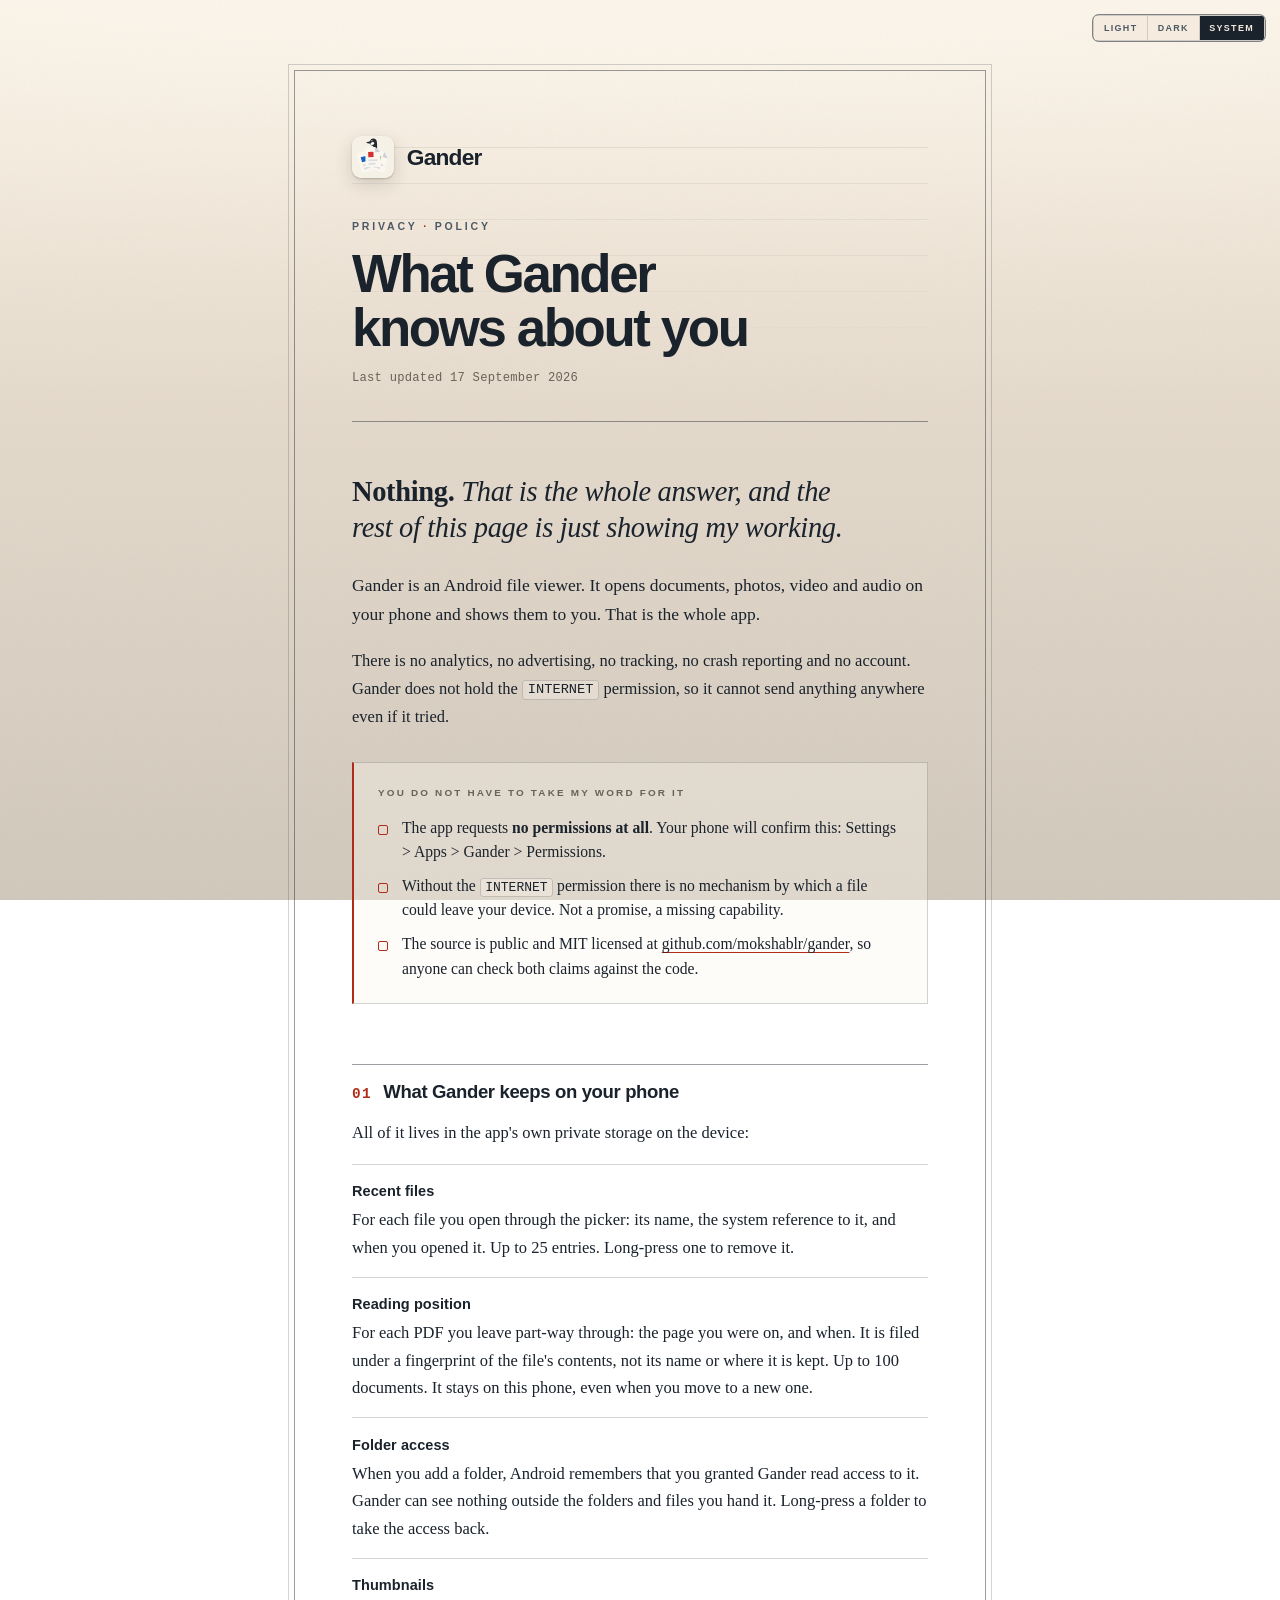
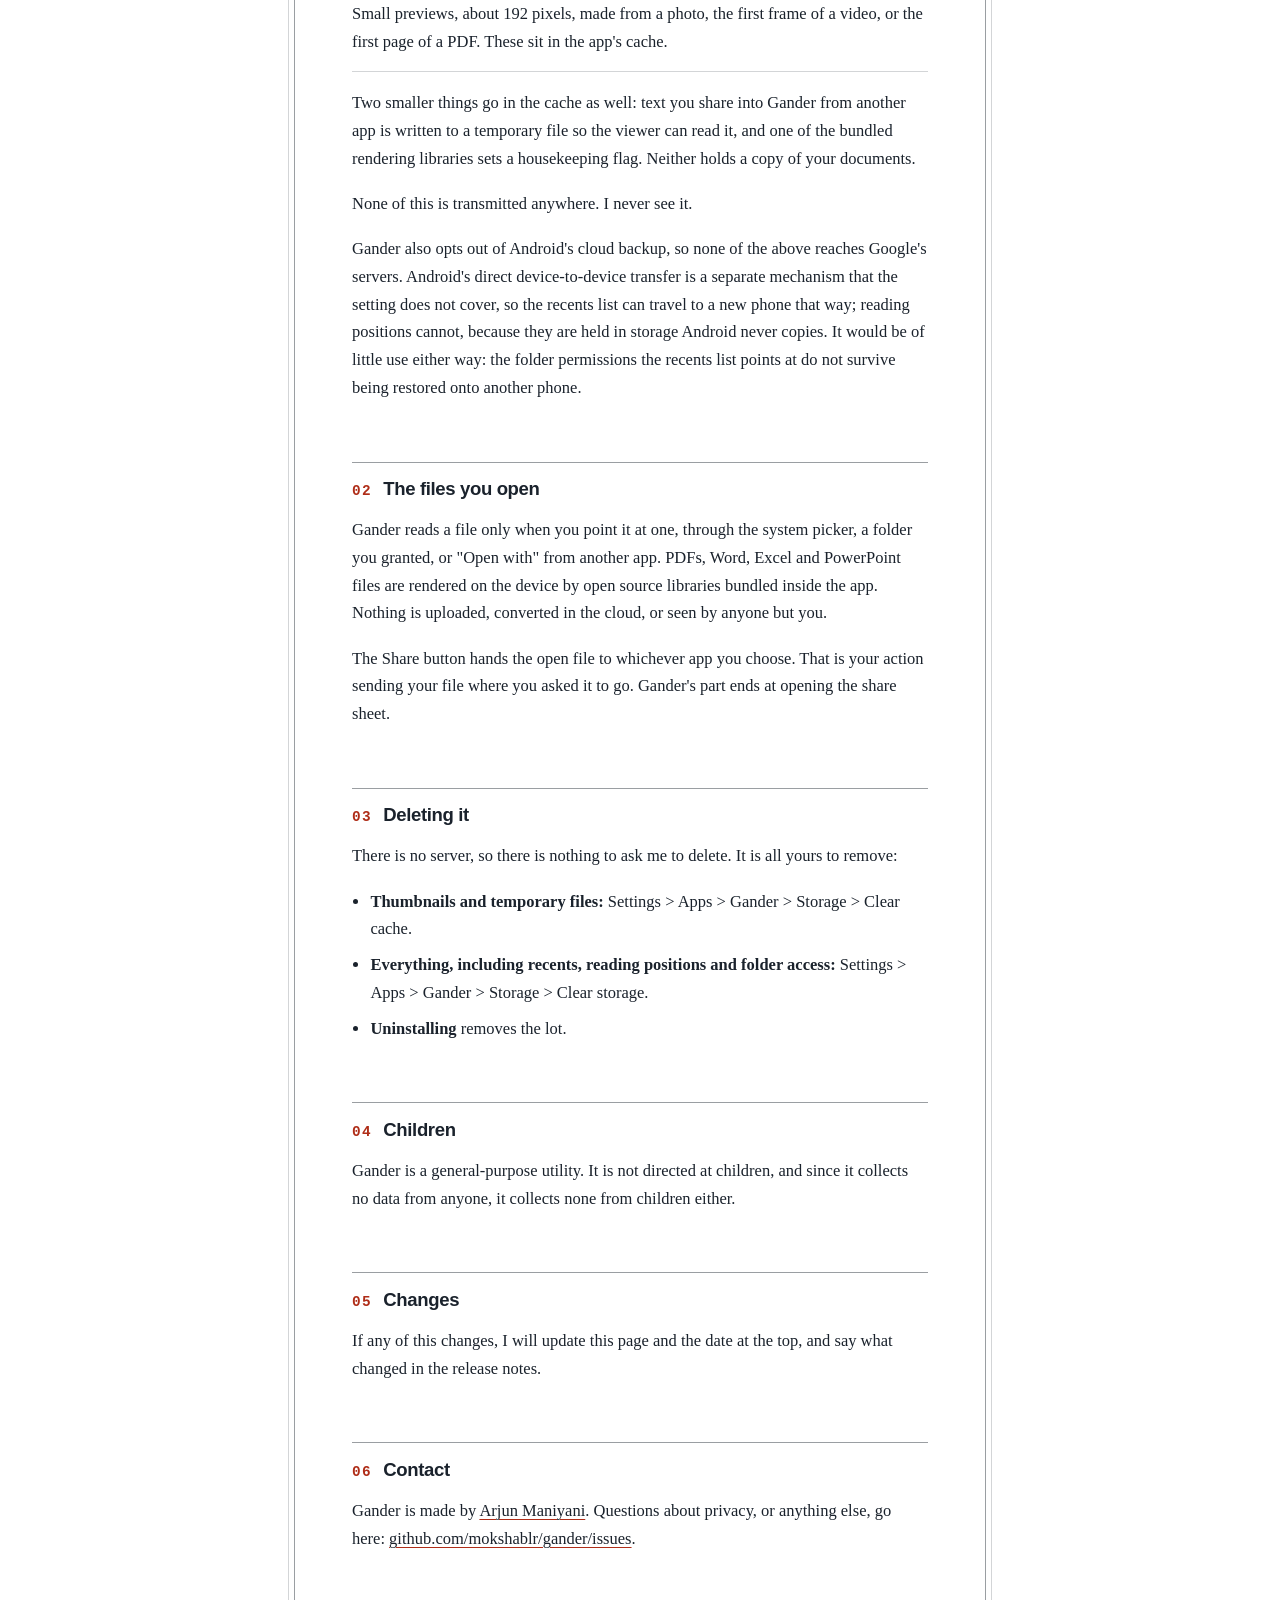
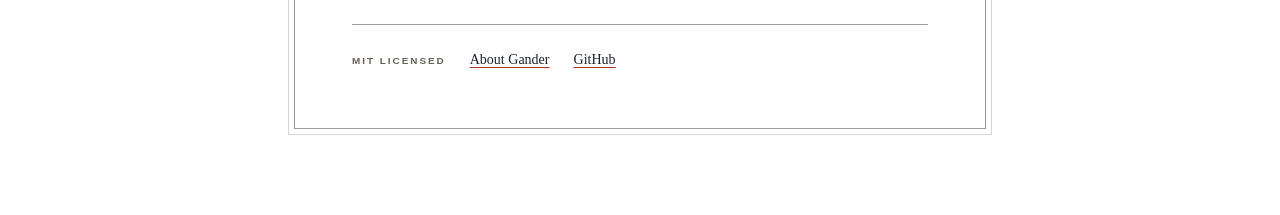
<file: docs/privacy.html>
<!DOCTYPE html>
<html lang="en">
<head>
<meta charset="utf-8">
<meta name="viewport" content="width=device-width, initial-scale=1">
<title>Privacy policy - Gander</title>
<meta name="description" content="Gander collects nothing. It has no internet permission, no ads, no trackers and no analytics. This page says exactly what it keeps on your phone.">
<meta name="theme-color" content="#fcf6eb" media="(prefers-color-scheme: light)">
<meta name="theme-color" content="#0f141a" media="(prefers-color-scheme: dark)">
<meta name="author" content="Arjun Maniyani">
<link rel="canonical" href="https://arjun.maniyani.com/gander/privacy.html">

<meta property="og:type" content="article">
<meta property="og:site_name" content="Gander">
<meta property="og:url" content="https://arjun.maniyani.com/gander/privacy.html">
<meta property="og:title" content="Gander privacy policy: it collects nothing">
<meta property="og:description" content="Gander has no internet permission, no ads, no trackers and no analytics. This page says exactly what it keeps on your phone, and what it cannot do with it.">
<meta property="og:image" content="https://arjun.maniyani.com/gander/social-preview.png">
<meta property="og:image:type" content="image/png">
<meta property="og:image:width" content="1280">
<meta property="og:image:height" content="640">
<meta property="og:image:alt" content="Gander: take a gander at any file. An open source Android viewer for PDF, DOCX, XLSX, PPTX, JPG, MP4, MP3 and Markdown. Zero permissions, no ads or trackers, fully offline.">
<meta name="twitter:card" content="summary_large_image">
<meta name="twitter:title" content="Gander privacy policy: it collects nothing">
<meta name="twitter:description" content="No internet permission, no ads, no trackers, no analytics.">
<meta name="twitter:image" content="https://arjun.maniyani.com/gander/social-preview.png">
<meta name="twitter:image:alt" content="Gander: take a gander at any file. Zero permissions, no ads or trackers, fully offline.">
<!--
  Served at https://arjun.maniyani.com/gander/privacy.html and linked from the
  Play listing. Deliberately self-contained: no webfonts, no analytics, no
  external request of any kind. A privacy policy for an app with no INTERNET
  permission has no business phoning a font CDN and leaking the reader's IP,
  so the type is a system stack and the logo is inline SVG converted from
  app/src/main/res/drawable/ic_launcher_foreground.xml.

  The JSON-LD below is inert data, not a fetch, so it keeps that property. It
  is here so the authorship is machine-readable: without it a crawler sees a
  policy signed by a name it cannot connect to anything.

  The og: and twitter: tags are inert in the same way. A policy is a thing people
  link to when they are arguing about an app, and until now every one of those
  links rendered as a bare URL. The card image is fetched by the scraper at the
  far end and never by a reader's browser, and it is served from this origin
  rather than hot-linked, so the page still makes no third-party request.
-->
<script type="application/ld+json">
{
  "@context": "https://schema.org",
  "@type": "PrivacyPolicy",
  "name": "Gander privacy policy",
  "url": "https://arjun.maniyani.com/gander/privacy.html",
  "about": {
    "@type": "SoftwareApplication",
    "name": "Gander",
    "operatingSystem": "Android 8.0+",
    "applicationCategory": "UtilitiesApplication",
    "author": {
      "@type": "Person",
      "name": "Arjun Maniyani",
      "url": "https://arjun.maniyani.com/",
      "sameAs": ["https://github.com/mokshablr"]
    }
  }
}
</script>
<style>
  /* Matches docs/index.html exactly; the two pages must stay one site. See
     that file for why the light ground is shaped the way it is. */
  :root {
    --desk-top:  #f5e9da;
    --desk-bot:  #d2c9bd;
    --sheet:     transparent;
    --sheet-shadow: none;
    /* Light only. Switched off for the two dark selectors further down, so the
       frozen dark palette keeps its plain top-to-bottom wash. */
    --glow: radial-gradient(300% 60% at 50% -8%,
              rgba(252, 246, 236, 1) 0%,
              rgba(252, 246, 236, 0.92) 20%,
              rgba(252, 246, 236, 0.55) 40%,
              rgba(252, 246, 236, 0.18) 64%,
              rgba(252, 246, 236, 0) 88%);
    /* Translucent, not a tint: the block lifts by a fixed amount above whatever
       the ground is doing behind it, the grain carries straight through, and it
       can never harden into the floating white sheet that got rejected. */
    --card:      rgba(252, 246, 236, 0.34);
    --ink:       #1a222c;
    --ink-soft:  #4d5865;
    --ink-faint: #686258;
    --red:       #af2d18;
    --blue:      #14539f;
    --green:     #2b6b2f;
    --rule:      rgba(26, 34, 44, 0.19);
    --rule-firm: rgba(26, 34, 44, 0.44);
    --grain:     0.055;
    --grain-blend: multiply;
    --logo-shadow: 0 1px 2px rgba(44, 36, 25, 0.24), 0 6px 18px rgba(44, 36, 25, 0.16);
    --doc-face:      #fcf7ee;
    --switch-bg:     #f5ecdf;
    --switch-on-bg:  #1a222c;
    --switch-on-fg:  #f2eade;

    --serif: "Iowan Old Style", "Palatino Linotype", Palatino, "Book Antiqua", Georgia, serif;
    --geo:   Futura, "Century Gothic", "Avenir Next", Avenir, "Trebuchet MS", sans-serif;
    --mono:  ui-monospace, "SF Mono", SFMono-Regular, Menlo, Consolas, monospace;
  }

  /* The dark values appear twice on purpose: once for the OS preference and
     once for an explicit choice from the switcher, because a media query and an
     attribute selector cannot be combined in plain CSS. Keep the two in step. */
  @media (prefers-color-scheme: dark) {
    :root:not([data-theme="light"]) {
      --desk-top:  #161d26;
      --desk-bot:  #0e131a;
      --sheet:     transparent;
      --sheet-shadow: none;
      --card:      #1a222c;
      --ink:       #e7e1d5;
      --ink-soft:  #9ba6b2;
      --ink-faint: #6d7883;
      --red:       #e2795f;
      --blue:      #90caf9;
      --green:     #7fb883;
      --rule:      rgba(231, 225, 213, 0.16);
      --rule-firm: rgba(231, 225, 213, 0.30);
      --grain:     0.05;
      --grain-blend: screen;
      --logo-shadow: 0 1px 2px rgba(0,0,0,0.5), 0 3px 12px rgba(0,0,0,0.35);
      --doc-face:      #ffffff;
      --switch-bg:     #1a222c;
      --switch-on-bg:  #e7e1d5;
      --switch-on-fg:  #0e131a;
    }
  }

  :root[data-theme="dark"] {
    --desk-top:  #161d26;
    --desk-bot:  #0e131a;
    --sheet:     transparent;
    --sheet-shadow: none;
    --card:      #1a222c;
    --ink:       #e7e1d5;
    --ink-soft:  #9ba6b2;
    --ink-faint: #6d7883;
    --red:       #e2795f;
    --blue:      #90caf9;
    --green:     #7fb883;
    --rule:      rgba(231, 225, 213, 0.16);
    --rule-firm: rgba(231, 225, 213, 0.30);
    --grain:     0.05;
    --grain-blend: screen;
    --logo-shadow: 0 1px 2px rgba(0,0,0,0.5), 0 3px 12px rgba(0,0,0,0.35);
    --doc-face:      #ffffff;
    --switch-bg:     #1a222c;
    --switch-on-bg:  #e7e1d5;
    --switch-on-fg:  #0e131a;
  }

  /* The glow is the one thing the two themes do not share, and it is deliberately
     kept out of the blocks above so those stay exactly as they were. Dark is a
     plain vertical wash and has to remain one. */
  @media (prefers-color-scheme: dark) {
    :root:not([data-theme="light"]) { --glow: none; }
  }
  :root[data-theme="dark"] { --glow: none; }

  * { box-sizing: border-box; }

  html { -webkit-text-size-adjust: 100%; }

  body {
    margin: 0;
    /* Belt and braces for viewports narrower than anything testable here.
       clip, not hidden: it makes no scroll container, so the fixed grain
       overlay keeps working. */
    overflow-x: clip;
    padding: clamp(1.5rem, 5vw, 4rem) clamp(1rem, 5vw, 2rem) 5rem;
    /* Two layers, both pinned to the viewport: a wide soft source sitting just
       off the top edge, over the ramp it falls into. The source is far wider
       than it is tall on purpose, so the sheet and the margins sit at almost
       the same brightness at any given height and the ellipse never resolves
       into a shape you can point at. */
    background-image: var(--glow),
                      linear-gradient(to bottom, var(--desk-top), var(--desk-bot));
    background-attachment: fixed;
    color: var(--ink);
    font-family: var(--serif);
    font-size: clamp(16.5px, 0.55rem + 0.55vw, 18.5px);
    line-height: 1.68;
    -webkit-font-smoothing: antialiased;
    text-rendering: optimizeLegibility;
  }

  /* Paper grain. An inline feTurbulence, so still zero requests. */
  body::before {
    content: "";
    position: fixed;
    inset: 0;
    pointer-events: none;
    z-index: 1;
    opacity: var(--grain);
    mix-blend-mode: var(--grain-blend);
    background-image: url("data:image/svg+xml,%3Csvg xmlns='http://www.w3.org/2000/svg' width='180' height='180'%3E%3Cfilter id='n'%3E%3CfeTurbulence type='fractalNoise' baseFrequency='0.82' numOctaves='4' stitchTiles='stitch'/%3E%3C/filter%3E%3Crect width='180' height='180' filter='url(%23n)'/%3E%3C/svg%3E");
  }

  /* ---- the framed document ---- */

  .sheet {
    position: relative;
    max-width: 44rem;
    margin: 0 auto;
    padding: clamp(2rem, 6vw, 4.5rem) clamp(1.25rem, 5vw, 4rem) clamp(2.5rem, 6vw, 4rem);
    background: var(--sheet);
    box-shadow: var(--sheet-shadow);
    z-index: 2;
  }

  /* Two nested hairlines, the social preview's frame. Suppressed on narrow
     screens, where they would crush the measure. */
  .sheet::before,
  .sheet::after {
    content: "";
    position: absolute;
    pointer-events: none;
  }
  .sheet::before { inset: 0;     border: 1px solid var(--rule); }
  .sheet::after  { inset: 6px;   border: 1px solid var(--rule-firm); }

  @media (max-width: 40rem) {
    .sheet::before, .sheet::after { display: none; }
    .sheet { padding-left: 0; padding-right: 0; }
  }

  @media (min-width: 40.001rem) {
    .masthead::before { inset: -1.5rem -1rem 0; }
  }

  /* ---- masthead ---- */

  .masthead {
    position: relative;
    margin-bottom: clamp(2rem, 5vw, 3.25rem);
    padding-bottom: clamp(1.5rem, 3vw, 2rem);
    border-bottom: 1px solid var(--rule-firm);
  }

  /* Ruled-paper motif, 36px pitch as in the social preview, fading out. */
  .masthead::before {
    content: "";
    position: absolute;
    /* Bleeds past the text column on wide screens for a printed-sheet feel.
       Kept inside the box below 40rem: at a 320px viewport the body padding
       resolves to exactly 1rem, so a 1rem bleed lands on the viewport edge
       with nothing to spare. Measured as not overflowing at 500px and up,
       which is as narrow as headless Chrome will lay out. */
    inset: -1.5rem 0 0;
    z-index: -1;
    background-image: repeating-linear-gradient(
      to bottom,
      transparent 0 35px,
      var(--rule) 35px 36px
    );
    -webkit-mask-image: linear-gradient(to bottom, rgba(0,0,0,0.5), transparent 82%);
            mask-image: linear-gradient(to bottom, rgba(0,0,0,0.5), transparent 82%);
  }

  .lockup {
    display: flex;
    align-items: center;
    gap: 0.8rem;
    margin-bottom: clamp(1.5rem, 4vw, 2.5rem);
  }

  .lockup svg {
    width: 42px;
    height: 42px;
    flex: none;
    border-radius: 9px;
    box-shadow: var(--logo-shadow);
  }

  .wordmark {
    font-family: var(--geo);
    font-weight: 700;
    font-size: 1.42rem;
    letter-spacing: -0.035em;
    line-height: 1;
  }

  .eyebrow {
    font-family: var(--geo);
    font-weight: 700;
    font-size: 0.66rem;
    letter-spacing: 0.265em;
    text-transform: uppercase;
    color: var(--ink-soft);
    margin: 0 0 0.7rem;
  }

  .eyebrow .dot { color: var(--red); }

  h1 {
    font-family: var(--geo);
    font-weight: 700;
    font-size: clamp(2.1rem, 1.2rem + 3.6vw, 3.3rem);
    line-height: 1.02;
    letter-spacing: -0.045em;
    margin: 0 0 0.85rem;
    text-wrap: balance;
  }

  .dateline {
    font-family: var(--mono);
    font-size: 0.76rem;
    letter-spacing: 0.02em;
    color: var(--ink-faint);
    margin: 0;
  }

  /* ---- the claim ---- */

  .claim {
    margin: 0 0 1.5rem;
    font-size: clamp(1.34rem, 0.9rem + 1.7vw, 1.78rem);
    line-height: 1.28;
    font-style: italic;
    letter-spacing: -0.012em;
    text-wrap: balance;
  }

  .claim strong { font-style: normal; font-weight: 600; }

  .lede { font-size: 1.06em; }

  /* ---- verify strip ---- */

  .verify {
    margin: 2rem 0 2.5rem;
    padding: 1.35rem 1.5rem 1.4rem;
    background: var(--card);
    border: 1px solid var(--rule);
    border-left: 2px solid var(--red);
  }

  .verify-label {
    font-family: var(--geo);
    font-weight: 700;
    font-size: 0.62rem;
    letter-spacing: 0.22em;
    text-transform: uppercase;
    color: var(--ink-faint);
    margin: 0 0 0.9rem;
  }

  .verify ul { margin: 0; padding: 0; list-style: none; }

  .verify li {
    position: relative;
    padding-left: 1.5rem;
    margin-bottom: 0.6rem;
    font-size: 0.95em;
    line-height: 1.55;
  }

  .verify li:last-child { margin-bottom: 0; }

  .verify li::before {
    content: "";
    position: absolute;
    left: 0;
    top: 0.58em;
    width: 8px;
    height: 8px;
    border: 1.5px solid var(--red);
    border-radius: 2px;
  }

  /* ---- sections ---- */

  section { margin-top: clamp(2.5rem, 6vw, 3.75rem); }

  h2 {
    font-family: var(--geo);
    font-weight: 700;
    font-size: 1.16rem;
    letter-spacing: -0.02em;
    line-height: 1.25;
    margin: 0 0 1rem;
    padding-top: 0.9rem;
    border-top: 1px solid var(--rule-firm);
    display: flex;
    align-items: baseline;
    gap: 0.7rem;
  }

  /* Sized and weighted to read as part of the heading rather than a speck
     beside it. It was already on the heading's baseline; at a third the height
     and regular weight it just looked dropped. */
  h2 .num {
    font-family: var(--mono);
    font-size: 0.9rem;
    font-weight: 700;
    letter-spacing: 0.1em;
    color: var(--red);
    flex: none;
  }

  p { margin: 0 0 1.1rem; }
  section > p:last-child, li > p:last-child { margin-bottom: 0; }

  ul.kept { margin: 0 0 1.1rem; padding: 0; list-style: none; }

  ul.kept li {
    padding: 0.9rem 0 0.95rem 0;
    border-bottom: 1px solid var(--rule);
  }
  ul.kept li:first-child { border-top: 1px solid var(--rule); }

  ul.kept b {
    font-family: var(--geo);
    font-weight: 700;
    font-size: 0.88em;
    letter-spacing: 0.005em;
    display: block;
    margin-bottom: 0.15rem;
  }

  ul.plain { margin: 0 0 1.1rem; padding-left: 1.15rem; }
  ul.plain li { margin-bottom: 0.5rem; }

  code {
    font-family: var(--mono);
    font-size: 0.83em;
    background: var(--card);
    border: 1px solid var(--rule);
    border-radius: 3px;
    padding: 0.08em 0.35em;
  }

  a {
    color: var(--ink);
    text-decoration-color: var(--red);
    text-decoration-thickness: 1px;
    text-underline-offset: 0.18em;
    transition: color 0.15s ease;
  }
  a:hover { color: var(--red); }
  a:focus-visible {
    outline: 2px solid var(--red);
    outline-offset: 3px;
    border-radius: 2px;
  }

  strong { font-weight: 600; }

  /* ---- colophon ---- */

  footer {
    margin-top: clamp(3rem, 7vw, 4.5rem);
    padding-top: 1.4rem;
    border-top: 1px solid var(--rule-firm);
    font-size: 0.85em;
    color: var(--ink-soft);
    display: flex;
    flex-wrap: wrap;
    gap: 0.5rem 1.5rem;
    align-items: baseline;
  }

  footer .mit {
    font-family: var(--geo);
    font-weight: 700;
    font-size: 0.62rem;
    letter-spacing: 0.2em;
    text-transform: uppercase;
    color: var(--ink-faint);
  }

  /* ---- theme switcher ----
     TEMPORARY, for comparing the two palettes during review. To remove it:
     delete this block, the .theme-switch markup, the script at the end of
     the body, and both :root[data-theme="dark"] rules (the token block and
     the --glow: none line), then the media query alone drives the theme
     again exactly as before. */

  .theme-switch {
    position: fixed;
    top: 0.9rem;
    right: 0.9rem;
    z-index: 10;
    display: flex;
    gap: 1px;
    padding: 1px;
    background: var(--rule);
    border: 1px solid var(--rule-firm);
    border-radius: 7px;
    overflow: hidden;
  }

  .theme-switch button {
    font-family: var(--geo);
    font-weight: 700;
    font-size: 0.56rem;
    letter-spacing: 0.15em;
    text-transform: uppercase;
    padding: 0.42rem 0.6rem;
    border: 0;
    cursor: pointer;
    background: var(--switch-bg);
    color: var(--ink-soft);
  }

  .theme-switch button:hover { color: var(--ink); }

  /* Tokens rather than root-scoped overrides: a :root[data-theme] prefix
     outranks [aria-pressed] and was repainting the pressed button's background
     back to the unpressed tone, leaving near-black text on it in dark. */
  .theme-switch button[aria-pressed="true"] {
    background: var(--switch-on-bg);
    color: var(--switch-on-fg);
  }

  .theme-switch button:focus-visible {
    outline: 2px solid var(--red);
    outline-offset: -2px;
  }

  /* ---- motion ----
     Deliberately only the logo and the accent rule. Text is never animated in
     from opacity 0: this page has to stay legible to a Play reviewer, a crawler
     and an archiver, and anything that starts invisible is one failed animation
     away from a blank privacy policy. Decoration can move; the policy cannot. */

  @media (prefers-reduced-motion: no-preference) {
    .lockup svg {
      animation: settle 0.7s cubic-bezier(0.22, 0.68, 0.3, 1) backwards;
    }
    .wordmark {
      animation: slide 0.7s cubic-bezier(0.22, 0.68, 0.3, 1) 0.08s backwards;
    }
    .verify {
      animation: sweep 0.85s cubic-bezier(0.4, 0, 0.2, 1) 0.25s backwards;
    }
  }

  @keyframes settle {
    from { opacity: 0; transform: translateY(-6px) rotate(-7deg); }
    to   { opacity: 1; transform: none; }
  }

  @keyframes slide {
    from { opacity: 0; transform: translateX(-8px); }
    to   { opacity: 1; transform: none; }
  }

  /* Grows the red rule down the verify block rather than fading the text in. */
  @keyframes sweep {
    from { border-left-color: transparent; }
    to   { border-left-color: var(--red); }
  }

  /* ---- print: it is a policy, people print these ---- */

  @media print {
    body {
      background: #fff;
      color: #000;
      font-size: 11pt;
      padding: 0;
    }
    body::before, .masthead::before { display: none; }
    .sheet::before, .sheet::after { display: none; }
    .sheet { max-width: none; padding: 0; background: none; box-shadow: none; }
    .theme-switch { display: none; }
    :root { --doc-face: #ffffff; }
    .verify { border: 1px solid #999; border-left-width: 2px; background: none; }
    a { color: #000; text-decoration: none; }
    a[href^="http"]::after {
      content: " (" attr(href) ")";
      font-family: monospace;
      font-size: 8.5pt;
      word-break: break-all;
    }
    section, footer { break-inside: avoid; }
    h2 { break-after: avoid; }
  }
</style>
</head>
<body>

<!-- TEMPORARY review control, see .theme-switch in the stylesheet for removal -->
<div class="theme-switch" role="group" aria-label="Colour theme">
  <button type="button" data-set="light">Light</button>
  <button type="button" data-set="dark">Dark</button>
  <button type="button" data-set="system">System</button>
</div>

<div class="sheet">

  <header class="masthead">

    <div class="lockup">
      <svg viewBox="18 18 72 72" role="img" aria-label="Gander app icon">
        <rect x="18" y="18" width="72" height="72" rx="16" fill="#F6F1E6"/>
        <g transform="translate(-3.5,-1)">
          <path fill="#262A2E" d="M64.5,50 L64.5,34 C64.5,29.6 63.9,26.6 62.4,25.1 C61.2,23.9 59.6,23.25 57.9,23.3 C55.1,23.4 52.9,25.3 52.3,28.0 L46.6,29.8 C45.9,30.05 45.9,30.75 46.6,30.95 L52.4,32.3 C53.1,34.1 54.7,35.3 56.6,35.6 C57.7,35.8 58.2,36.7 58.2,38.4 L58.2,50 Z"/>
          <g transform="rotate(-22,56.4,31.9)">
            <path fill="#FDFBF5" d="M52.9,31.9 a3.5,2.4 0 1,0 7.0,0 a3.5,2.4 0 1,0 -7.0,0 Z"/>
          </g>
          <path fill="#F6F1E6" d="M55.6,26.2 a1.0,1.0 0 1,0 0.01,0 Z"/>
        </g>
        <g transform="rotate(-16,43,61)">
          <path fill="var(--doc-face)" d="M33,44 h14 l9,9 v22 q0,3 -3,3 h-20 q-3,0 -3,-3 v-28 q0,-3 3,-3 Z"/>
          <path fill="#C9CFD6" d="M47,44 l9,9 h-9 Z"/>
          <path fill="#1565C0" d="M35,52 h9 v9 h-9 Z"/>
          <path fill="#D9DEE5" d="M35,65 h16 v3 h-16 Z"/>
          <path fill="#D9DEE5" d="M35,71 h12 v3 h-12 Z"/>
        </g>
        <g transform="rotate(14,65,61)">
          <path fill="var(--doc-face)" d="M55,44 h14 l9,9 v22 q0,3 -3,3 h-20 q-3,0 -3,-3 v-28 q0,-3 3,-3 Z"/>
          <path fill="#C9CFD6" d="M69,44 l9,9 h-9 Z"/>
          <path fill="#2E7D32" d="M57,52 h9 v9 h-9 Z"/>
          <path fill="#D9DEE5" d="M57,65 h16 v3 h-16 Z"/>
          <path fill="#D9DEE5" d="M57,71 h12 v3 h-12 Z"/>
        </g>
        <g transform="rotate(-2,54,54)">
          <path fill="var(--doc-face)" d="M44,37 h14 l9,9 v22 q0,3 -3,3 h-20 q-3,0 -3,-3 v-28 q0,-3 3,-3 Z"/>
          <path fill="#C9CFD6" d="M58,37 l9,9 h-9 Z"/>
          <path fill="#D32F2F" d="M46,45 h9 v9 h-9 Z"/>
          <path fill="#D9DEE5" d="M46,58 h16 v3 h-16 Z"/>
          <path fill="#D9DEE5" d="M46,64 h12 v3 h-12 Z"/>
        </g>
      </svg>
      <span class="wordmark">Gander</span>
    </div>

    <p class="eyebrow">Privacy <span class="dot">&middot;</span> Policy</p>
    <h1>What Gander knows about you</h1>
    <p class="dateline">Last updated 17 September 2026</p>

  </header>

  <p class="claim"><strong>Nothing.</strong> That is the whole answer, and the rest
  of this page is just showing my working.</p>

  <p class="lede">Gander is an Android file viewer. It opens documents, photos, video
  and audio on your phone and shows them to you. That is the whole app.</p>

  <p>There is no analytics, no advertising, no tracking, no crash reporting and no
  account. Gander does not hold the <code>INTERNET</code> permission, so it cannot
  send anything anywhere even if it tried.</p>

  <div class="verify">
    <p class="verify-label">You do not have to take my word for it</p>
    <ul>
      <li>The app requests <strong>no permissions at all</strong>. Your phone will
      confirm this: Settings &gt; Apps &gt; Gander &gt; Permissions.</li>
      <li>Without the <code>INTERNET</code> permission there is no mechanism by which
      a file could leave your device. Not a promise, a missing capability.</li>
      <li>The source is public and MIT licensed at
      <a href="https://github.com/mokshablr/gander">github.com/mokshablr/gander</a>,
      so anyone can check both claims against the code.</li>
    </ul>
  </div>

  <section>
    <h2><span class="num">01</span> What Gander keeps on your phone</h2>

    <p>All of it lives in the app's own private storage on the device:</p>

    <ul class="kept">
      <li>
        <b>Recent files</b>
        For each file you open through the picker: its name, the system reference to
        it, and when you opened it. Up to 25 entries. Long-press one to remove it.
      </li>
      <li>
        <b>Reading position</b>
        For each PDF you leave part-way through: the page you were on, and when. It is
        filed under a fingerprint of the file's contents, not its name or where it is
        kept. Up to 100 documents. It stays on this phone, even when you move to a new
        one.
      </li>
      <li>
        <b>Folder access</b>
        When you add a folder, Android remembers that you granted Gander read access
        to it. Gander can see nothing outside the folders and files you hand it.
        Long-press a folder to take the access back.
      </li>
      <li>
        <b>Thumbnails</b>
        Small previews, about 192 pixels, made from a photo, the first frame of a
        video, or the first page of a PDF. These sit in the app's cache.
      </li>
    </ul>

    <p>Two smaller things go in the cache as well: text you share into Gander from
    another app is written to a temporary file so the viewer can read it, and one of
    the bundled rendering libraries sets a housekeeping flag. Neither holds a copy of
    your documents.</p>

    <p>None of this is transmitted anywhere. I never see it.</p>

    <p>Gander also opts out of Android's cloud backup, so none of the above reaches
    Google's servers. Android's direct device-to-device transfer is a separate
    mechanism that the setting does not cover, so the recents list can travel to a
    new phone that way; reading positions cannot, because they are held in storage
    Android never copies. It would be of little use either way: the folder
    permissions the recents list points at do not survive being restored onto
    another phone.</p>
  </section>

  <section>
    <h2><span class="num">02</span> The files you open</h2>

    <p>Gander reads a file only when you point it at one, through the system picker,
    a folder you granted, or "Open with" from another app. PDFs, Word, Excel and
    PowerPoint files are rendered on the device by open source libraries bundled
    inside the app. Nothing is uploaded, converted in the cloud, or seen by anyone
    but you.</p>

    <p>The Share button hands the open file to whichever app you choose. That is your
    action sending your file where you asked it to go. Gander's part ends at opening
    the share sheet.</p>
  </section>

  <section>
    <h2><span class="num">03</span> Deleting it</h2>

    <p>There is no server, so there is nothing to ask me to delete. It is all yours
    to remove:</p>

    <ul class="plain">
      <li><strong>Thumbnails and temporary files:</strong> Settings &gt; Apps &gt;
      Gander &gt; Storage &gt; Clear cache.</li>
      <li><strong>Everything, including recents, reading positions and folder access:</strong>
      Settings &gt; Apps &gt; Gander &gt; Storage &gt; Clear storage.</li>
      <li><strong>Uninstalling</strong> removes the lot.</li>
    </ul>
  </section>

  <section>
    <h2><span class="num">04</span> Children</h2>

    <p>Gander is a general-purpose utility. It is not directed at children, and since
    it collects no data from anyone, it collects none from children either.</p>
  </section>

  <section>
    <h2><span class="num">05</span> Changes</h2>

    <p>If any of this changes, I will update this page and the date at the top, and
    say what changed in the release notes.</p>
  </section>

  <section>
    <h2><span class="num">06</span> Contact</h2>

    <p>Gander is made by <a href="https://arjun.maniyani.com/">Arjun Maniyani</a>.
    Questions about privacy, or anything else, go here:
    <a href="https://github.com/mokshablr/gander/issues">github.com/mokshablr/gander/issues</a>.</p>
  </section>

  <footer>
    <span class="mit">MIT licensed</span>
    <!-- index.html, not "./": a bare directory link only resolves to the page
         when a server applies its DirectoryIndex, and shows a file listing when
         the page is opened straight off disk. -->
    <span><a href="index.html">About Gander</a></span>
    <span><a href="https://github.com/mokshablr/gander">GitHub</a></span>
  </footer>

</div>

<!-- TEMPORARY, with the switcher. No storage of any kind: the choice lasts
     until the page is reloaded. A privacy policy that says nothing is kept has
     no business keeping a theme preference to say it with. -->
<script>
(function () {
  var root = document.documentElement;
  var buttons = document.querySelectorAll(".theme-switch button");

  function apply(choice) {
    if (choice === "light" || choice === "dark") root.setAttribute("data-theme", choice);
    else { root.removeAttribute("data-theme"); choice = "system"; }
    for (var i = 0; i < buttons.length; i++) {
      buttons[i].setAttribute("aria-pressed", buttons[i].dataset.set === choice);
    }
  }

  for (var i = 0; i < buttons.length; i++) {
    buttons[i].addEventListener("click", function () { apply(this.dataset.set); });
  }

  apply("system");
})();
</script>

</body>
</html>
</file>
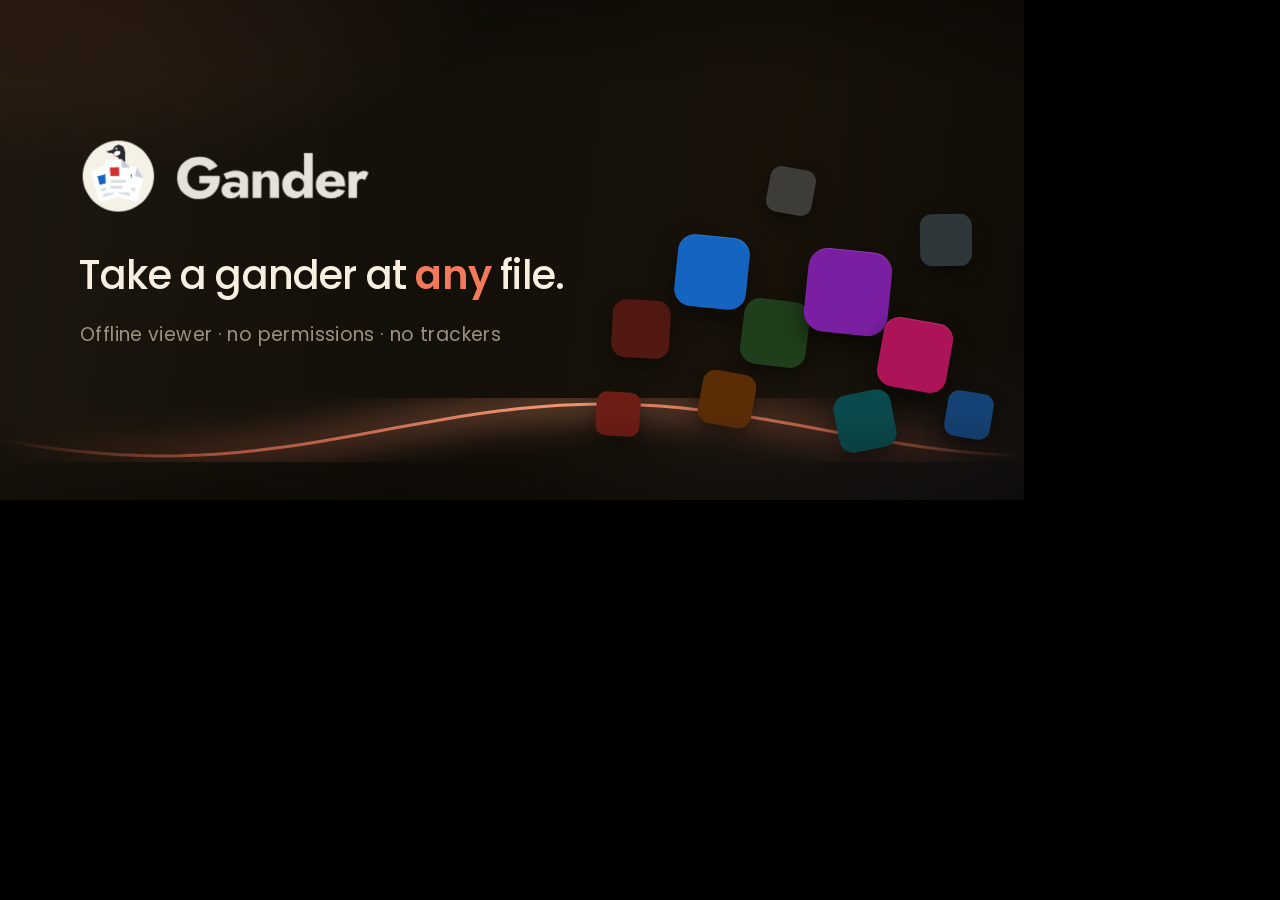
<file: scripts/screenshots/store-art/fg.html>
<!doctype html><html><head><meta charset="utf-8">
<link href="https://fonts.googleapis.com/css2?family=Poppins:wght@400;500;600&display=block" rel="stylesheet">
<style>*{box-sizing:border-box;margin:0} body{background:#000}
.fg{position:relative;width:1024px;height:500px;overflow:hidden;font-family:Poppins,sans-serif;
 background:radial-gradient(720px 430px at 8% -18%, rgba(242,121,90,.17), transparent 62%),
  radial-gradient(780px 470px at 90% 126%, rgba(120,150,210,.10), transparent 62%),
  linear-gradient(97deg,#1C160E 0%,#131009 42%,#181209 72%,#100C07 100%);}
.lock{position:absolute;left:76px;top:132px;width:306px;z-index:6}
.tag{position:absolute;left:78px;top:252px;z-index:6;color:#F8EFE0;font-size:40px;font-weight:500;
  letter-spacing:-.02em;line-height:1.18}
.tag b{color:#F2795A;font-weight:600}
.sub{position:absolute;left:80px;top:320px;z-index:6;color:#9C9080;font-size:19px;letter-spacing:.02em}
.vig{position:absolute;inset:0;z-index:9;pointer-events:none;
  background:linear-gradient(to bottom, rgba(0,0,0,.26), transparent 18%, transparent 82%, rgba(0,0,0,.32))}
</style></head><body><div class="fg"><svg style="position:absolute;left:0;top:0;z-index:3" width="1024" height="500">
 <defs><linearGradient id="f" x1="0" y1="0" x2="1" y2="0">
  <stop offset="0%" stop-color="#F2795A" stop-opacity="0"/><stop offset="22%" stop-color="#F2795A" stop-opacity=".8"/>
  <stop offset="55%" stop-color="#FF9E7A" stop-opacity="1"/><stop offset="86%" stop-color="#F2795A" stop-opacity=".65"/>
  <stop offset="100%" stop-color="#F2795A" stop-opacity="0"/></linearGradient>
  <filter id="s"><feGaussianBlur stdDeviation="15"/></filter></defs>
 <path d="M 0,440.1 L 20,443.4 L 40,446.5 L 60,449.2 L 80,451.5 L 100,453.3 L 120,454.7 L 140,455.6 L 160,456.0 L 180,455.8 L 200,455.1 L 220,453.9 L 240,452.3 L 260,450.1 L 280,447.6 L 300,444.7 L 320,441.5 L 340,438.0 L 360,434.4 L 380,430.7 L 400,427.0 L 420,423.4 L 440,419.9 L 460,416.6 L 480,413.5 L 500,410.8 L 520,408.5 L 540,406.7 L 560,405.3 L 580,404.4 L 600,404.0 L 620,404.2 L 640,404.9 L 660,406.1 L 680,407.7 L 700,409.9 L 720,412.4 L 740,415.3 L 760,418.5 L 780,422.0 L 800,425.6 L 820,429.3 L 840,433.0 L 860,436.6 L 880,440.1 L 900,443.4 L 920,446.5 L 940,449.2 L 960,451.5 L 980,453.3 L 1000,454.7 L 1020,455.6" fill="none" stroke="url(#f)" stroke-width="36" opacity=".30" filter="url(#s)"/>
 <path d="M 0,440.1 L 20,443.4 L 40,446.5 L 60,449.2 L 80,451.5 L 100,453.3 L 120,454.7 L 140,455.6 L 160,456.0 L 180,455.8 L 200,455.1 L 220,453.9 L 240,452.3 L 260,450.1 L 280,447.6 L 300,444.7 L 320,441.5 L 340,438.0 L 360,434.4 L 380,430.7 L 400,427.0 L 420,423.4 L 440,419.9 L 460,416.6 L 480,413.5 L 500,410.8 L 520,408.5 L 540,406.7 L 560,405.3 L 580,404.4 L 600,404.0 L 620,404.2 L 640,404.9 L 660,406.1 L 680,407.7 L 700,409.9 L 720,412.4 L 740,415.3 L 760,418.5 L 780,422.0 L 800,425.6 L 820,429.3 L 840,433.0 L 860,436.6 L 880,440.1 L 900,443.4 L 920,446.5 L 940,449.2 L 960,451.5 L 980,453.3 L 1000,454.7 L 1020,455.6" fill="none" stroke="url(#f)" stroke-width="3" stroke-linecap="round" opacity=".92"/>
</svg><div style="position:absolute;left:612px;top:300px;width:58px;height:58px;background:#521912;border-radius:14px;transform:rotate(2.9deg);z-index:5;box-shadow:0 8px 18px rgba(0,0,0,.42);"></div><div style="position:absolute;left:676px;top:236px;width:72px;height:72px;background:#1565C0;border-radius:17px;transform:rotate(5.8deg);z-index:5;box-shadow:inset 0 1px 0 rgba(255,255,255,.12),0 10px 22px rgba(0,0,0,.5);"></div><div style="position:absolute;left:742px;top:300px;width:66px;height:66px;background:#203e1b;border-radius:16px;transform:rotate(7.1deg);z-index:5;box-shadow:0 8px 18px rgba(0,0,0,.42);"></div><div style="position:absolute;left:700px;top:372px;width:54px;height:54px;background:#5b2d06;border-radius:13px;transform:rotate(10.6deg);z-index:5;box-shadow:0 8px 18px rgba(0,0,0,.42);"></div><div style="position:absolute;left:806px;top:250px;width:84px;height:84px;background:#7B1FA2;border-radius:20px;transform:rotate(5.8deg);z-index:5;box-shadow:inset 0 1px 0 rgba(255,255,255,.12),0 10px 22px rgba(0,0,0,.5);"></div><div style="position:absolute;left:880px;top:320px;width:70px;height:70px;background:#AD1457;border-radius:16px;transform:rotate(10.1deg);z-index:5;box-shadow:inset 0 1px 0 rgba(255,255,255,.12),0 10px 22px rgba(0,0,0,.5);"></div><div style="position:absolute;left:836px;top:392px;width:58px;height:58px;background:#0b4a4c;border-radius:14px;transform:rotate(-11.3deg);z-index:5;box-shadow:0 8px 18px rgba(0,0,0,.42);"></div><div style="position:absolute;left:920px;top:214px;width:52px;height:52px;background:#2e3739;border-radius:12px;transform:rotate(-0.8deg);z-index:5;box-shadow:0 8px 18px rgba(0,0,0,.42);"></div><div style="position:absolute;left:768px;top:168px;width:46px;height:46px;background:#3e3c39;border-radius:11px;transform:rotate(10.6deg);z-index:5;box-shadow:0 8px 18px rgba(0,0,0,.42);"></div><div style="position:absolute;left:596px;top:392px;width:44px;height:44px;background:#6e1d15;border-radius:10px;transform:rotate(3.6deg);z-index:5;box-shadow:0 8px 18px rgba(0,0,0,.42);"></div><div style="position:absolute;left:946px;top:392px;width:46px;height:46px;background:#154274;border-radius:11px;transform:rotate(9.6deg);z-index:5;box-shadow:0 8px 18px rgba(0,0,0,.42);"></div>
<img class="lock" src="lockup.png">
<div class="tag">Take a gander at <b>any</b> file.</div>
<div class="sub">Offline viewer &middot; no permissions &middot; no trackers</div>
<div class="vig"></div></div></body></html>
</file>
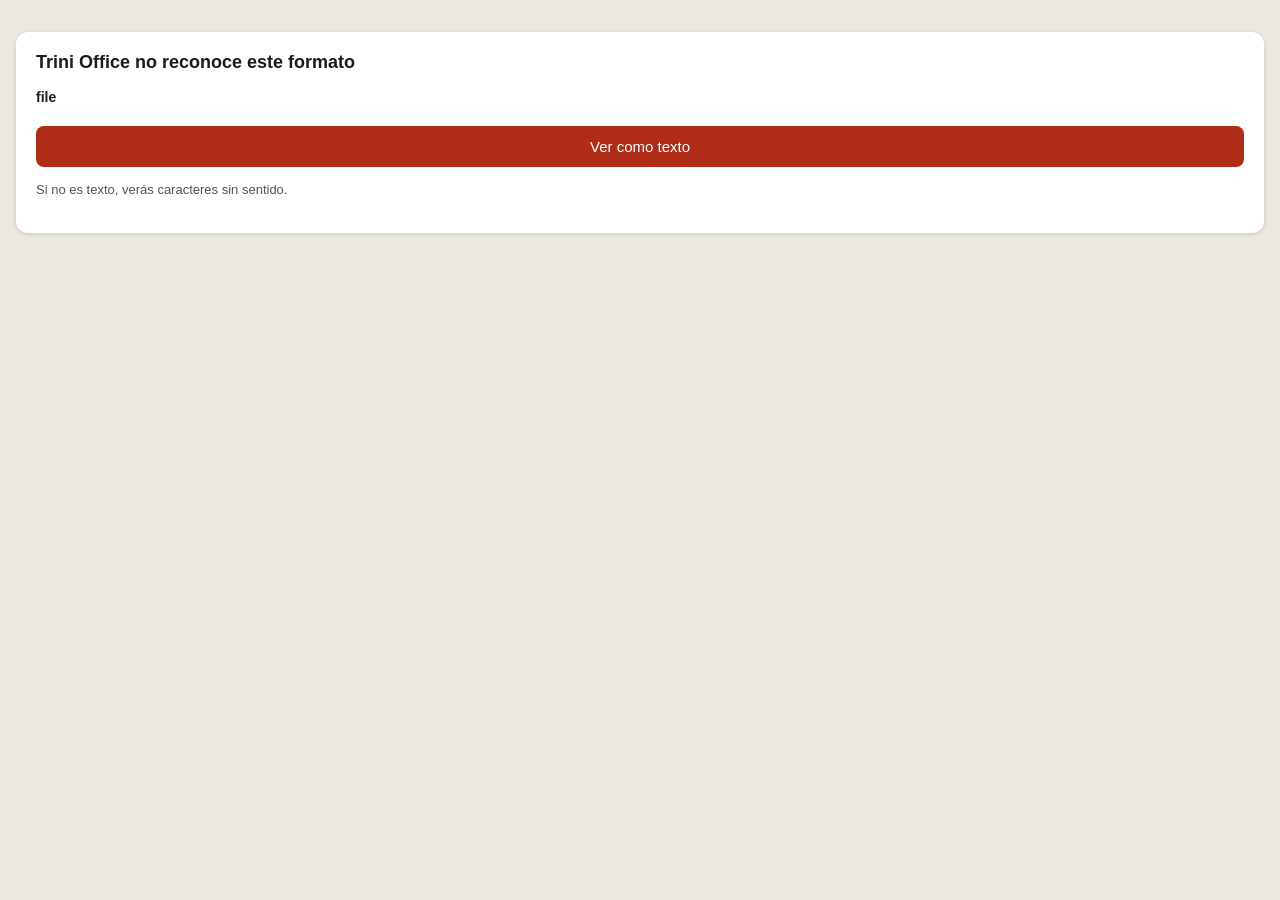
<file: app/src/main/assets/viewer/unsupported.html>
<!DOCTYPE html>
<html>
<head>
<meta charset="utf-8">
<meta name="viewport" content="width=device-width, initial-scale=1">
<title>Formato desconocido</title>
<link rel="stylesheet" href="app.css">
<style>
  .card {
    margin: 32px 16px;
    padding: 20px;
    border-radius: 12px;
    background: var(--vw-card);
    box-shadow: 0 1px 4px var(--vw-shadow);
    color: var(--vw-ink);
  }
  .card h2 { margin: 0 0 8px; font-size: 18px; }
  .card .fname { font-weight: 600; word-break: break-all; }
  .card p { font-size: 14px; line-height: 1.5; }
  .as-text {
    display: block;
    width: 100%;
    margin: 18px 0 8px;
    padding: 12px 16px;
    border: 0;
    border-radius: 8px;
    background: var(--vw-accent);
    color: var(--vw-accent-ink);
    font: 500 15px Roboto, -apple-system, "Segoe UI", sans-serif;
  }
  .as-text:active { background: #8a2413; }
  .card .caveat { font-size: 13px; opacity: 0.75; }

  /* Nothing here is a document, it is all chrome, so all of it turns over. */
  @media (prefers-color-scheme: dark) {
    .card { background: #221F19; color: var(--vw-ink); box-shadow: 0 1px 4px var(--vw-shadow); }
    .as-text:active { background: #E09883; }
  }
</style>
</head>
<body>
<div class="card">
  <h2>Trini Office no reconoce este formato</h2>
  <p class="fname" id="fname"></p>
  <p id="hint"></p>
  <button type="button" class="as-text" id="asText" aria-describedby="caveat">Ver como texto</button>
  <p class="caveat" id="caveat">Si no es texto, verás caracteres sin sentido.</p>
</div>
<script src="app.js"></script>
<script>
document.getElementById("fname").textContent = vwName;
var hint = document.getElementById("hint");
if (vwExt === "doc" || vwExt === "ppt") {
  hint.textContent =
    "Es un formato antiguo de Office (." + vwExt + "). Si lo vuelves a guardar como ." +
    (vwExt === "doc" ? "docx" : "pptx") + ", Trini Office puede mostrarlo.";
} else {
  // Nothing useful to add; leave the card to the action below
  hint.style.display = "none";
}

document.getElementById("asText").addEventListener("click", function () {
  location.replace(
    "text.html?name=" + encodeURIComponent(vwName) + "&ext=" + encodeURIComponent(vwExt)
  );
});
</script>
</body>
</html>
</file>
<file: app/src/main/assets/viewer/app.css>
/*
 * The palette, once.
 *
 * These are the app's own roles, and every viewer that links this file reads them
 * rather than retyping the hex. Before this they were hand-copied into five pages,
 * which is how text.html and md.html came to keep a cool ground under a warm card:
 * the shared rule moved and their own copy did not. A viewer that wants a different
 * ground now sets the token, so the card, the accent and the ink follow it.
 *
 * pdf.html, pptx.html and imgweb.html paint their own and are still left alone.
 */
:root {
  --vw-ground: #ECE8DF;
  --vw-card: #ffffff;
  --vw-ink: #1E1B15;
  --vw-accent: #af2d18;
  --vw-accent-ink: #ffffff;
  --vw-error: #fdecea;
  --vw-error-ink: #8c1d18;
  --vw-shadow: rgba(0, 0, 0, 0.15);

  /*
   * How many CSS px a page is laid out at for each one the phone shows.
   *
   * A viewer that declares width=device-width is laid out at the screen's own width and
   * this is 1. A viewer that declares no viewport meta lets the WebView use its 980 px
   * default, and loadWithOverviewMode zooms that down to fit: about 0.42x on a 411 dp
   * phone, 0.37x on a 360 dp one. That zoom is what keeps a PDF page or a slide sharp
   * and it costs a document nothing. It costs the card below everything: the 15px there
   * arrives at about 6 dp and the 420px cap at under half the screen, so the sentence
   * that is the only thing on the screen is the one thing on it nobody can read.
   *
   * So the card multiplies every measurement back up by this, and the five viewers with
   * no viewport meta - pdf, docx, pptx, xlsx and imgweb - set it to 980/360 rounded up.
   * Sized for the narrowest phone, so a wide one gets a card that is a little generous
   * rather than one nobody can read. Written as calc() against the dp the card would
   * otherwise use, so the relationship stays legible instead of arriving as
   * pre-multiplied constants that look picked out of the air.
   *
   * A WebView without custom properties drops each calc() and keeps the plain px beside
   * it, which is the small card, not a broken one. That is Chromium below 49, and
   * minSdk 26 shipped with 58.
   */
  --vw-zoom: 1;
}

html, body {
  margin: 0;
  padding: 0;
  font-family: Roboto, -apple-system, "Segoe UI", sans-serif;
}

/*
 * Deliberately on body and not on html. The root element's background paints the
 * whole viewport, so while html carried this grey, any viewer that recoloured
 * only body left this showing below a document shorter than the screen. Set on
 * body alone the browser propagates it to the viewport itself, which fills at any
 * content height, so a page overriding body is enough and no viewer has to
 * remember to restate html.
 */
body {
  /* Plain value first, token second. pdf.html notes that a WebView without custom
     properties "gets app.css back": that is only true while app.css itself still says
     something such an engine can read, so every token here is preceded by the literal
     it resolves to in the light theme. An engine that understands var() takes the
     second declaration; one that does not drops it and keeps the first. */
  background: #ECE8DF;
  background: var(--vw-ground);
}

/*
 * The card: the line a reader looks at while a document is being built, and afterwards
 * the place an error or a password prompt arrives in.
 *
 * In the middle of the screen rather than in the flow at the top of it. Nothing else is
 * on the screen while a document is rendering, and a card sitting 24 px down an empty
 * page reads as a notice about something else rather than as the state of the screen.
 * Fixed, so that one rule also covers the message that arrives after a document is
 * already up: an error inserted at the top of the flow of a document the reader has
 * scrolled some way into is an error nobody ever sees.
 *
 * A fixed box is placed against the initial containing block, which is the layout the
 * WebView zooms to fit, so this lands in the middle of the screen at the scale the
 * reader is looking at. That block is also what 100vh reports. The two come apart only
 * once content overflows the layout width - see vwFitHeight() in app.js - and while
 * this is on screen there is no content.
 *
 * z-index because it is now a positioned box among other positioned boxes. A PDF page
 * is position: relative and pptxjs writes a z-index on to every shape it lays out, and
 * both of those come after this in tree order, so without a number they paint over it.
 */
.vw-status {
  position: fixed;
  z-index: 1000;
  top: 50%;
  transform: translateY(-50%);
  /* The gutter on the insets and the centring on the margins, deliberately. Stated as
     margins instead, a card narrow enough for its max-width to bind would be
     over-constrained and would sit against the left edge rather than in the middle. */
  left: 14px;
  left: calc(14px * var(--vw-zoom));
  right: 14px;
  right: calc(14px * var(--vw-zoom));
  margin: 0 auto;
  box-sizing: border-box;
  max-width: 420px;
  max-width: calc(420px * var(--vw-zoom));
  /* A guard rather than a layout. Centring cuts a card taller than the screen off at
     both ends at once, and a fixed box is not something the page can be scrolled to. */
  max-height: 100vh;
  overflow-y: auto;
  padding: 14px 18px;
  padding: calc(14px * var(--vw-zoom)) calc(18px * var(--vw-zoom));
  border-radius: 10px;
  border-radius: calc(10px * var(--vw-zoom));
  background: #ffffff;
  background: var(--vw-card);
  color: #1E1B15;
  color: var(--vw-ink);
  font-size: 15px;
  font-size: calc(15px * var(--vw-zoom));
  text-align: center;
  box-shadow: 0 1px 4px rgba(0, 0, 0, 0.15);
  box-shadow: 0 1px 4px var(--vw-shadow);
}

/*
 * The card a page opens with, held back before it appears.
 *
 * A document that opened quickly used to show the card for a moment and then drop it, which
 * reads as a flash rather than as progress. Measured on a Nothing Phone 2 over DevTools, from
 * the card first painting to the card going, cold start included: an ordinary PDF 80 to 330
 * ms, a Word document 50 to 125, a spreadsheet, a Markdown file or a text file under 50. A
 * document that arrives inside the hold now goes straight to the screen.
 *
 * 700 ms, and the floor under it is pptx.html rather than any renderer. It looks for the
 * slides every 500 ms, so a deck cannot dismiss its card sooner than that however fast it
 * rendered, and the deck measured sat between 460 and 490. A hold shorter than the poll shows
 * the card on every deck for a blink. The largest file measured, a 17 MB PDF read in ranges,
 * took 585 to 680 ms warm and 880 cold: no card while the app is running, a short one from
 * a cold start.
 *
 * Hidden for the whole duration rather than delayed and then changed: from and to are the
 * same keyframe, so the card is hidden throughout and afterwards is whatever .vw-status says,
 * with no fill mode or zero duration to depend on. visibility rather than opacity, so a card
 * that has not appeared is not read out either.
 *
 * On a class of the markup's own and not on .vw-status. Everything a script puts in the card
 * writes className afresh, which drops this: an error, the password prompt, and "Opening
 * document…" once the password is entered. All three should arrive at once, the first
 * because it is not progress and the other two because they answer a tap.
 */
.vw-wait {
  animation: vw-wait 700ms;
}

@keyframes vw-wait {
  from, to { visibility: hidden; }
}

.vw-error {
  background: #fdecea;
  background: var(--vw-error);
  color: #8c1d18;
  color: var(--vw-error-ink);
  text-align: left;
}

.vw-error .vw-error-title {
  font-weight: 600;
  margin-bottom: 6px;
  margin-bottom: calc(6px * var(--vw-zoom));
}

.vw-error .vw-error-detail {
  font-size: 13px;
  font-size: calc(13px * var(--vw-zoom));
  opacity: 0.85;
  word-break: break-word;
}

/*
 * Night, for every viewer that does not paint its own.
 *
 * Verified first that this media query fires at all: a WebView reports the host app's
 * theme through it with no setting to turn on, which is why md.html and text.html have
 * worked since they were written. The values are the app's own night roles, so passing
 * from the file list into a document does not change temperature.
 *
 * pdf.html, pptx.html and imgweb.html paint their own dark ground and are left alone.
 * The document itself stays as the document: a Word page is paper and is white at
 * midnight too. Turning the contents over is a separate thing and is asked for
 * separately: night mode, issue #19, which lives in pdf.html because it is a colour
 * matrix over the finished page rather than anything a stylesheet can say.
 */
@media (prefers-color-scheme: dark) {
  :root {
    --vw-ground: #17130A;
    --vw-card: #2D2A23;
    --vw-ink: #E7E2D9;
    --vw-accent: #FFB39E;
    --vw-accent-ink: #650B00;
    --vw-error: #8C1D18;
    --vw-error-ink: #F9DEDC;
    --vw-shadow: rgba(0, 0, 0, 0.5);
  }
}
</file>
